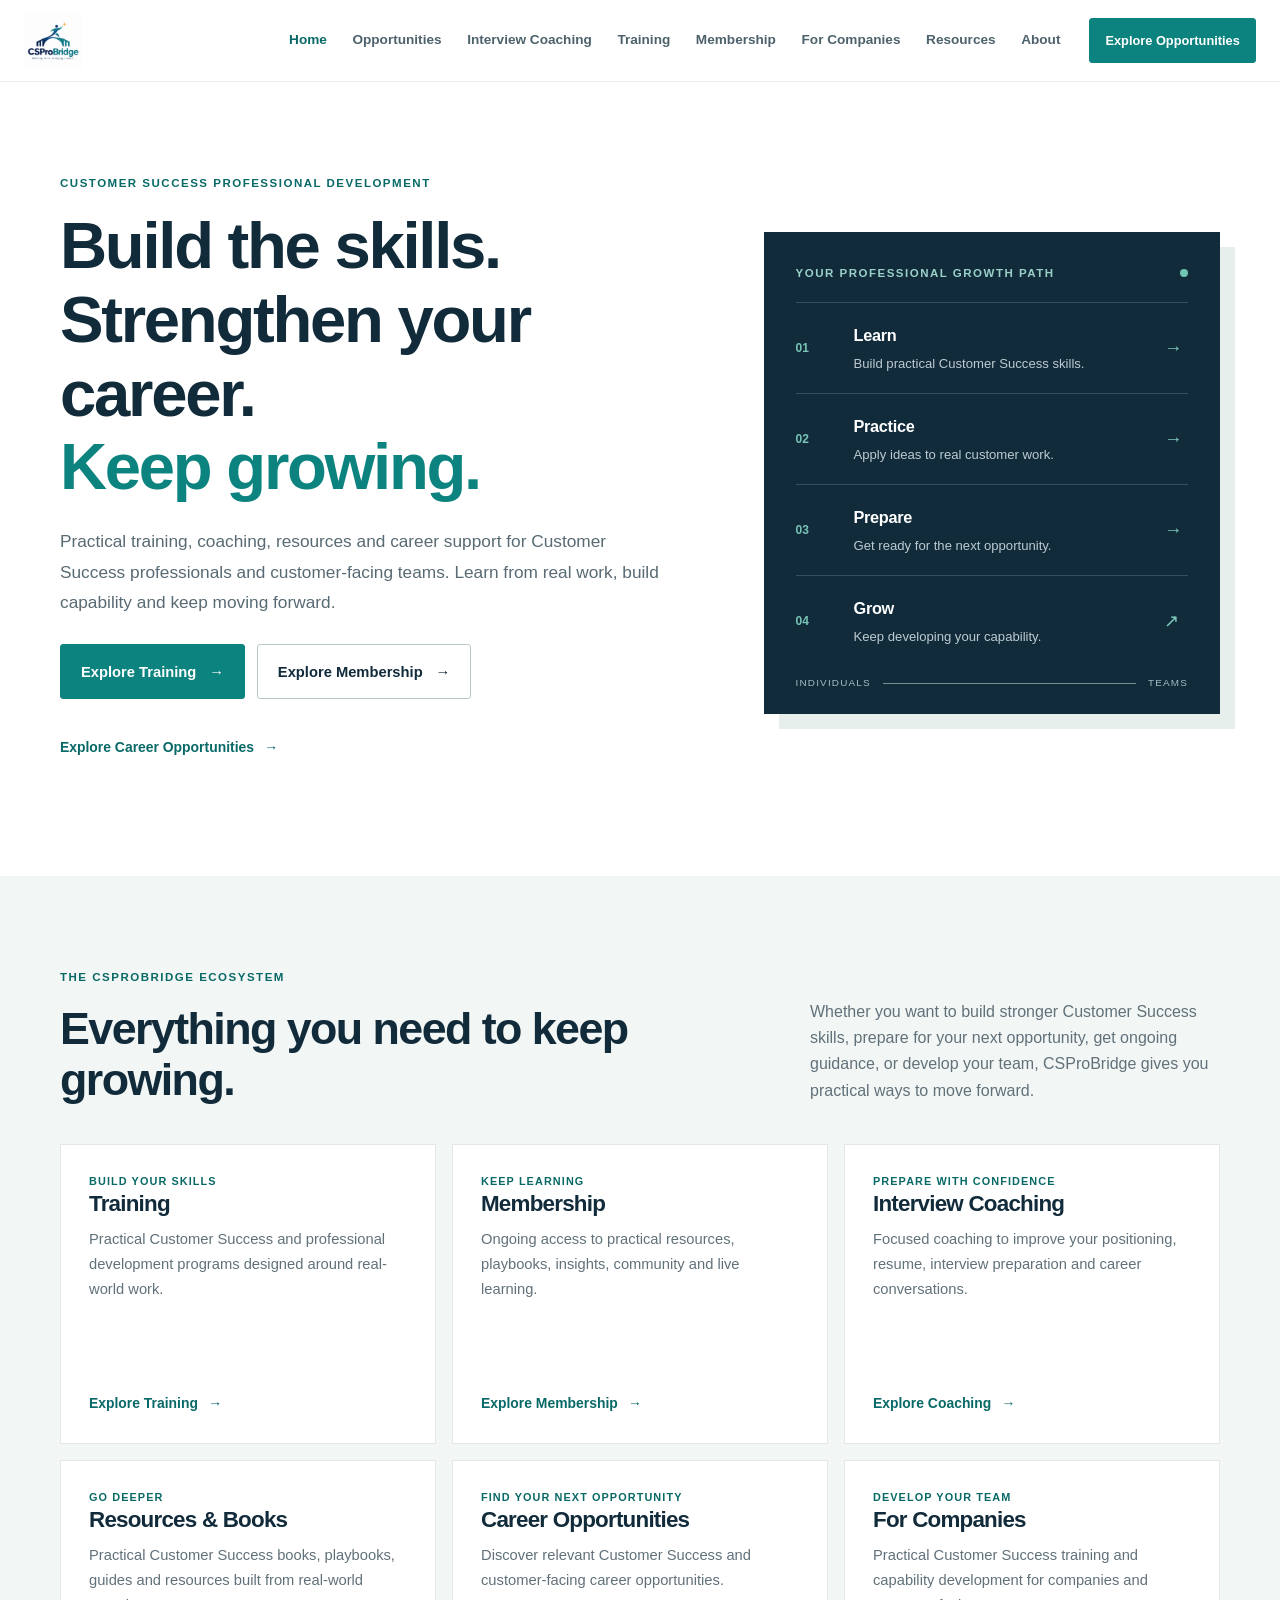
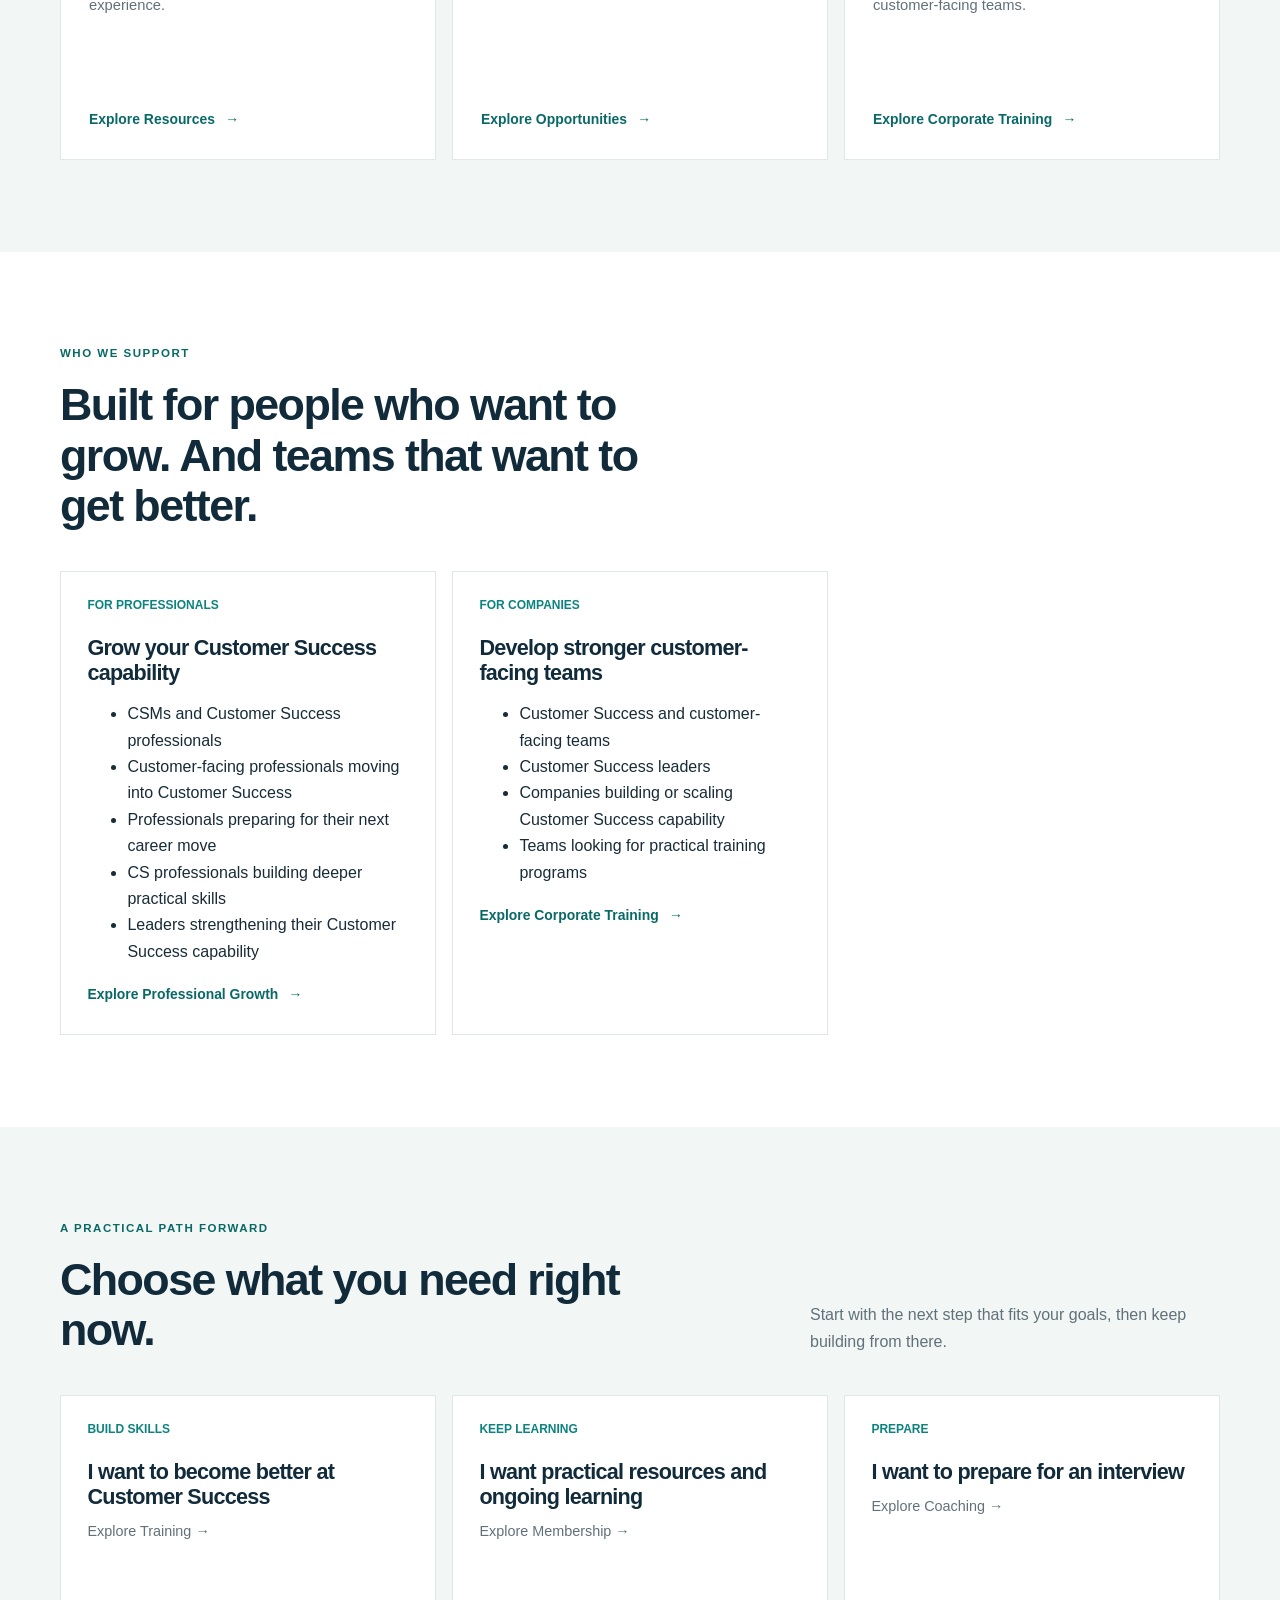
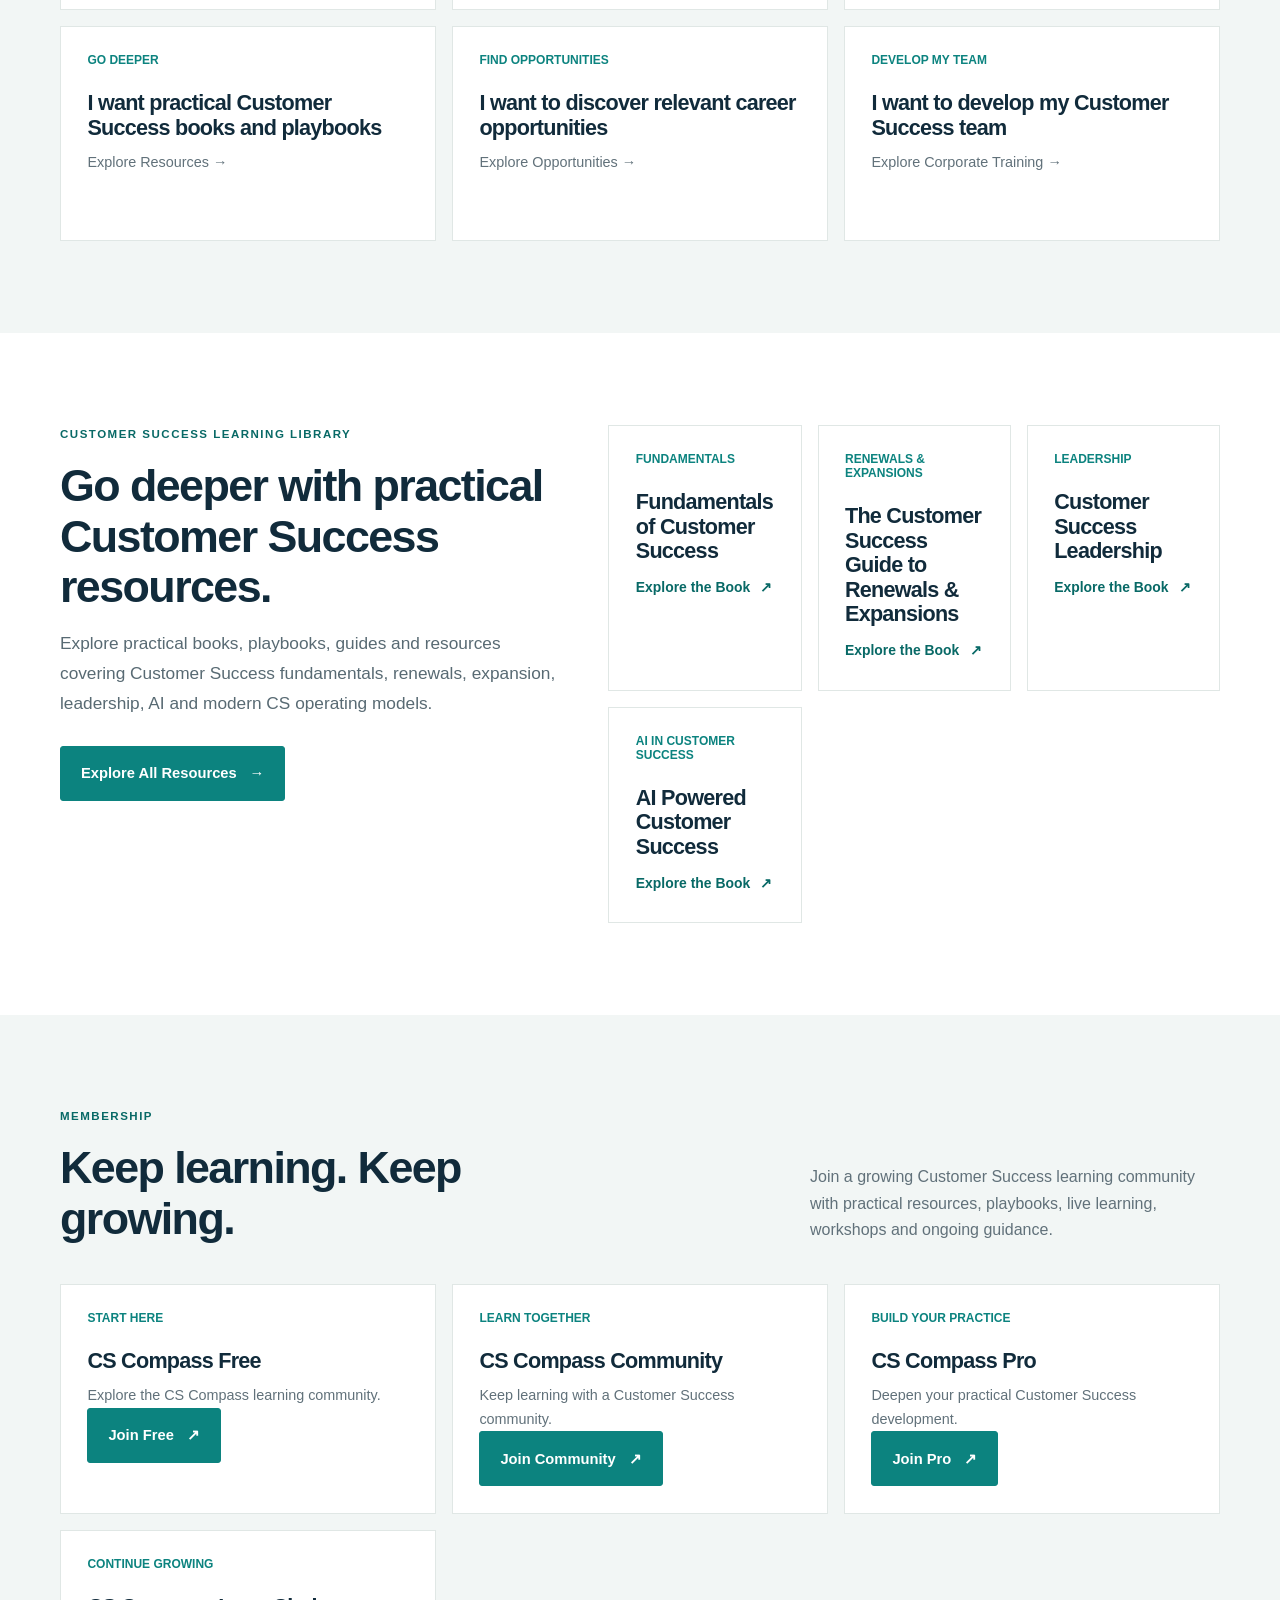
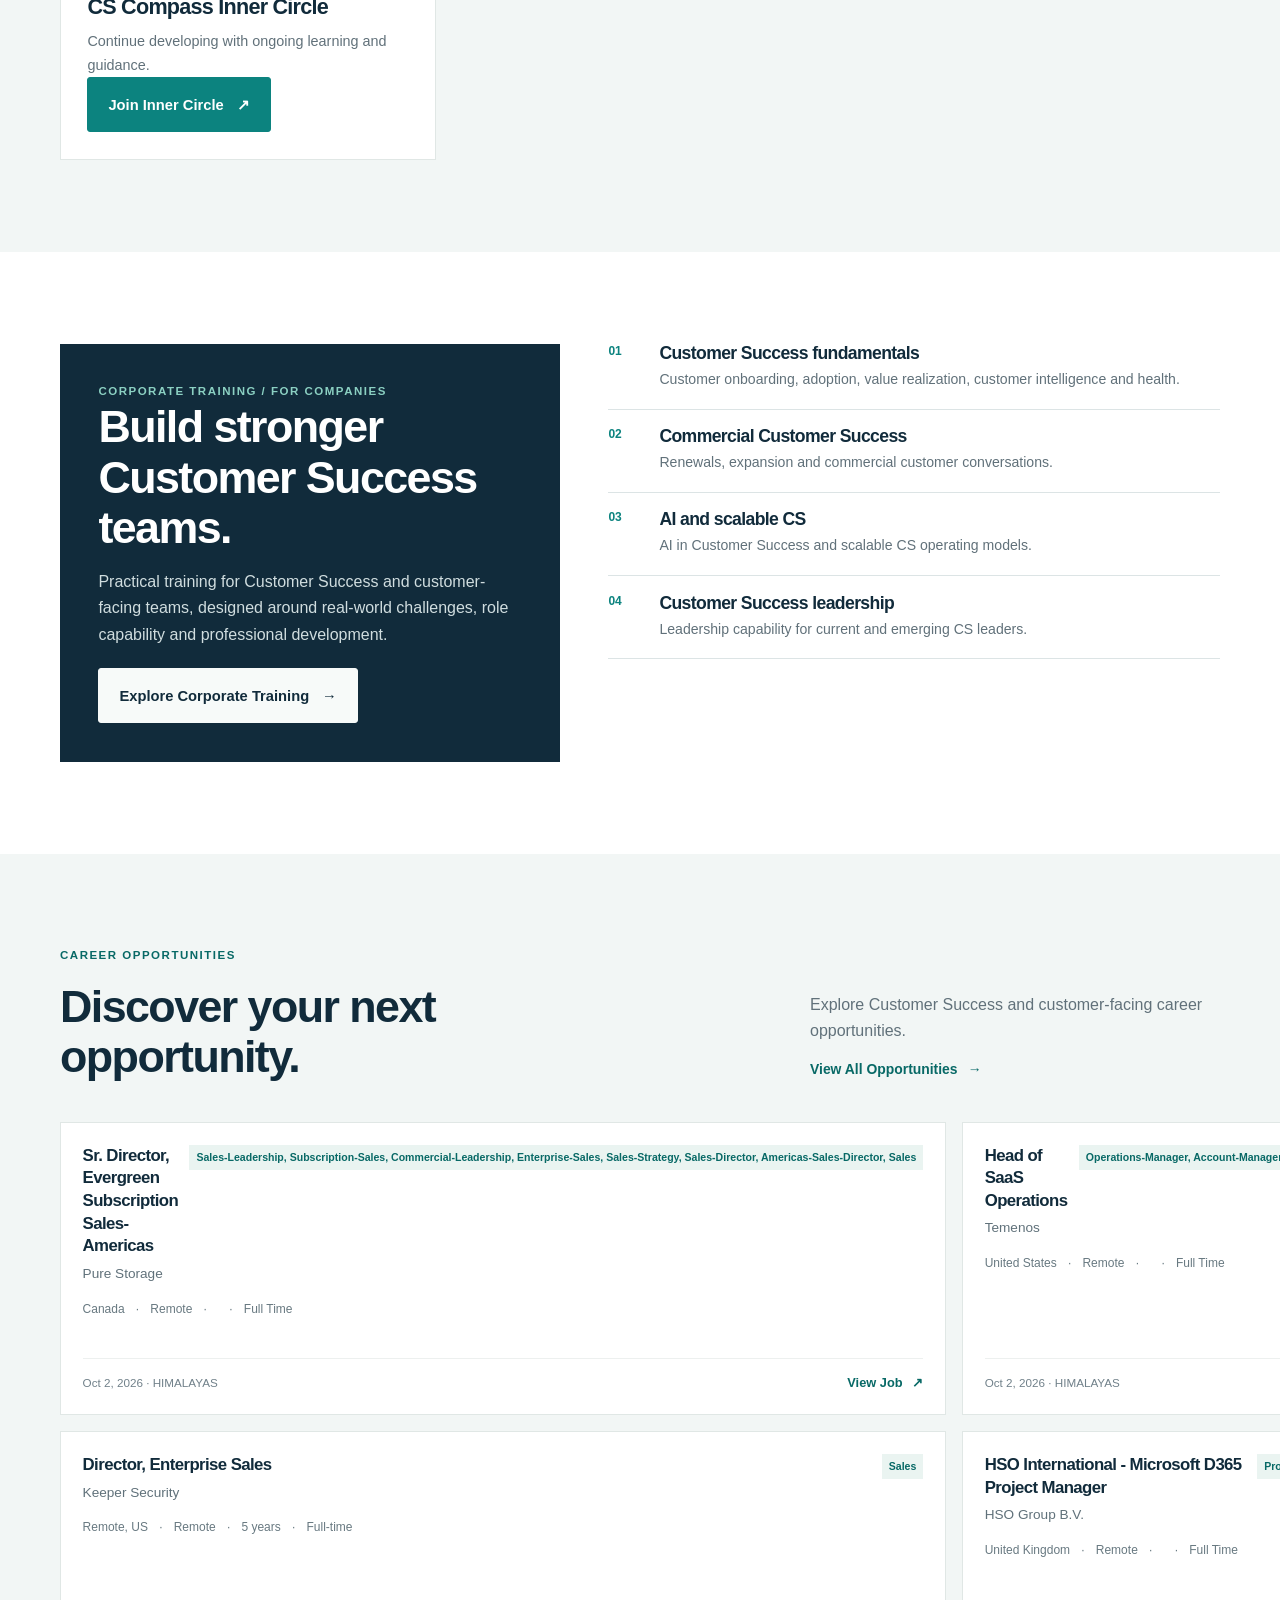
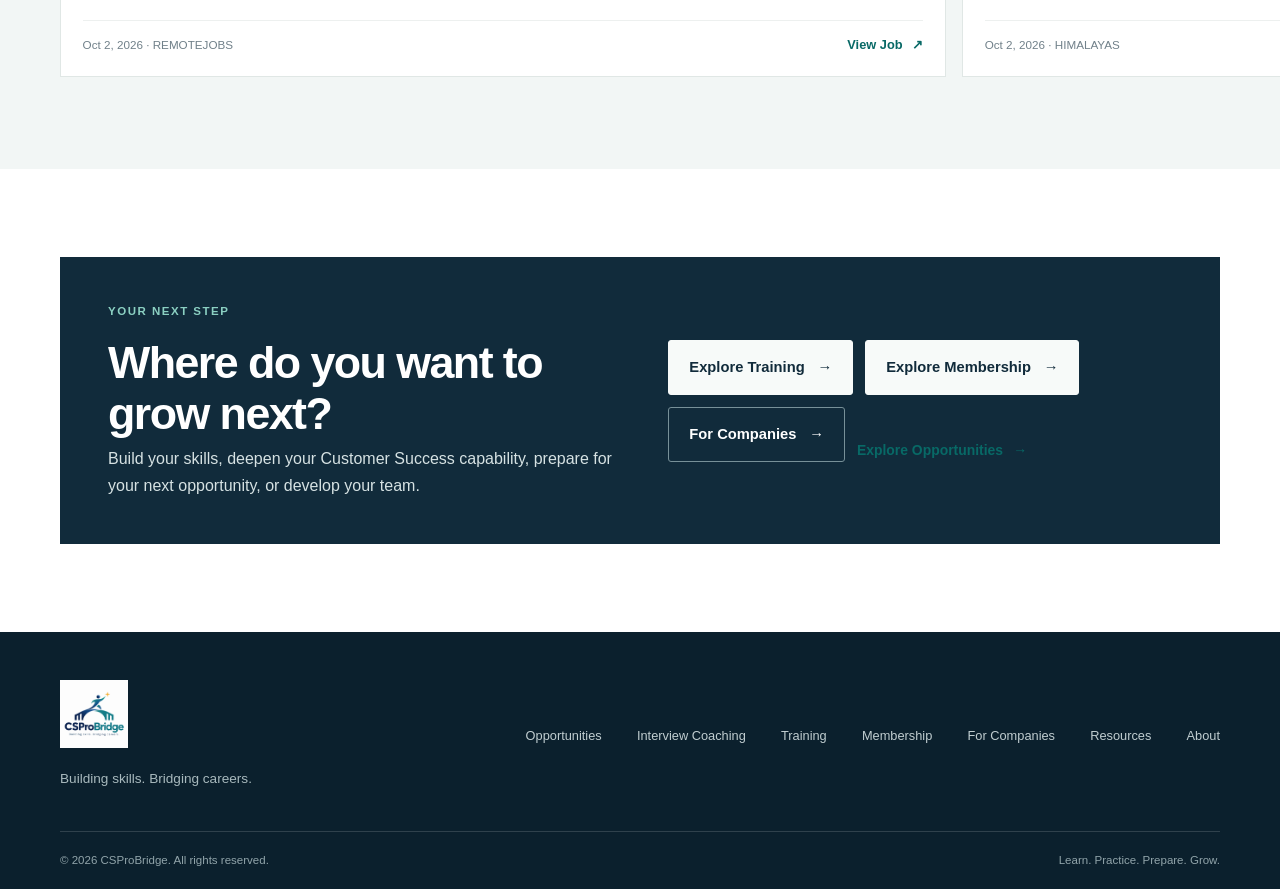
<file: index.html>
<!doctype html>
<html lang="en">
<head>
  <meta charset="utf-8">
  <meta name="viewport" content="width=device-width, initial-scale=1">
  <meta name="description" content="Practical Customer Success training, coaching, resources and career support for professionals and customer-facing teams.">
  <title>CSProBridge | Learn. Practice. Prepare. Grow.</title>
  <link rel="stylesheet" href="css/styles.css">
  <script src="js/main.js" defer></script>
  <script src="js/opportunities.js" defer></script>
</head>
<body>
  <a class="skip-link" href="#main">Skip to content</a>
  <header class="site-header"><div class="header-inner">
    <a class="brand" href="index.html"><img src="assets/images/csprobridge-logo.png" alt="CSProBridge"></a>
    <button class="menu-toggle" type="button" aria-expanded="false" aria-controls="primary-nav"><span class="sr-only">Open navigation</span><span></span><span></span><span></span></button>
    <nav class="primary-nav" id="primary-nav" aria-label="Main navigation">
      <a class="active" href="index.html" aria-current="page">Home</a><a href="opportunities.html">Opportunities</a><a href="interview-coaching.html">Interview Coaching</a><a href="training.html">Training</a><a href="membership.html">Membership</a><a href="companies.html">For Companies</a><a href="resources.html">Resources</a><a href="about.html">About</a>
      <a class="button button-small nav-cta" href="opportunities.html">Explore Opportunities</a>
    </nav>
  </div></header>
  <main id="main">
    <section class="hero wrap">
      <div class="hero-copy">
        <p class="eyebrow">Customer Success professional development</p>
        <h1>Build the skills.<br>Strengthen your career.<br><span>Keep growing.</span></h1>
        <p class="hero-text">Practical training, coaching, resources and career support for Customer Success professionals and customer-facing teams. Learn from real work, build capability and keep moving forward.</p>
        <div class="actions"><a class="button" href="training.html">Explore Training <span aria-hidden="true">→</span></a><a class="button button-outline" href="membership.html">Explore Membership <span aria-hidden="true">→</span></a></div>
        <p class="hero-note"><a class="text-link" href="opportunities.html">Explore Career Opportunities <span aria-hidden="true">→</span></a></p>
      </div>
      <div class="hero-panel" aria-label="The CSProBridge learning and growth path">
        <div class="panel-top"><span class="eyebrow">Your professional growth path</span><span class="panel-dot"></span></div>
        <div class="journey-step"><span class="step-no">01</span><div><strong>Learn</strong><p>Build practical Customer Success skills.</p></div><span class="step-symbol" aria-hidden="true">→</span></div>
        <div class="journey-step"><span class="step-no">02</span><div><strong>Practice</strong><p>Apply ideas to real customer work.</p></div><span class="step-symbol" aria-hidden="true">→</span></div>
        <div class="journey-step"><span class="step-no">03</span><div><strong>Prepare</strong><p>Get ready for the next opportunity.</p></div><span class="step-symbol" aria-hidden="true">→</span></div>
        <div class="journey-step"><span class="step-no">04</span><div><strong>Grow</strong><p>Keep developing your capability.</p></div><span class="step-symbol" aria-hidden="true">↗</span></div>
        <div class="panel-foot"><span>Individuals</span><span class="bridge-rule"></span><span>Teams</span></div>
      </div>
    </section>

    <section class="section section-soft"><div class="wrap">
      <div class="section-heading"><div><p class="eyebrow">The CSProBridge ecosystem</p><h2>Everything you need to keep growing.</h2></div><p>Whether you want to build stronger Customer Success skills, prepare for your next opportunity, get ongoing guidance, or develop your team, CSProBridge gives you practical ways to move forward.</p></div>
      <div class="pillar-grid">
        <article class="pillar-card"><div class="card-index">BUILD YOUR SKILLS</div><h3>Training</h3><p>Practical Customer Success and professional development programs designed around real-world work.</p><a class="text-link" href="training.html">Explore Training <span aria-hidden="true">→</span></a></article>
        <article class="pillar-card"><div class="card-index">KEEP LEARNING</div><h3>Membership</h3><p>Ongoing access to practical resources, playbooks, insights, community and live learning.</p><a class="text-link" href="membership.html">Explore Membership <span aria-hidden="true">→</span></a></article>
        <article class="pillar-card"><div class="card-index">PREPARE WITH CONFIDENCE</div><h3>Interview Coaching</h3><p>Focused coaching to improve your positioning, resume, interview preparation and career conversations.</p><a class="text-link" href="interview-coaching.html">Explore Coaching <span aria-hidden="true">→</span></a></article>
        <article class="pillar-card"><div class="card-index">GO DEEPER</div><h3>Resources &amp; Books</h3><p>Practical Customer Success books, playbooks, guides and resources built from real-world experience.</p><a class="text-link" href="resources.html">Explore Resources <span aria-hidden="true">→</span></a></article>
        <article class="pillar-card"><div class="card-index">FIND YOUR NEXT OPPORTUNITY</div><h3>Career Opportunities</h3><p>Discover relevant Customer Success and customer-facing career opportunities.</p><a class="text-link" href="opportunities.html">Explore Opportunities <span aria-hidden="true">→</span></a></article>
        <article class="pillar-card"><div class="card-index">DEVELOP YOUR TEAM</div><h3>For Companies</h3><p>Practical Customer Success training and capability development for companies and customer-facing teams.</p><a class="text-link" href="companies.html">Explore Corporate Training <span aria-hidden="true">→</span></a></article>
      </div>
    </div></section>

    <section class="section wrap">
      <div class="section-heading"><div><p class="eyebrow">Who we support</p><h2>Built for people who want to grow. And teams that want to get better.</h2></div></div>
      <div class="service-grid">
        <article class="service-card"><span>FOR PROFESSIONALS</span><h3>Grow your Customer Success capability</h3><ul><li>CSMs and Customer Success professionals</li><li>Customer-facing professionals moving into Customer Success</li><li>Professionals preparing for their next career move</li><li>CS professionals building deeper practical skills</li><li>Leaders strengthening their Customer Success capability</li></ul><a class="text-link" href="training.html">Explore Professional Growth <span aria-hidden="true">→</span></a></article>
        <article class="service-card"><span>FOR COMPANIES</span><h3>Develop stronger customer-facing teams</h3><ul><li>Customer Success and customer-facing teams</li><li>Customer Success leaders</li><li>Companies building or scaling Customer Success capability</li><li>Teams looking for practical training programs</li></ul><a class="text-link" href="companies.html">Explore Corporate Training <span aria-hidden="true">→</span></a></article>
      </div>
    </section>

    <section class="section section-soft"><div class="wrap">
      <div class="section-heading"><div><p class="eyebrow">A practical path forward</p><h2>Choose what you need right now.</h2></div><p>Start with the next step that fits your goals, then keep building from there.</p></div>
      <div class="service-grid">
        <a class="service-card" href="training.html"><span>BUILD SKILLS</span><h3>I want to become better at Customer Success</h3><p>Explore Training <span aria-hidden="true">→</span></p></a>
        <a class="service-card" href="membership.html"><span>KEEP LEARNING</span><h3>I want practical resources and ongoing learning</h3><p>Explore Membership <span aria-hidden="true">→</span></p></a>
        <a class="service-card" href="interview-coaching.html"><span>PREPARE</span><h3>I want to prepare for an interview</h3><p>Explore Coaching <span aria-hidden="true">→</span></p></a>
        <a class="service-card" href="resources.html"><span>GO DEEPER</span><h3>I want practical Customer Success books and playbooks</h3><p>Explore Resources <span aria-hidden="true">→</span></p></a>
        <a class="service-card" href="opportunities.html"><span>FIND OPPORTUNITIES</span><h3>I want to discover relevant career opportunities</h3><p>Explore Opportunities <span aria-hidden="true">→</span></p></a>
        <a class="service-card" href="companies.html"><span>DEVELOP MY TEAM</span><h3>I want to develop my Customer Success team</h3><p>Explore Corporate Training <span aria-hidden="true">→</span></p></a>
      </div>
    </div></section>

    <section class="section wrap"><div class="company-layout">
      <div><p class="eyebrow">Customer Success learning library</p><h2>Go deeper with practical Customer Success resources.</h2><p class="hero-text">Explore practical books, playbooks, guides and resources covering Customer Success fundamentals, renewals, expansion, leadership, AI and modern CS operating models.</p><a class="button" href="resources.html">Explore All Resources <span aria-hidden="true">→</span></a></div>
      <div class="service-grid">
        <article class="service-card"><span>FUNDAMENTALS</span><h3>Fundamentals of Customer Success</h3><a class="text-link" href="https://topmate.io/karthickjl/1568576" target="_blank" rel="noopener noreferrer">Explore the Book <span aria-hidden="true">↗</span></a></article>
        <article class="service-card"><span>RENEWALS &amp; EXPANSIONS</span><h3>The Customer Success Guide to Renewals &amp; Expansions</h3><a class="text-link" href="https://topmate.io/karthickjl/1744084" target="_blank" rel="noopener noreferrer">Explore the Book <span aria-hidden="true">↗</span></a></article>
        <article class="service-card"><span>LEADERSHIP</span><h3>Customer Success Leadership</h3><a class="text-link" href="https://topmate.io/karthickjl/1628465" target="_blank" rel="noopener noreferrer">Explore the Book <span aria-hidden="true">↗</span></a></article>
        <article class="service-card"><span>AI IN CUSTOMER SUCCESS</span><h3>AI Powered Customer Success</h3><a class="text-link" href="https://topmate.io/karthickjl/2012513" target="_blank" rel="noopener noreferrer">Explore the Book <span aria-hidden="true">↗</span></a></article>
      </div>
    </div></section>

    <section class="section section-soft"><div class="wrap">
      <div class="section-heading"><div><p class="eyebrow">Membership</p><h2>Keep learning. Keep growing.</h2></div><p>Join a growing Customer Success learning community with practical resources, playbooks, live learning, workshops and ongoing guidance.</p></div>
      <div class="service-grid">
        <article class="service-card"><span>START HERE</span><h3>CS Compass Free</h3><p>Explore the CS Compass learning community.</p><a class="button" href="https://topmate.io/karthickjl/membership/203" target="_blank" rel="noopener noreferrer">Join Free <span aria-hidden="true">↗</span></a></article>
        <article class="service-card"><span>LEARN TOGETHER</span><h3>CS Compass Community</h3><p>Keep learning with a Customer Success community.</p><a class="button" href="https://topmate.io/karthickjl/membership/200" target="_blank" rel="noopener noreferrer">Join Community <span aria-hidden="true">↗</span></a></article>
        <article class="service-card"><span>BUILD YOUR PRACTICE</span><h3>CS Compass Pro</h3><p>Deepen your practical Customer Success development.</p><a class="button" href="https://topmate.io/karthickjl/membership/201" target="_blank" rel="noopener noreferrer">Join Pro <span aria-hidden="true">↗</span></a></article>
        <article class="service-card"><span>CONTINUE GROWING</span><h3>CS Compass Inner Circle</h3><p>Continue developing with ongoing learning and guidance.</p><a class="button" href="https://topmate.io/karthickjl/membership/202" target="_blank" rel="noopener noreferrer">Join Inner Circle <span aria-hidden="true">↗</span></a></article>
      </div>
    </div></section>

    <section class="section wrap"><div class="company-layout">
      <div class="company-callout"><p class="eyebrow">Corporate training / For Companies</p><h2 style="color:#fff">Build stronger Customer Success teams.</h2><p>Practical training for Customer Success and customer-facing teams, designed around real-world challenges, role capability and professional development.</p><p style="margin-top:1.25rem"><a class="button button-light" href="companies.html">Explore Corporate Training <span aria-hidden="true">→</span></a></p></div>
      <div class="company-points">
        <article><span>01</span><div><h3>Customer Success fundamentals</h3><p>Customer onboarding, adoption, value realization, customer intelligence and health.</p></div></article>
        <article><span>02</span><div><h3>Commercial Customer Success</h3><p>Renewals, expansion and commercial customer conversations.</p></div></article>
        <article><span>03</span><div><h3>AI and scalable CS</h3><p>AI in Customer Success and scalable CS operating models.</p></div></article>
        <article><span>04</span><div><h3>Customer Success leadership</h3><p>Leadership capability for current and emerging CS leaders.</p></div></article>
      </div>
    </div></section>

    <section class="section section-soft"><div class="wrap">
      <div class="section-heading"><div><p class="eyebrow">Career opportunities</p><h2>Discover your next opportunity.</h2></div><div><p>Explore Customer Success and customer-facing career opportunities.</p><a class="text-link" href="opportunities.html">View All Opportunities <span aria-hidden="true">→</span></a></div></div>
      <div class="job-grid" data-featured-jobs><p class="loading-message">Loading opportunities…</p></div>
    </div></section>

    <section class="closing-cta wrap"><div><p class="eyebrow">Your next step</p><h2>Where do you want to grow next?</h2><p>Build your skills, deepen your Customer Success capability, prepare for your next opportunity, or develop your team.</p></div><div class="actions"><a class="button button-light" href="training.html">Explore Training <span aria-hidden="true">→</span></a><a class="button button-light" href="membership.html">Explore Membership <span aria-hidden="true">→</span></a><a class="button button-outline" href="companies.html">For Companies <span aria-hidden="true">→</span></a><a class="text-link" href="opportunities.html">Explore Opportunities <span aria-hidden="true">→</span></a></div></section>
  </main>
  <footer class="site-footer"><div class="wrap"><div class="footer-main"><div class="footer-brand"><a class="brand brand-light" href="index.html"><img src="assets/images/csprobridge-logo.png" alt="CSProBridge"></a><p>Building skills. Bridging careers.</p></div><div class="footer-links"><a href="opportunities.html">Opportunities</a><a href="interview-coaching.html">Interview Coaching</a><a href="training.html">Training</a><a href="membership.html">Membership</a><a href="companies.html">For Companies</a><a href="resources.html">Resources</a><a href="about.html">About</a></div></div><div class="footer-bottom"><span>© 2026 CSProBridge. All rights reserved.</span><span>Learn. Practice. Prepare. Grow.</span></div></div></footer>
</body></html>
</file>
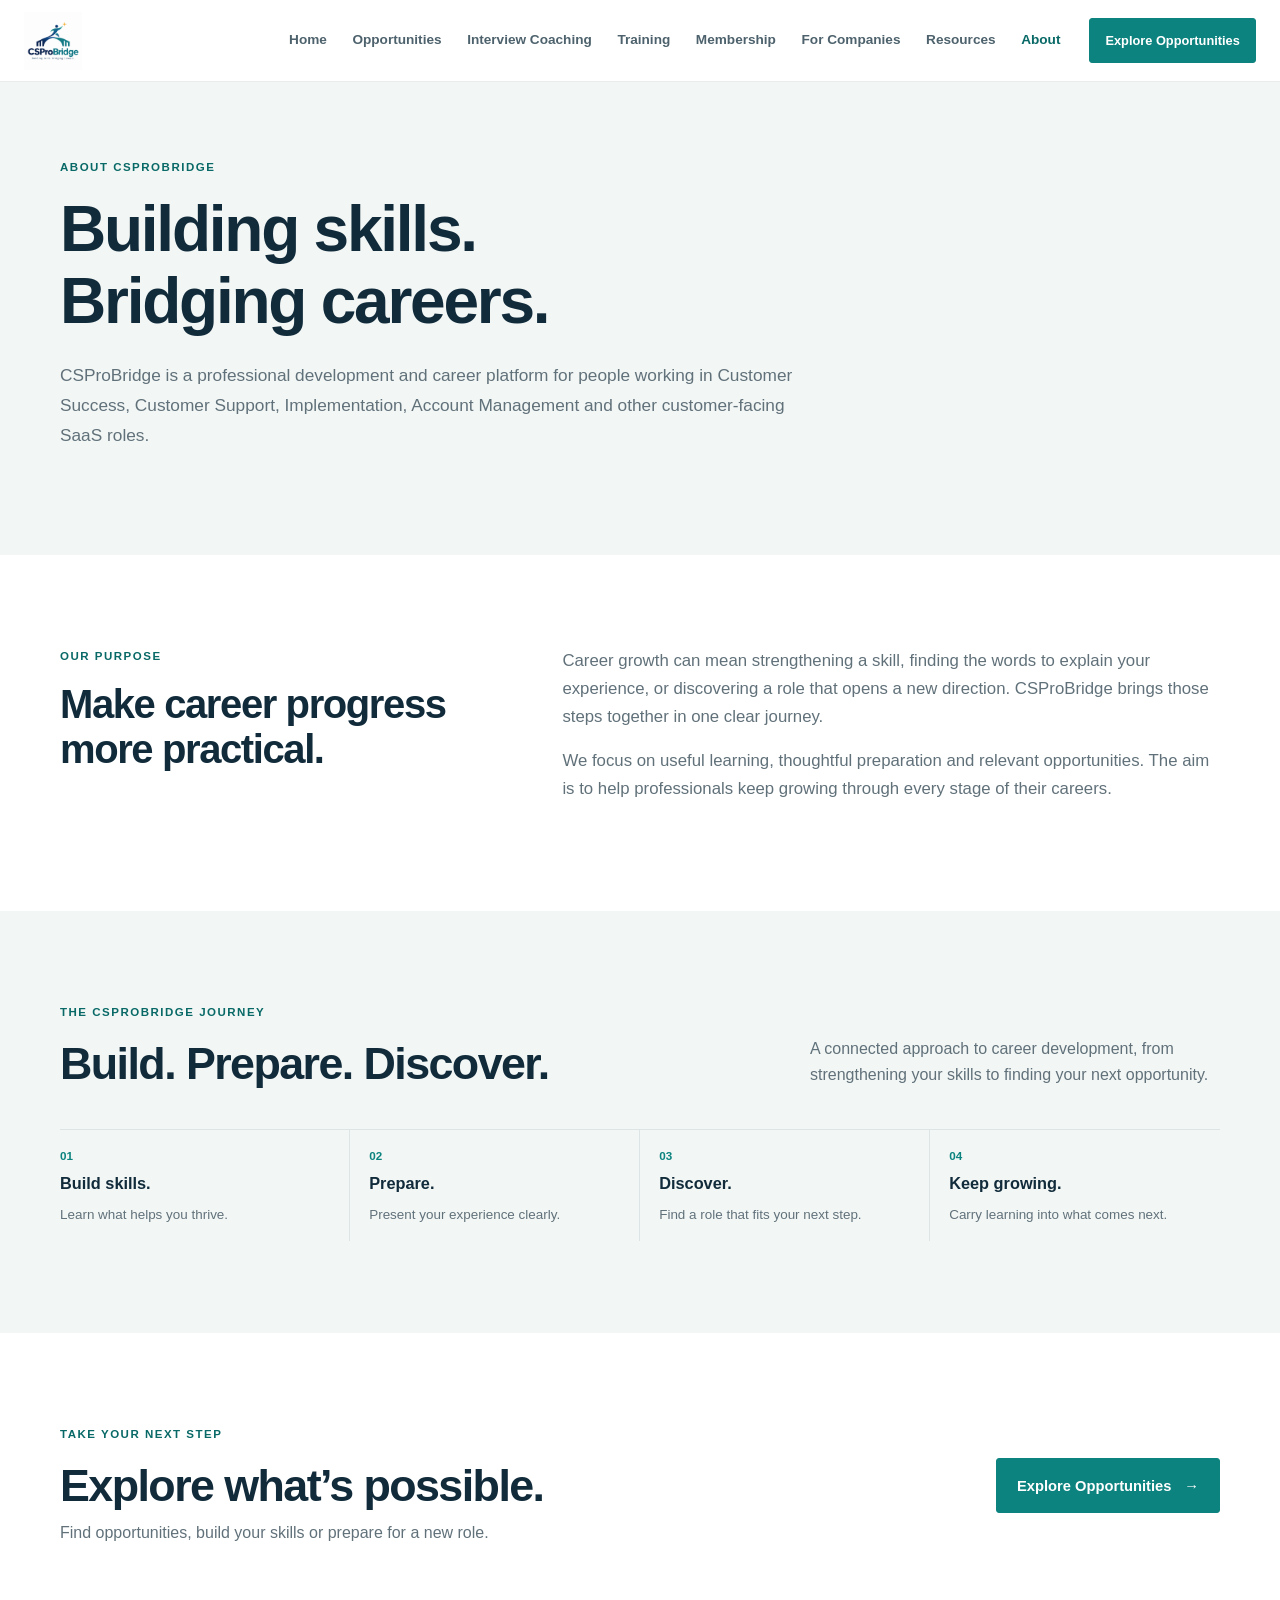
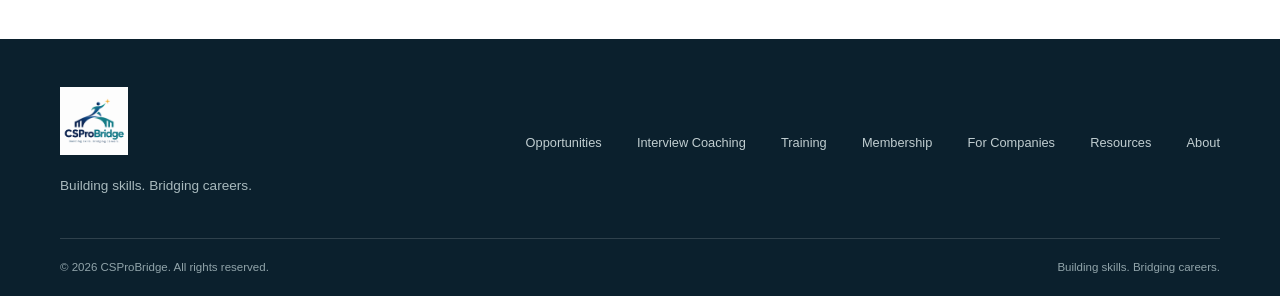
<file: about.html>
<!doctype html><html lang="en"><head><meta charset="utf-8"><meta name="viewport" content="width=device-width, initial-scale=1"><meta name="description" content="Learn about CSProBridge and our practical approach to career development."><title>About | CSProBridge</title><link rel="stylesheet" href="css/styles.css"><script src="js/main.js" defer></script></head><body><a class="skip-link" href="#main">Skip to content</a><header class="site-header"><div class="header-inner"><a class="brand" href="index.html"><img src="assets/images/csprobridge-logo.png" alt="CSProBridge"></a><button class="menu-toggle" type="button" aria-expanded="false" aria-controls="primary-nav"><span class="sr-only">Open navigation</span><span></span><span></span><span></span></button><nav class="primary-nav" id="primary-nav" aria-label="Main navigation"><a href="index.html">Home</a><a href="opportunities.html">Opportunities</a><a href="interview-coaching.html">Interview Coaching</a><a href="training.html">Training</a><a href="membership.html">Membership</a><a href="companies.html">For Companies</a><a href="resources.html">Resources</a><a class="active" href="about.html">About</a><a class="button button-small nav-cta" href="opportunities.html">Explore Opportunities</a></nav></div></header><main id="main"><section class="page-hero"><div class="wrap"><p class="eyebrow">About CSProBridge</p><h1>Building skills.<br>Bridging careers.</h1><p>CSProBridge is a professional development and career platform for people working in Customer Success, Customer Support, Implementation, Account Management and other customer-facing SaaS roles.</p></div></section><section class="section wrap about-content"><div><p class="eyebrow">Our purpose</p><h2>Make career progress more practical.</h2></div><div><p>Career growth can mean strengthening a skill, finding the words to explain your experience, or discovering a role that opens a new direction. CSProBridge brings those steps together in one clear journey.</p><p>We focus on useful learning, thoughtful preparation and relevant opportunities. The aim is to help professionals keep growing through every stage of their careers.</p></div></section><section class="section section-soft"><div class="wrap"><div class="section-heading"><div><p class="eyebrow">The CSProBridge journey</p><h2>Build. Prepare. Discover.</h2></div><p>A connected approach to career development, from strengthening your skills to finding your next opportunity.</p></div><div class="journey-list journey-horizontal"><div><span>01</span><strong>Build skills.</strong><small>Learn what helps you thrive.</small></div><div><span>02</span><strong>Prepare.</strong><small>Present your experience clearly.</small></div><div><span>03</span><strong>Discover.</strong><small>Find a role that fits your next step.</small></div><div><span>04</span><strong>Keep growing.</strong><small>Carry learning into what comes next.</small></div></div></div></section><section class="section wrap"><div class="inline-cta"><div><p class="eyebrow">Take your next step</p><h2>Explore what’s possible.</h2><p>Find opportunities, build your skills or prepare for a new role.</p></div><a class="button" href="opportunities.html">Explore Opportunities <span aria-hidden="true">→</span></a></div></section></main><footer class="site-footer"><div class="wrap"><div class="footer-main"><div class="footer-brand"><a class="brand brand-light" href="index.html"><img src="assets/images/csprobridge-logo.png" alt="CSProBridge"></a><p>Building skills. Bridging careers.</p></div><div class="footer-links"><a href="opportunities.html">Opportunities</a><a href="interview-coaching.html">Interview Coaching</a><a href="training.html">Training</a><a href="membership.html">Membership</a><a href="companies.html">For Companies</a><a href="resources.html">Resources</a><a href="about.html">About</a></div></div><div class="footer-bottom"><span>© 2026 CSProBridge. All rights reserved.</span><span>Building skills. Bridging careers.</span></div></div></footer></body></html>
</file>
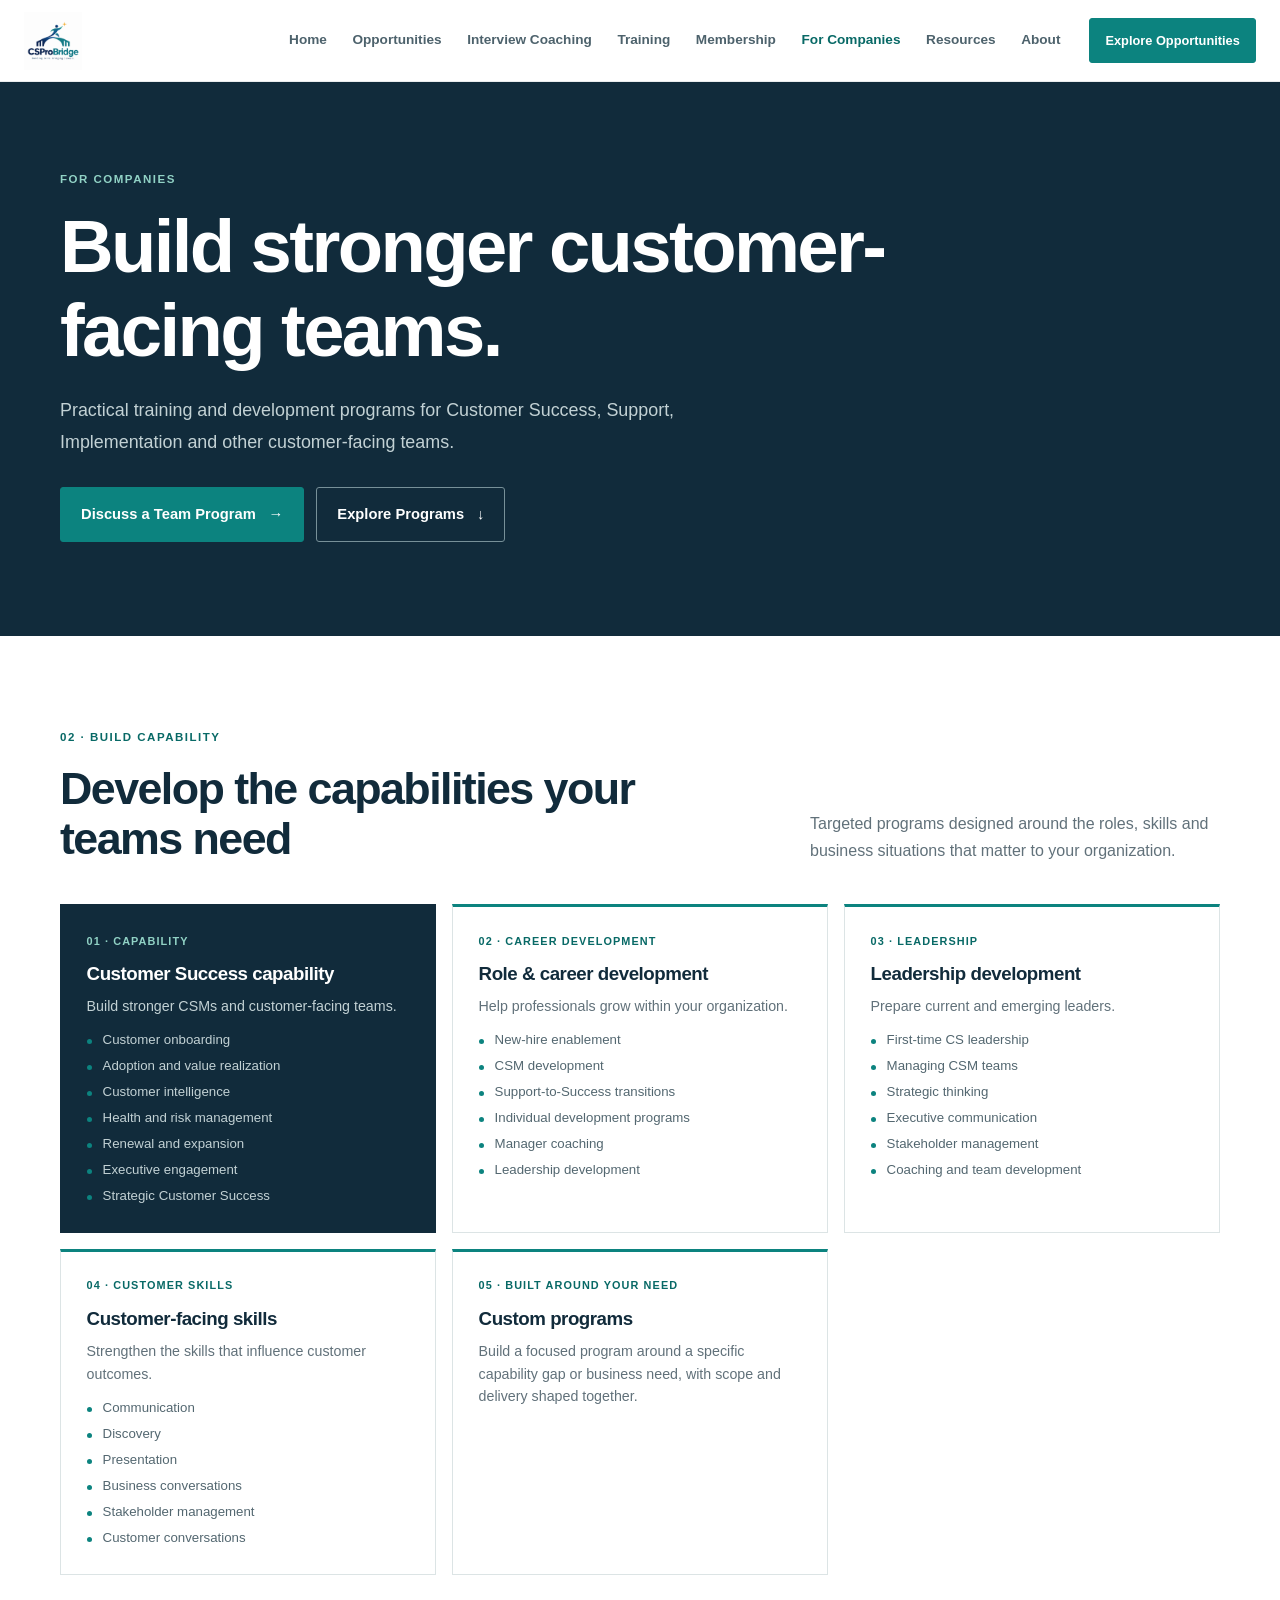
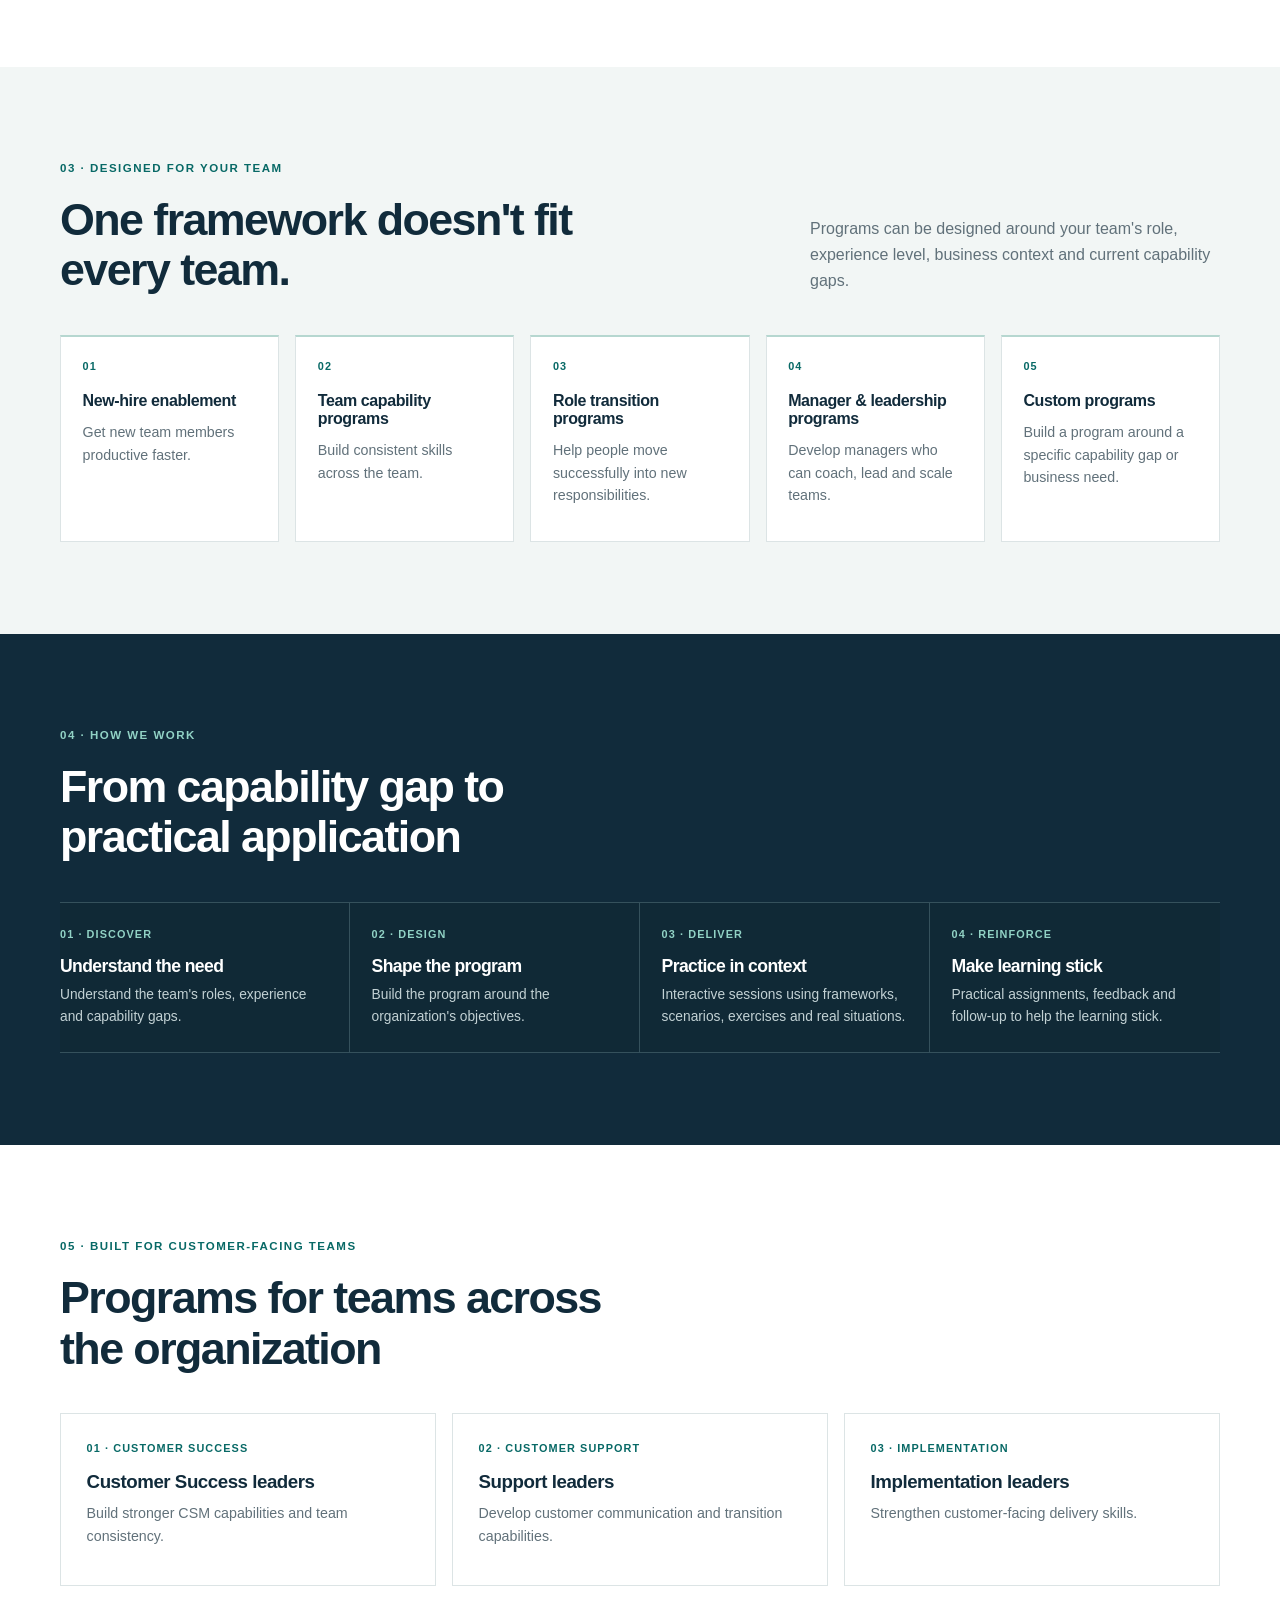
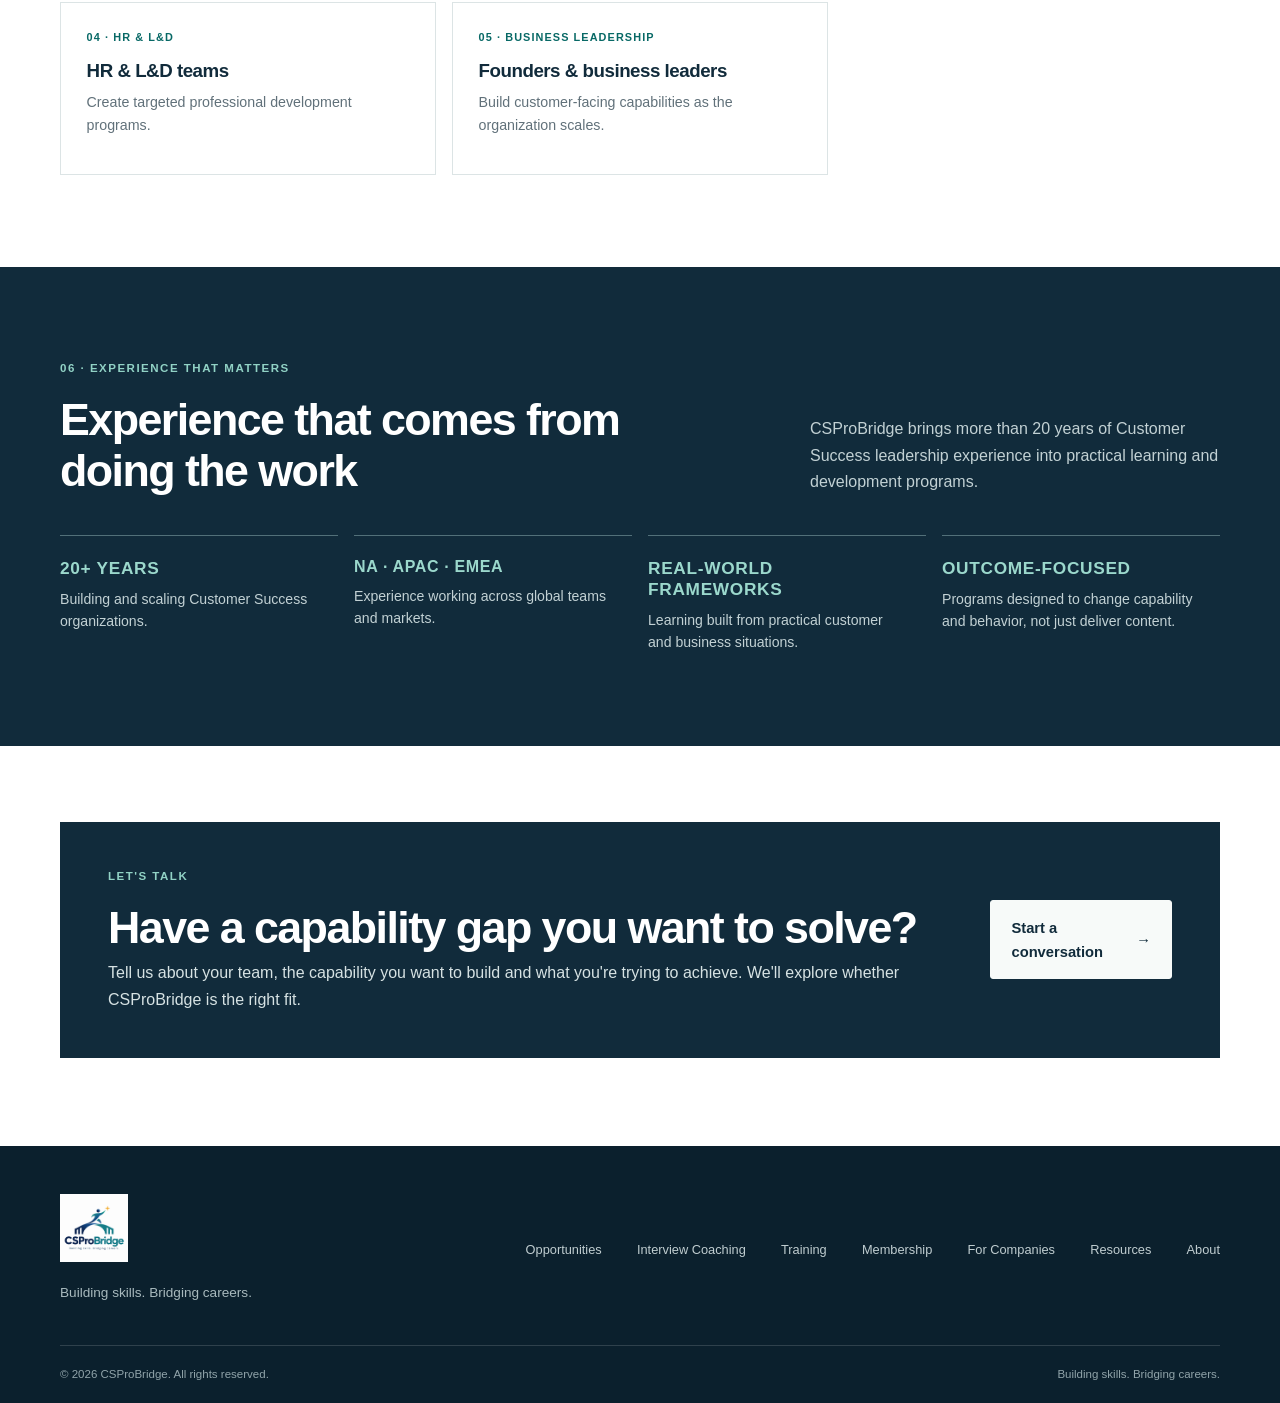
<file: companies.html>
<!doctype html>
<html lang="en">
<head>
  <meta charset="utf-8"><meta name="viewport" content="width=device-width, initial-scale=1">
  <meta name="description" content="Practical training and capability development for Customer Success, Support, Implementation and other customer-facing teams.">
  <title>For Companies | CSProBridge</title><link rel="stylesheet" href="css/styles.css"><script src="js/main.js" defer></script>
  <style>
    .b2b-hero{background:var(--navy);color:#d3e0e2;padding:88px 0 94px}
    .b2b-hero .eyebrow,.b2b-proof .eyebrow,.b2b-final .eyebrow{color:#91d2c5}
    .b2b-hero h1{color:#fff;max-width:850px}
    .b2b-hero p:not(.eyebrow){max-width:730px;color:#c2d1d4;font-size:1.12rem;line-height:1.75;margin-bottom:1.8rem}
    .b2b-hero .button-outline{color:#fff;border-color:#779098}
    .b2b-hero .button-outline:hover{border-color:var(--teal)}
    .b2b-card-grid{display:grid;grid-template-columns:repeat(3,minmax(0,1fr));gap:1rem}
    .b2b-card{background:#fff;border:1px solid var(--line);padding:1.6rem;min-width:0}
    .b2b-card h3{font-size:1.17rem;letter-spacing:-.025em;margin:.3rem 0 .65rem}
    .b2b-card p{color:var(--muted);font-size:.89rem;line-height:1.6;margin:0 0 .75rem}
    .b2b-card ul{list-style:none;padding:0;margin:.8rem 0 0;display:grid;gap:.38rem;color:#536770;font-size:.83rem;line-height:1.5}
    .b2b-card li{padding-left:1rem;position:relative}
    .b2b-card li:before{content:"";position:absolute;left:0;top:.65em;width:5px;height:5px;background:var(--teal);border-radius:50%}
    .b2b-card .card-index{display:block;margin-bottom:.8rem}
    .capability-grid .b2b-card{min-height:310px;border-top:3px solid var(--teal)}
    .capability-grid .b2b-card:first-child{background:var(--navy);border-color:var(--navy);color:#d3e0e2}
    .capability-grid .b2b-card:first-child h3{color:#fff}
    .capability-grid .b2b-card:first-child .card-index{color:#91d2c5}
    .capability-grid .b2b-card:first-child p,.capability-grid .b2b-card:first-child ul{color:#c2d1d4}
    .program-grid{grid-template-columns:repeat(5,minmax(0,1fr))}
    .program-grid .b2b-card{min-height:205px;background:#fff;border-top:2px solid #b6d7d0;padding:1.35rem}
    .program-grid h3{font-size:1rem}
    .program-grid .card-index{margin-bottom:1rem}
    .engagement{display:grid;grid-template-columns:repeat(4,minmax(0,1fr));gap:0;border-block:1px solid #35515c;background:#102936}
    .engagement-step{padding:1.45rem 1.35rem 1.5rem;border-right:1px solid #35515c;position:relative}
    .engagement-step:first-child{padding-left:0}
    .engagement-step:last-child{border:0}
    .engagement-step .card-index{display:block;color:#91d2c5;margin-bottom:.8rem}
    .engagement-step h3{color:#fff;font-size:1.1rem;margin-bottom:.45rem}
    .engagement-step p{color:#c2d1d4;font-size:.86rem;line-height:1.6;margin:0}
    .b2b-proof{background:var(--navy);color:#d3e0e2}
    .b2b-proof h2{color:#fff}
    .b2b-proof .section-heading>p{color:#c2d1d4}
    .proof-grid{display:grid;grid-template-columns:repeat(4,minmax(0,1fr));gap:1rem}
    .proof-item{border-top:1px solid #527079;padding:1.35rem 1rem 0 0}
    .proof-item strong{display:block;color:#9bd8cc;font:700 1.08rem var(--font-head);letter-spacing:.04em;margin-bottom:.55rem}
    .proof-item:nth-child(2) strong{font-size:1rem}
    .proof-item p{color:#c2d1d4;font-size:.88rem;line-height:1.6;margin:0}
    .b2b-final{margin-top:76px}
    @media(max-width:1000px){.program-grid{grid-template-columns:repeat(3,minmax(0,1fr))}.capability-grid{grid-template-columns:repeat(2,minmax(0,1fr))}}
    @media(max-width:800px){.engagement{grid-template-columns:repeat(2,minmax(0,1fr))}.engagement-step:nth-child(2){border-right:0}.engagement-step:nth-child(3){padding-left:0;border-top:1px solid #35515c}.engagement-step:nth-child(4){border-top:1px solid #35515c}.proof-grid{grid-template-columns:repeat(2,minmax(0,1fr))}}
    @media(max-width:600px){.b2b-hero{padding:58px 0 64px}.b2b-card-grid,.capability-grid,.program-grid{grid-template-columns:1fr}.capability-grid .b2b-card,.program-grid .b2b-card{min-height:0}.engagement{grid-template-columns:1fr}.engagement-step,.engagement-step:first-child,.engagement-step:nth-child(3){padding:1.2rem 0;border-right:0;border-bottom:1px solid #35515c;border-top:0}.engagement-step:last-child{border-bottom:0}.proof-grid{grid-template-columns:1fr 1fr}.proof-item{padding-right:.5rem}.b2b-final{margin-top:50px}}
  </style>
</head>
<body>
<a class="skip-link" href="#main">Skip to content</a>
<header class="site-header"><div class="header-inner"><a class="brand" href="index.html"><img src="assets/images/csprobridge-logo.png" alt="CSProBridge"></a><button class="menu-toggle" type="button" aria-expanded="false" aria-controls="primary-nav"><span class="sr-only">Open navigation</span><span></span><span></span><span></span></button><nav class="primary-nav" id="primary-nav" aria-label="Main navigation"><a href="index.html">Home</a><a href="opportunities.html">Opportunities</a><a href="interview-coaching.html">Interview Coaching</a><a href="training.html">Training</a><a href="membership.html">Membership</a><a class="active" href="companies.html" aria-current="page">For Companies</a><a href="resources.html">Resources</a><a href="about.html">About</a><a class="button button-small nav-cta" href="opportunities.html">Explore Opportunities</a></nav></div></header>
<main id="main">
  <section class="b2b-hero"><div class="wrap"><p class="eyebrow">FOR COMPANIES</p><h1>Build stronger customer-facing teams.</h1><p>Practical training and development programs for Customer Success, Support, Implementation and other customer-facing teams.</p><div class="actions"><a class="button" href="mailto:hello@csprobridge.com?subject=Team%20program%20enquiry">Discuss a Team Program <span aria-hidden="true">→</span></a><a class="button button-outline" href="#programs">Explore Programs <span aria-hidden="true">↓</span></a></div></div></section>
  <section class="section wrap" id="capabilities"><div class="section-heading"><div><p class="eyebrow">02 · BUILD CAPABILITY</p><h2>Develop the capabilities your teams need</h2></div><p>Targeted programs designed around the roles, skills and business situations that matter to your organization.</p></div><div class="b2b-card-grid capability-grid">
    <article class="b2b-card"><span class="card-index">01 · CAPABILITY</span><h3>Customer Success capability</h3><p>Build stronger CSMs and customer-facing teams.</p><ul><li>Customer onboarding</li><li>Adoption and value realization</li><li>Customer intelligence</li><li>Health and risk management</li><li>Renewal and expansion</li><li>Executive engagement</li><li>Strategic Customer Success</li></ul></article>
    <article class="b2b-card"><span class="card-index">02 · CAREER DEVELOPMENT</span><h3>Role &amp; career development</h3><p>Help professionals grow within your organization.</p><ul><li>New-hire enablement</li><li>CSM development</li><li>Support-to-Success transitions</li><li>Individual development programs</li><li>Manager coaching</li><li>Leadership development</li></ul></article>
    <article class="b2b-card"><span class="card-index">03 · LEADERSHIP</span><h3>Leadership development</h3><p>Prepare current and emerging leaders.</p><ul><li>First-time CS leadership</li><li>Managing CSM teams</li><li>Strategic thinking</li><li>Executive communication</li><li>Stakeholder management</li><li>Coaching and team development</li></ul></article>
    <article class="b2b-card"><span class="card-index">04 · CUSTOMER SKILLS</span><h3>Customer-facing skills</h3><p>Strengthen the skills that influence customer outcomes.</p><ul><li>Communication</li><li>Discovery</li><li>Presentation</li><li>Business conversations</li><li>Stakeholder management</li><li>Customer conversations</li></ul></article>
    <article class="b2b-card"><span class="card-index">05 · BUILT AROUND YOUR NEED</span><h3>Custom programs</h3><p>Build a focused program around a specific capability gap or business need, with scope and delivery shaped together.</p></article>
  </div></section>
  <section class="section section-soft" id="programs"><div class="wrap"><div class="section-heading"><div><p class="eyebrow">03 · DESIGNED FOR YOUR TEAM</p><h2>One framework doesn't fit every team.</h2></div><p>Programs can be designed around your team's role, experience level, business context and current capability gaps.</p></div><div class="b2b-card-grid program-grid">
    <article class="b2b-card"><span class="card-index">01</span><h3>New-hire enablement</h3><p>Get new team members productive faster.</p></article><article class="b2b-card"><span class="card-index">02</span><h3>Team capability programs</h3><p>Build consistent skills across the team.</p></article><article class="b2b-card"><span class="card-index">03</span><h3>Role transition programs</h3><p>Help people move successfully into new responsibilities.</p></article><article class="b2b-card"><span class="card-index">04</span><h3>Manager &amp; leadership programs</h3><p>Develop managers who can coach, lead and scale teams.</p></article><article class="b2b-card"><span class="card-index">05</span><h3>Custom programs</h3><p>Build a program around a specific capability gap or business need.</p></article>
  </div></div></section>
  <section class="section b2b-proof"><div class="wrap"><div class="section-heading"><div><p class="eyebrow">04 · HOW WE WORK</p><h2>From capability gap to practical application</h2></div></div><div class="engagement">
    <article class="engagement-step"><span class="card-index">01 · DISCOVER</span><h3>Understand the need</h3><p>Understand the team's roles, experience and capability gaps.</p></article><article class="engagement-step"><span class="card-index">02 · DESIGN</span><h3>Shape the program</h3><p>Build the program around the organization's objectives.</p></article><article class="engagement-step"><span class="card-index">03 · DELIVER</span><h3>Practice in context</h3><p>Interactive sessions using frameworks, scenarios, exercises and real situations.</p></article><article class="engagement-step"><span class="card-index">04 · REINFORCE</span><h3>Make learning stick</h3><p>Practical assignments, feedback and follow-up to help the learning stick.</p></article>
  </div></div></section>
  <section class="section wrap"><div class="section-heading"><div><p class="eyebrow">05 · BUILT FOR CUSTOMER-FACING TEAMS</p><h2>Programs for teams across the organization</h2></div></div><div class="b2b-card-grid">
    <article class="b2b-card"><span class="card-index">01 · CUSTOMER SUCCESS</span><h3>Customer Success leaders</h3><p>Build stronger CSM capabilities and team consistency.</p></article><article class="b2b-card"><span class="card-index">02 · CUSTOMER SUPPORT</span><h3>Support leaders</h3><p>Develop customer communication and transition capabilities.</p></article><article class="b2b-card"><span class="card-index">03 · IMPLEMENTATION</span><h3>Implementation leaders</h3><p>Strengthen customer-facing delivery skills.</p></article><article class="b2b-card"><span class="card-index">04 · HR &amp; L&amp;D</span><h3>HR &amp; L&amp;D teams</h3><p>Create targeted professional development programs.</p></article><article class="b2b-card"><span class="card-index">05 · BUSINESS LEADERSHIP</span><h3>Founders &amp; business leaders</h3><p>Build customer-facing capabilities as the organization scales.</p></article>
  </div></section>
  <section class="section b2b-proof"><div class="wrap"><div class="section-heading"><div><p class="eyebrow">06 · EXPERIENCE THAT MATTERS</p><h2>Experience that comes from doing the work</h2></div><p>CSProBridge brings more than 20 years of Customer Success leadership experience into practical learning and development programs.</p></div><div class="proof-grid">
    <div class="proof-item"><strong>20+ YEARS</strong><p>Building and scaling Customer Success organizations.</p></div><div class="proof-item"><strong>NA · APAC · EMEA</strong><p>Experience working across global teams and markets.</p></div><div class="proof-item"><strong>REAL-WORLD FRAMEWORKS</strong><p>Learning built from practical customer and business situations.</p></div><div class="proof-item"><strong>OUTCOME-FOCUSED</strong><p>Programs designed to change capability and behavior, not just deliver content.</p></div>
  </div></div></section>
  <section class="closing-cta wrap b2b-final"><div><p class="eyebrow">LET'S TALK</p><h2>Have a capability gap you want to solve?</h2><p>Tell us about your team, the capability you want to build and what you're trying to achieve. We'll explore whether CSProBridge is the right fit.</p></div><div class="actions"><a class="button button-light" href="mailto:hello@csprobridge.com?subject=Team%20capability%20enquiry">Start a conversation <span aria-hidden="true">→</span></a></div></section>
</main>
<footer class="site-footer"><div class="wrap"><div class="footer-main"><div class="footer-brand"><a class="brand brand-light" href="index.html"><img src="assets/images/csprobridge-logo.png" alt="CSProBridge"></a><p>Building skills. Bridging careers.</p></div><div class="footer-links"><a href="opportunities.html">Opportunities</a><a href="interview-coaching.html">Interview Coaching</a><a href="training.html">Training</a><a href="membership.html">Membership</a><a href="companies.html">For Companies</a><a href="resources.html">Resources</a><a href="about.html">About</a></div></div><div class="footer-bottom"><span>© 2026 CSProBridge. All rights reserved.</span><span>Building skills. Bridging careers.</span></div></div></footer>
</body></html>
</file>
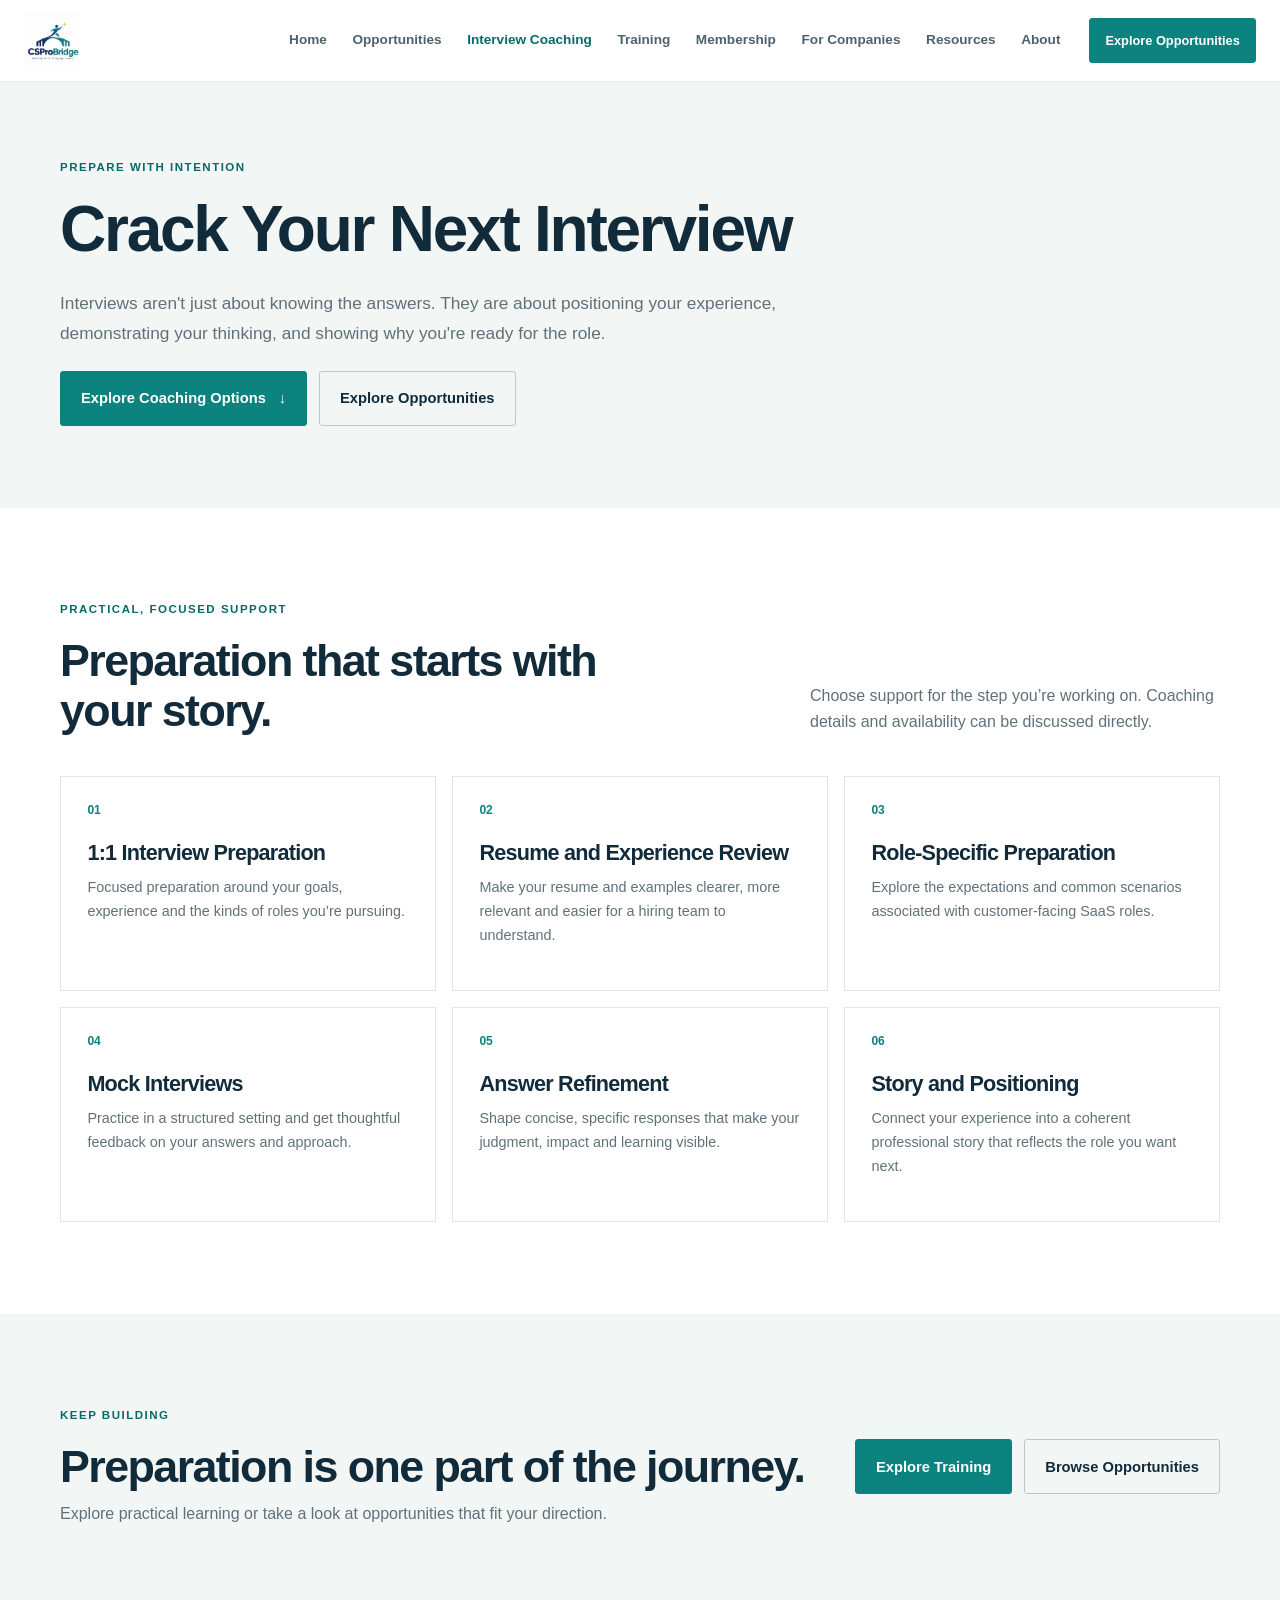
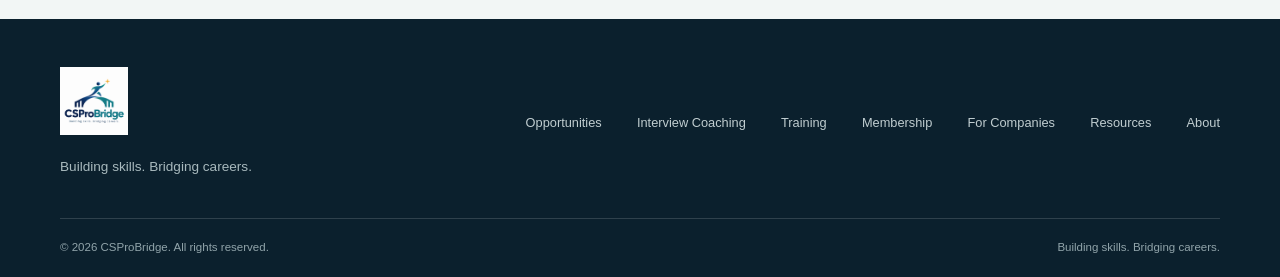
<file: interview-coaching.html>
<!doctype html><html lang="en"><head><meta charset="utf-8"><meta name="viewport" content="width=device-width, initial-scale=1"><meta name="description" content="Prepare for customer-facing SaaS interviews with role-focused coaching from CSProBridge."><title>Interview Coaching | CSProBridge</title><link rel="stylesheet" href="css/styles.css"><script src="js/main.js" defer></script></head><body><a class="skip-link" href="#main">Skip to content</a><header class="site-header"><div class="header-inner"><a class="brand" href="index.html"><img src="assets/images/csprobridge-logo.png" alt="CSProBridge"></a><button class="menu-toggle" type="button" aria-expanded="false" aria-controls="primary-nav"><span class="sr-only">Open navigation</span><span></span><span></span><span></span></button><nav class="primary-nav" id="primary-nav" aria-label="Main navigation"><a href="index.html">Home</a><a href="opportunities.html">Opportunities</a><a class="active" href="interview-coaching.html">Interview Coaching</a><a href="training.html">Training</a><a href="membership.html">Membership</a><a href="companies.html">For Companies</a><a href="resources.html">Resources</a><a href="about.html">About</a><a class="button button-small nav-cta" href="opportunities.html">Explore Opportunities</a></nav></div></header><main id="main"><section class="page-hero"><div class="wrap"><p class="eyebrow">Prepare with intention</p><h1>Crack Your Next Interview</h1><p>Interviews aren't just about knowing the answers. They are about positioning your experience, demonstrating your thinking, and showing why you're ready for the role.</p><div class="actions"><a class="button" href="#coaching-options">Explore Coaching Options <span aria-hidden="true">↓</span></a><a class="button button-outline" href="opportunities.html">Explore Opportunities</a></div></div></section><section class="section wrap" id="coaching-options"><div class="section-heading"><div><p class="eyebrow">Practical, focused support</p><h2>Preparation that starts with your story.</h2></div><p>Choose support for the step you’re working on. Coaching details and availability can be discussed directly.</p></div><div class="service-grid"><article class="service-card"><span>01</span><h3>1:1 Interview Preparation</h3><p>Focused preparation around your goals, experience and the kinds of roles you’re pursuing.</p></article><article class="service-card"><span>02</span><h3>Resume and Experience Review</h3><p>Make your resume and examples clearer, more relevant and easier for a hiring team to understand.</p></article><article class="service-card"><span>03</span><h3>Role-Specific Preparation</h3><p>Explore the expectations and common scenarios associated with customer-facing SaaS roles.</p></article><article class="service-card"><span>04</span><h3>Mock Interviews</h3><p>Practice in a structured setting and get thoughtful feedback on your answers and approach.</p></article><article class="service-card"><span>05</span><h3>Answer Refinement</h3><p>Shape concise, specific responses that make your judgment, impact and learning visible.</p></article><article class="service-card"><span>06</span><h3>Story and Positioning</h3><p>Connect your experience into a coherent professional story that reflects the role you want next.</p></article></div></section><section class="section section-soft"><div class="wrap inline-cta"><div><p class="eyebrow">Keep building</p><h2>Preparation is one part of the journey.</h2><p>Explore practical learning or take a look at opportunities that fit your direction.</p></div><div class="actions"><a class="button" href="training.html">Explore Training</a><a class="button button-outline" href="opportunities.html">Browse Opportunities</a></div></div></section></main><footer class="site-footer"><div class="wrap"><div class="footer-main"><div class="footer-brand"><a class="brand brand-light" href="index.html"><img src="assets/images/csprobridge-logo.png" alt="CSProBridge"></a><p>Building skills. Bridging careers.</p></div><div class="footer-links"><a href="opportunities.html">Opportunities</a><a href="interview-coaching.html">Interview Coaching</a><a href="training.html">Training</a><a href="membership.html">Membership</a><a href="companies.html">For Companies</a><a href="resources.html">Resources</a><a href="about.html">About</a></div></div><div class="footer-bottom"><span>© 2026 CSProBridge. All rights reserved.</span><span>Building skills. Bridging careers.</span></div></div></footer></body></html>
</file>
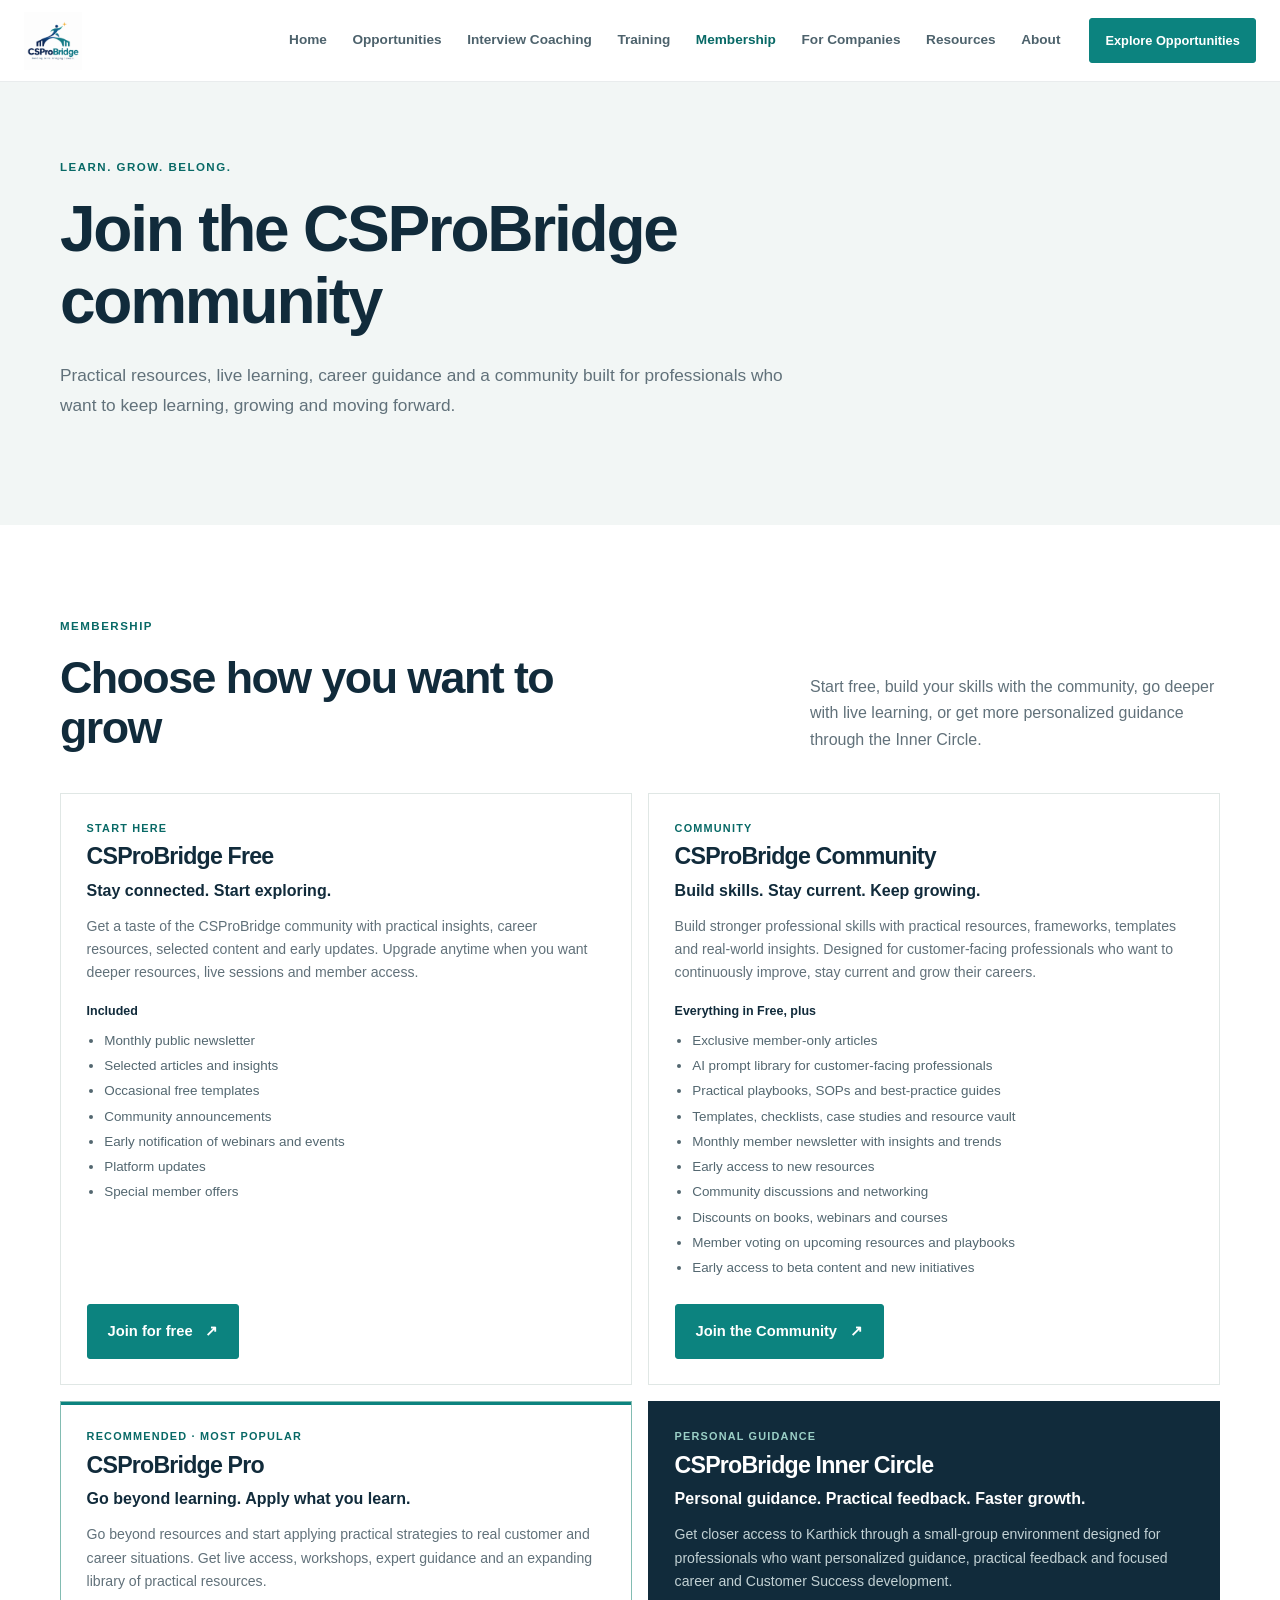
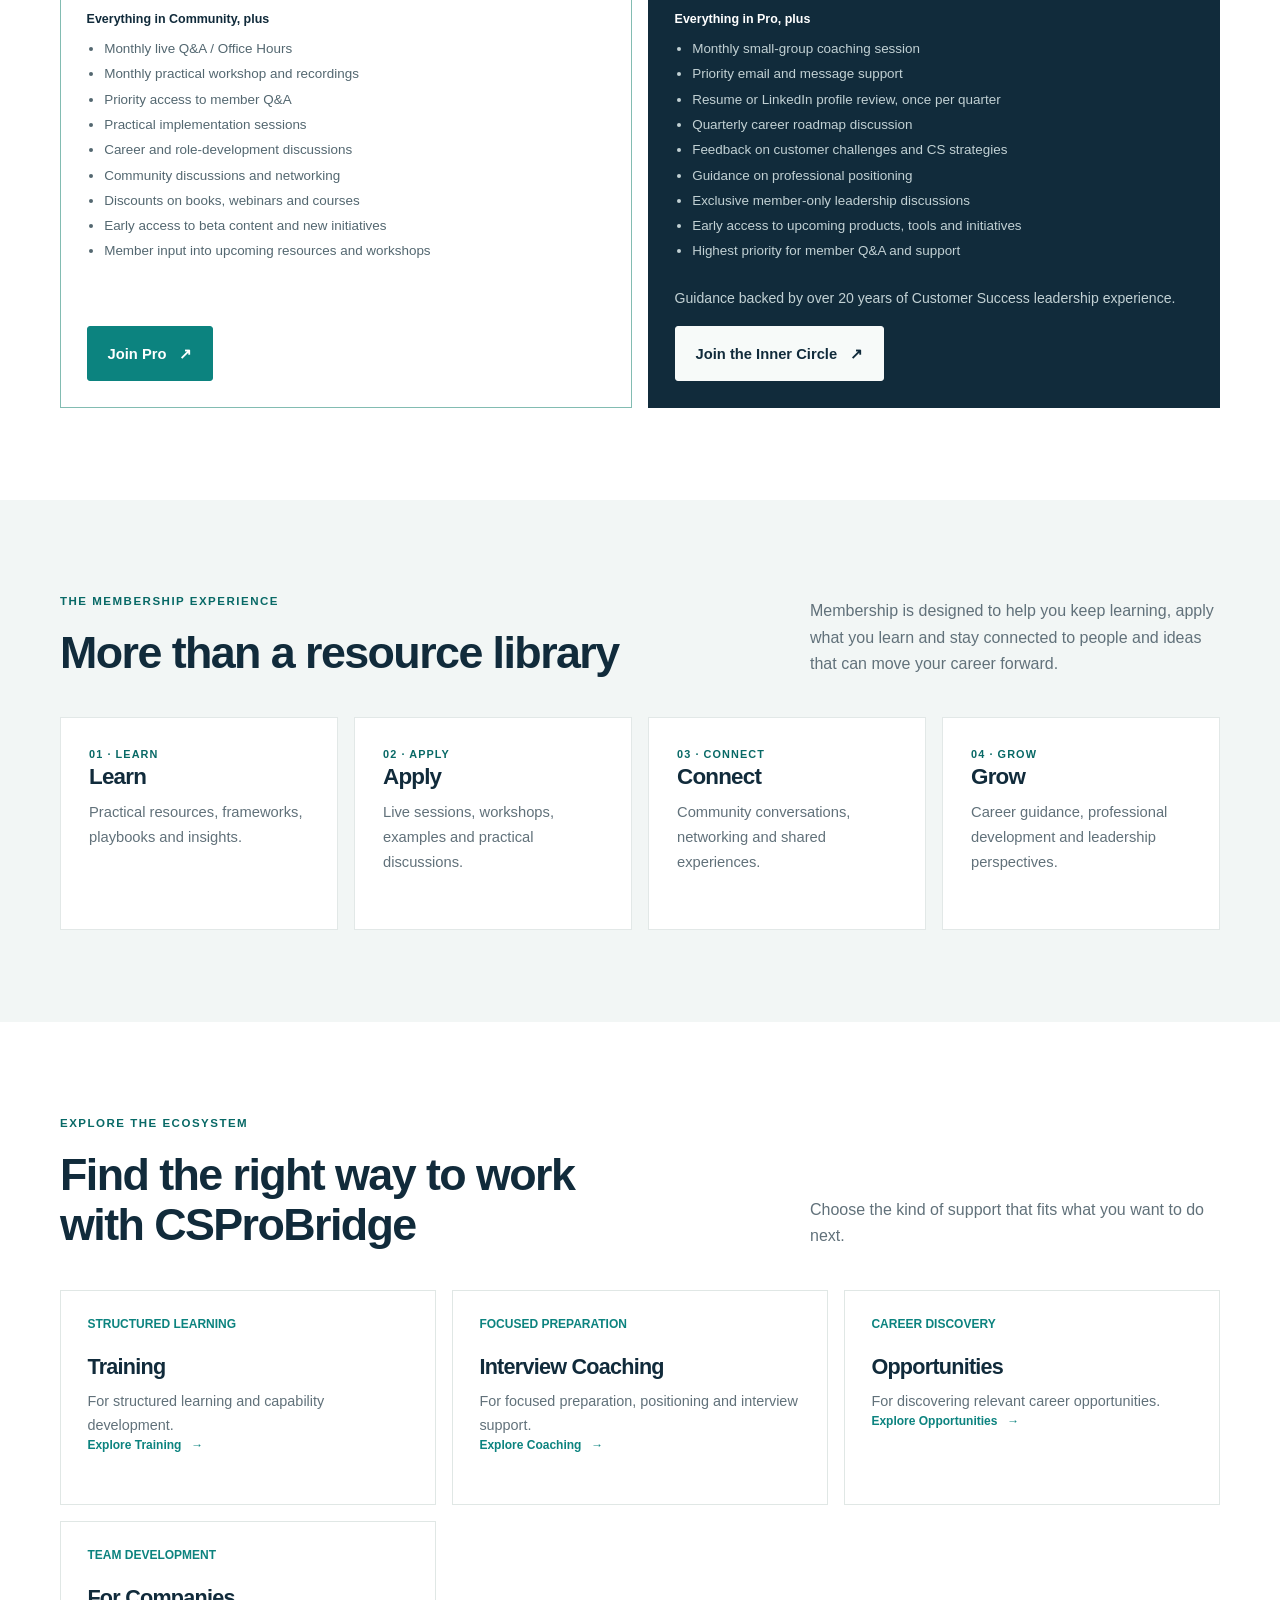
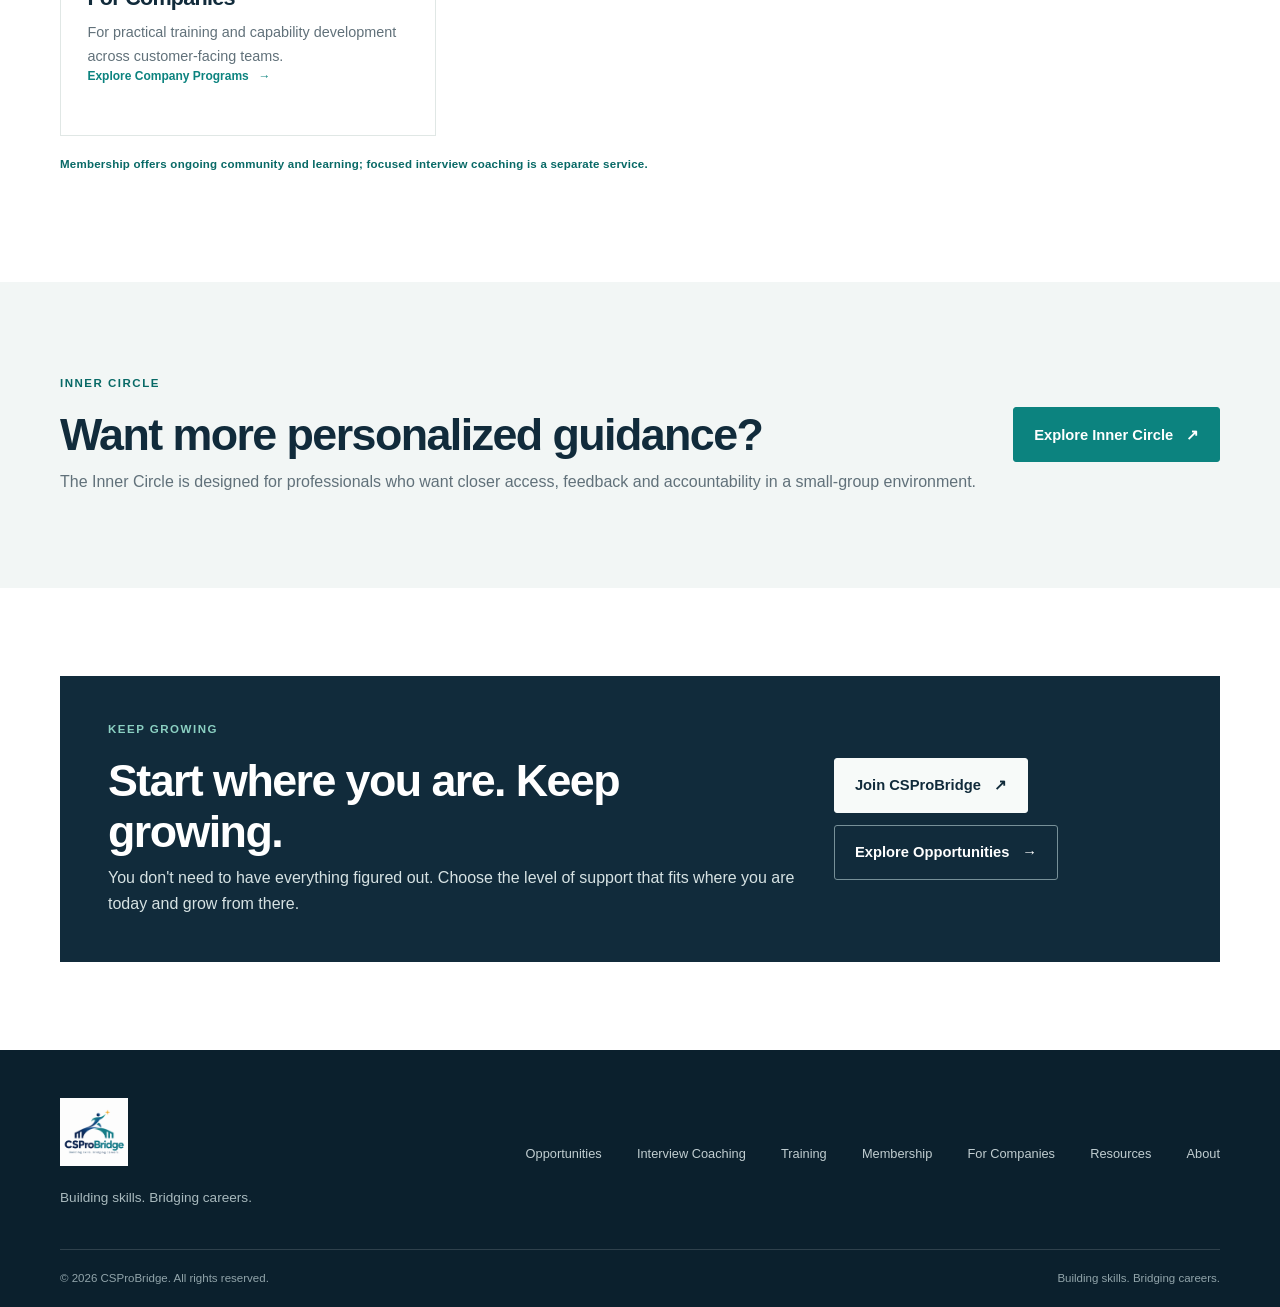
<file: membership.html>
<!doctype html>
<html lang="en">
<head>
  <meta charset="utf-8"><meta name="viewport" content="width=device-width, initial-scale=1">
  <meta name="description" content="An ongoing community for professionals who want to keep learning, growing and moving forward.">
  <title>Membership | CSProBridge</title>
  <link rel="stylesheet" href="css/styles.css"><script src="js/main.js" defer></script>
  <style>
    .membership-grid{display:grid;grid-template-columns:repeat(2,minmax(0,1fr));gap:1rem}
    .membership-card{background:#fff;border:1px solid #e0e7e5;padding:1.6rem;display:flex;flex-direction:column;min-width:0}
    .membership-card h3{font-size:1.45rem;margin:.35rem 0 .6rem}
    .membership-card .positioning{font:650 1rem/1.45 var(--font-head);color:var(--navy);margin:0 0 .8rem}
    .membership-card .description{color:var(--muted);font-size:.88rem;line-height:1.65;margin-bottom:1rem}
    .membership-card ul{padding-left:1.1rem;margin:.45rem 0 1.4rem;color:#536770;font-size:.84rem;line-height:1.55}
    .membership-card li{padding:.14rem 0}
    .membership-card .button{align-self:flex-start;margin-top:auto}
    .membership-card .tier-label{color:var(--teal-dark);font-size:.68rem;font-weight:700;letter-spacing:.11em;text-transform:uppercase}
    .membership-card .included-label{font-size:.78rem;color:var(--navy);font-weight:700;margin:0}
    .membership-popular{border-color:#82bcb2;box-shadow:inset 0 3px 0 var(--teal)}
    .membership-popular .tier-label{color:var(--teal-dark)}
    .membership-inner{background:var(--navy);border-color:var(--navy);color:#d1dfe0}
    .membership-inner h3,.membership-inner .positioning,.membership-inner .included-label{color:#fff}
    .membership-inner .description,.membership-inner ul{color:#c2d1d4}
    .membership-inner .tier-label{color:#9bd0c7}
    .membership-value{display:grid;grid-template-columns:repeat(4,1fr);gap:1rem}
    .membership-value .pillar-card{min-height:0}
    @media(max-width:800px){.membership-value{grid-template-columns:repeat(2,1fr)}}
    @media(max-width:600px){.membership-grid,.membership-value{grid-template-columns:1fr}.membership-card{padding:1.35rem}.membership-card .button{width:100%}}
  </style>
</head>
<body>
<a class="skip-link" href="#main">Skip to content</a>
<header class="site-header"><div class="header-inner"><a class="brand" href="index.html"><img src="assets/images/csprobridge-logo.png" alt="CSProBridge"></a><button class="menu-toggle" type="button" aria-expanded="false" aria-controls="primary-nav"><span class="sr-only">Open navigation</span><span></span><span></span><span></span></button><nav class="primary-nav" id="primary-nav" aria-label="Main navigation"><a href="index.html">Home</a><a href="opportunities.html">Opportunities</a><a href="interview-coaching.html">Interview Coaching</a><a href="training.html">Training</a><a class="active" href="membership.html" aria-current="page">Membership</a><a href="companies.html">For Companies</a><a href="resources.html">Resources</a><a href="about.html">About</a><a class="button button-small nav-cta" href="opportunities.html">Explore Opportunities</a></nav></div></header>
<main id="main">
  <section class="page-hero"><div class="wrap"><p class="eyebrow">LEARN. GROW. BELONG.</p><h1>Join the CSProBridge community</h1><p>Practical resources, live learning, career guidance and a community built for professionals who want to keep learning, growing and moving forward.</p></div></section>
  <section class="section wrap"><div class="section-heading"><div><p class="eyebrow">Membership</p><h2>Choose how you want to grow</h2></div><p>Start free, build your skills with the community, go deeper with live learning, or get more personalized guidance through the Inner Circle.</p></div>
    <div class="membership-grid">
      <article class="membership-card"><span class="tier-label">Start here</span><h3>CSProBridge Free</h3><p class="positioning">Stay connected. Start exploring.</p><p class="description">Get a taste of the CSProBridge community with practical insights, career resources, selected content and early updates. Upgrade anytime when you want deeper resources, live sessions and member access.</p><p class="included-label">Included</p><ul><li>Monthly public newsletter</li><li>Selected articles and insights</li><li>Occasional free templates</li><li>Community announcements</li><li>Early notification of webinars and events</li><li>Platform updates</li><li>Special member offers</li></ul><a class="button" href="https://topmate.io/karthickjl/membership/203" target="_blank" rel="noopener noreferrer">Join for free <span aria-hidden="true">↗</span></a></article>
      <article class="membership-card"><span class="tier-label">Community</span><h3>CSProBridge Community</h3><p class="positioning">Build skills. Stay current. Keep growing.</p><p class="description">Build stronger professional skills with practical resources, frameworks, templates and real-world insights. Designed for customer-facing professionals who want to continuously improve, stay current and grow their careers.</p><p class="included-label">Everything in Free, plus</p><ul><li>Exclusive member-only articles</li><li>AI prompt library for customer-facing professionals</li><li>Practical playbooks, SOPs and best-practice guides</li><li>Templates, checklists, case studies and resource vault</li><li>Monthly member newsletter with insights and trends</li><li>Early access to new resources</li><li>Community discussions and networking</li><li>Discounts on books, webinars and courses</li><li>Member voting on upcoming resources and playbooks</li><li>Early access to beta content and new initiatives</li></ul><a class="button" href="https://topmate.io/karthickjl/membership/200" target="_blank" rel="noopener noreferrer">Join the Community <span aria-hidden="true">↗</span></a></article>
      <article class="membership-card membership-popular"><span class="tier-label">Recommended · Most popular</span><h3>CSProBridge Pro</h3><p class="positioning">Go beyond learning. Apply what you learn.</p><p class="description">Go beyond resources and start applying practical strategies to real customer and career situations. Get live access, workshops, expert guidance and an expanding library of practical resources.</p><p class="included-label">Everything in Community, plus</p><ul><li>Monthly live Q&amp;A / Office Hours</li><li>Monthly practical workshop and recordings</li><li>Priority access to member Q&amp;A</li><li>Practical implementation sessions</li><li>Career and role-development discussions</li><li>Community discussions and networking</li><li>Discounts on books, webinars and courses</li><li>Early access to beta content and new initiatives</li><li>Member input into upcoming resources and workshops</li></ul><a class="button" href="https://topmate.io/karthickjl/membership/201" target="_blank" rel="noopener noreferrer">Join Pro <span aria-hidden="true">↗</span></a></article>
      <article class="membership-card membership-inner"><span class="tier-label">Personal guidance</span><h3>CSProBridge Inner Circle</h3><p class="positioning">Personal guidance. Practical feedback. Faster growth.</p><p class="description">Get closer access to Karthick through a small-group environment designed for professionals who want personalized guidance, practical feedback and focused career and Customer Success development.</p><p class="included-label">Everything in Pro, plus</p><ul><li>Monthly small-group coaching session</li><li>Priority email and message support</li><li>Resume or LinkedIn profile review, once per quarter</li><li>Quarterly career roadmap discussion</li><li>Feedback on customer challenges and CS strategies</li><li>Guidance on professional positioning</li><li>Exclusive member-only leadership discussions</li><li>Early access to upcoming products, tools and initiatives</li><li>Highest priority for member Q&amp;A and support</li></ul><p class="description">Guidance backed by over 20 years of Customer Success leadership experience.</p><a class="button button-light" href="https://topmate.io/karthickjl/membership/202" target="_blank" rel="noopener noreferrer">Join the Inner Circle <span aria-hidden="true">↗</span></a></article>
    </div>
  </section>
  <section class="section section-soft"><div class="wrap"><div class="section-heading"><div><p class="eyebrow">The membership experience</p><h2>More than a resource library</h2></div><p>Membership is designed to help you keep learning, apply what you learn and stay connected to people and ideas that can move your career forward.</p></div><div class="membership-value"><article class="pillar-card"><span class="card-index">01 · LEARN</span><h3>Learn</h3><p>Practical resources, frameworks, playbooks and insights.</p></article><article class="pillar-card"><span class="card-index">02 · APPLY</span><h3>Apply</h3><p>Live sessions, workshops, examples and practical discussions.</p></article><article class="pillar-card"><span class="card-index">03 · CONNECT</span><h3>Connect</h3><p>Community conversations, networking and shared experiences.</p></article><article class="pillar-card"><span class="card-index">04 · GROW</span><h3>Grow</h3><p>Career guidance, professional development and leadership perspectives.</p></article></div></div></section>
  <section class="section wrap"><div class="section-heading"><div><p class="eyebrow">Explore the ecosystem</p><h2>Find the right way to work with CSProBridge</h2></div><p>Choose the kind of support that fits what you want to do next.</p></div><div class="service-grid"><a class="service-card" href="training.html"><span>STRUCTURED LEARNING</span><h3>Training</h3><p>For structured learning and capability development.</p><span class="text-link">Explore Training <span aria-hidden="true">→</span></span></a><a class="service-card" href="interview-coaching.html"><span>FOCUSED PREPARATION</span><h3>Interview Coaching</h3><p>For focused preparation, positioning and interview support.</p><span class="text-link">Explore Coaching <span aria-hidden="true">→</span></span></a><a class="service-card" href="opportunities.html"><span>CAREER DISCOVERY</span><h3>Opportunities</h3><p>For discovering relevant career opportunities.</p><span class="text-link">Explore Opportunities <span aria-hidden="true">→</span></span></a><a class="service-card" href="companies.html"><span>TEAM DEVELOPMENT</span><h3>For Companies</h3><p>For practical training and capability development across customer-facing teams.</p><span class="text-link">Explore Company Programs <span aria-hidden="true">→</span></span></a></div><p class="eyebrow" style="margin-top:1.2rem;letter-spacing:.02em;text-transform:none">Membership offers ongoing community and learning; focused interview coaching is a separate service.</p></section>
  <section class="section section-soft"><div class="wrap inline-cta"><div><p class="eyebrow">Inner Circle</p><h2>Want more personalized guidance?</h2><p>The Inner Circle is designed for professionals who want closer access, feedback and accountability in a small-group environment.</p></div><a class="button" href="https://topmate.io/karthickjl/membership/202" target="_blank" rel="noopener noreferrer">Explore Inner Circle <span aria-hidden="true">↗</span></a></div></section>
  <section class="closing-cta wrap"><div><p class="eyebrow">Keep growing</p><h2>Start where you are. Keep growing.</h2><p>You don't need to have everything figured out. Choose the level of support that fits where you are today and grow from there.</p></div><div class="actions"><a class="button button-light" href="https://topmate.io/karthickjl/membership/203" target="_blank" rel="noopener noreferrer">Join CSProBridge <span aria-hidden="true">↗</span></a><a class="button button-outline" href="opportunities.html">Explore Opportunities <span aria-hidden="true">→</span></a></div></section>
</main>
<footer class="site-footer"><div class="wrap"><div class="footer-main"><div class="footer-brand"><a class="brand brand-light" href="index.html"><img src="assets/images/csprobridge-logo.png" alt="CSProBridge"></a><p>Building skills. Bridging careers.</p></div><div class="footer-links"><a href="opportunities.html">Opportunities</a><a href="interview-coaching.html">Interview Coaching</a><a href="training.html">Training</a><a href="membership.html">Membership</a><a href="companies.html">For Companies</a><a href="resources.html">Resources</a><a href="about.html">About</a></div></div><div class="footer-bottom"><span>© 2026 CSProBridge. All rights reserved.</span><span>Building skills. Bridging careers.</span></div></div></footer>
</body></html>
</file>
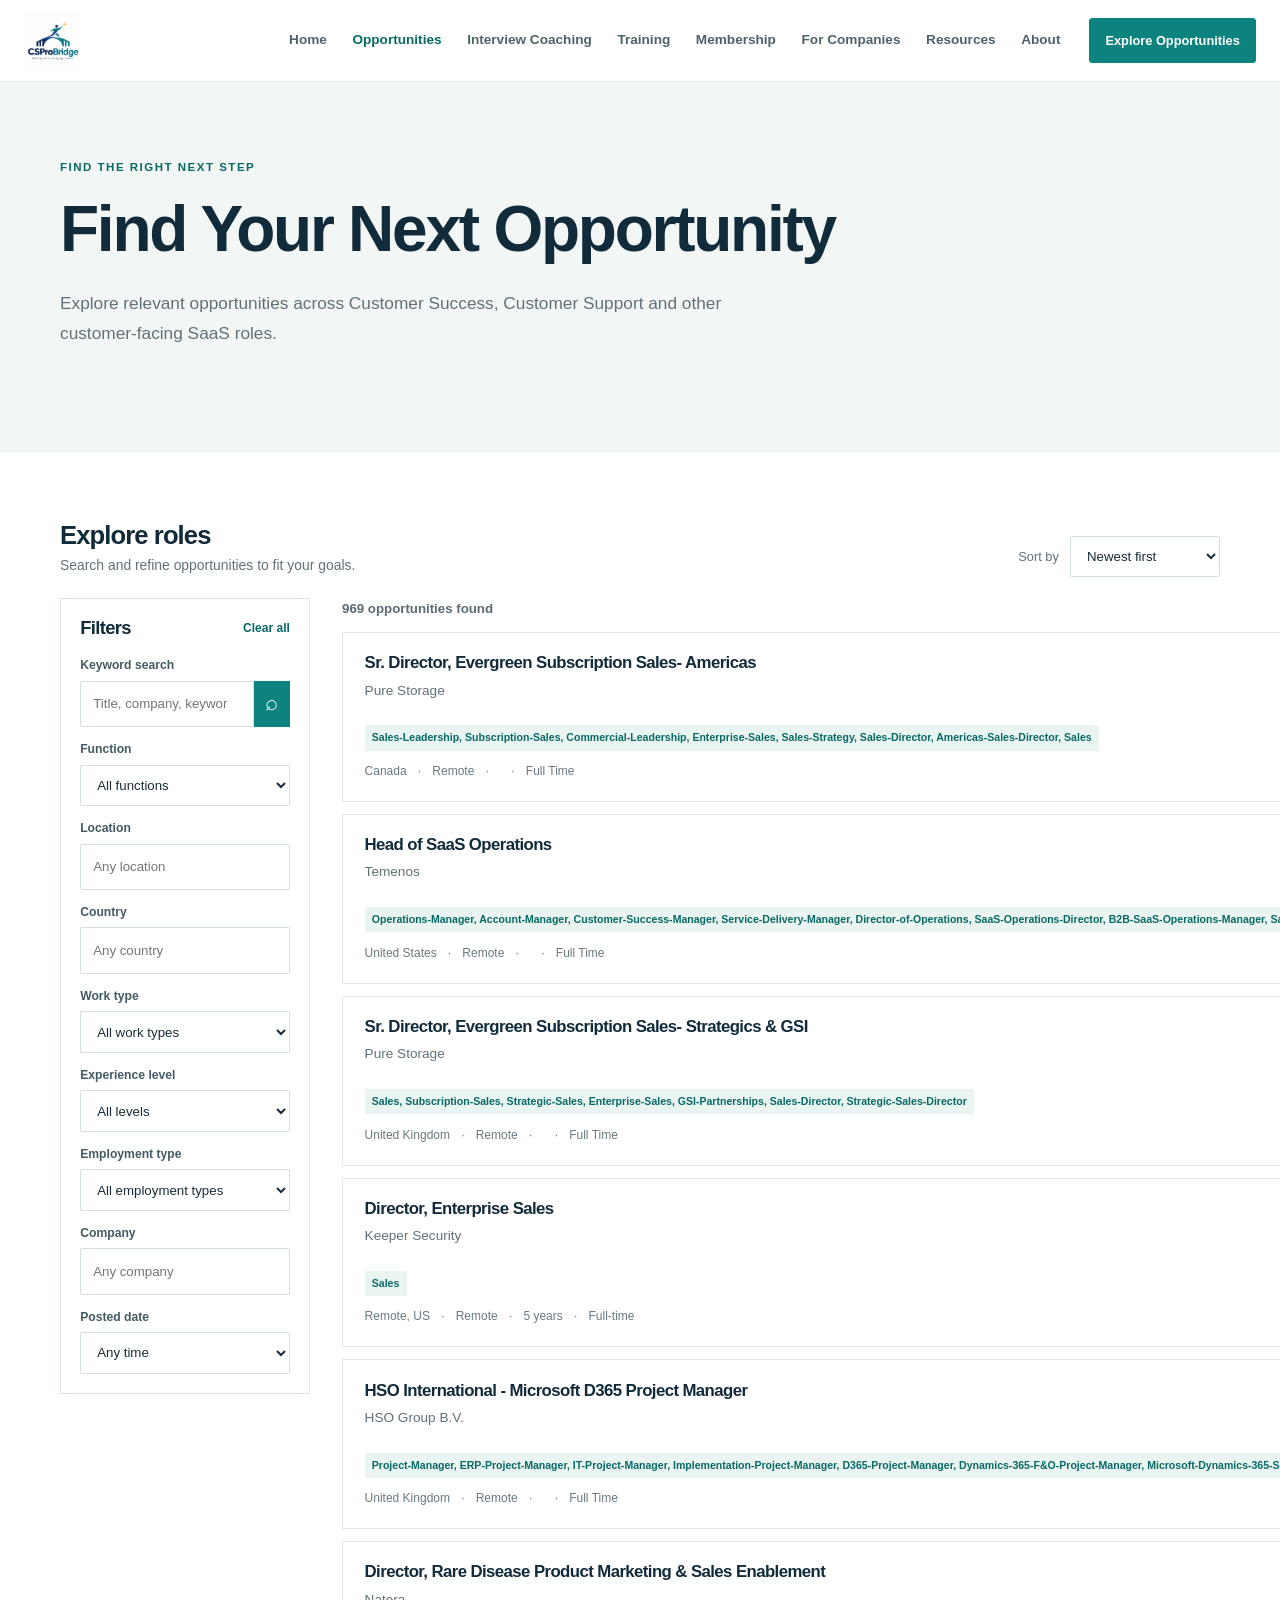
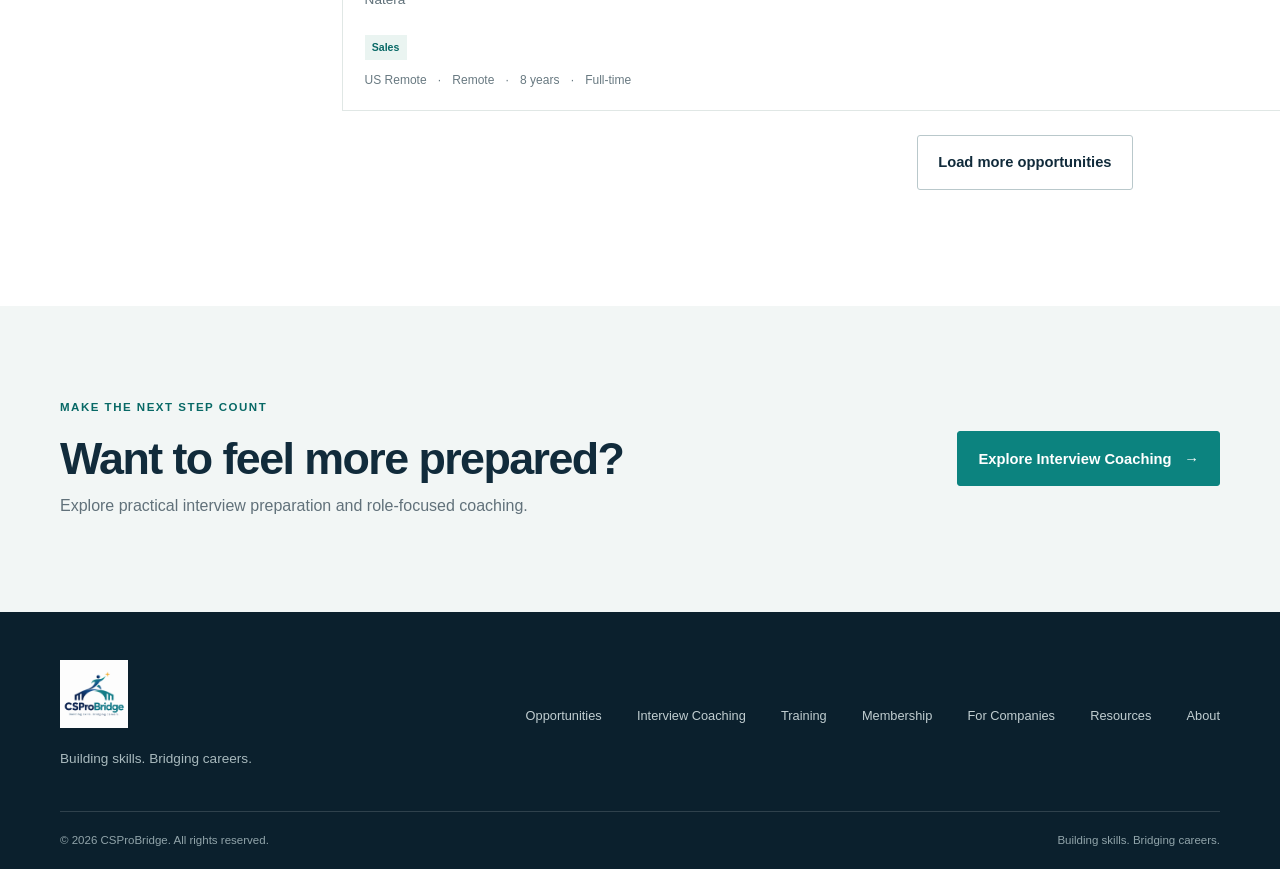
<file: opportunities.html>
<!doctype html>
<html lang="en"><head><meta charset="utf-8"><meta name="viewport" content="width=device-width, initial-scale=1"><meta name="description" content="Explore customer-facing SaaS career opportunities with CSProBridge."><title>Opportunities | CSProBridge</title><link rel="stylesheet" href="css/styles.css"><script src="js/main.js" defer></script><script src="js/opportunities.js" defer></script></head><body>
<a class="skip-link" href="#main">Skip to content</a><header class="site-header"><div class="header-inner"><a class="brand" href="index.html"><img src="assets/images/csprobridge-logo.png" alt="CSProBridge"></a><button class="menu-toggle" type="button" aria-expanded="false" aria-controls="primary-nav"><span class="sr-only">Open navigation</span><span></span><span></span><span></span></button><nav class="primary-nav" id="primary-nav" aria-label="Main navigation"><a href="index.html">Home</a><a class="active" href="opportunities.html">Opportunities</a><a href="interview-coaching.html">Interview Coaching</a><a href="training.html">Training</a><a href="membership.html">Membership</a><a href="companies.html">For Companies</a><a href="resources.html">Resources</a><a href="about.html">About</a><a class="button button-small nav-cta" href="opportunities.html">Explore Opportunities</a></nav></div></header>
<main id="main"><section class="page-hero"><div class="wrap"><p class="eyebrow">Find the right next step</p><h1>Find Your Next Opportunity</h1><p>Explore relevant opportunities across Customer Success, Customer Support and other customer-facing SaaS roles.</p></div></section>
<section class="section wrap jobs-section"><div class="jobs-toolbar"><div><h2>Explore roles</h2><p>Search and refine opportunities to fit your goals.</p></div><label class="sort-control">Sort by<select id="job-sort"><option value="newest">Newest first</option><option value="oldest">Oldest first</option></select></label></div><div class="job-browser"><aside class="filters" aria-label="Filter opportunities"><div class="filter-heading"><h3>Filters</h3><button class="clear-button" type="button" data-clear-filters>Clear all</button></div><label class="search-label" for="job-search">Keyword search</label><div class="search-control"><input id="job-search" type="search" placeholder="Title, company, keyword"><button type="button" class="search-button" data-search aria-label="Search">⌕</button></div>
<label class="filter-label" for="filter-function">Function</label><select id="filter-function" data-filter="category"><option value="">All functions</option><option>Customer Success</option><option>Customer Support</option><option>Implementation</option><option>Account Management</option><option>Other</option></select>
<label class="filter-label" for="filter-location">Location</label><input id="filter-location" data-filter="location" type="search" placeholder="Any location">
<label class="filter-label" for="filter-country">Country</label><input id="filter-country" data-filter="country" type="search" placeholder="Any country">
<label class="filter-label" for="filter-work">Work type</label><select id="filter-work" data-filter="work_type"><option value="">All work types</option><option>Remote</option><option>Hybrid</option><option>On-site</option></select>
<label class="filter-label" for="filter-experience">Experience level</label><select id="filter-experience" data-filter="experience_level"><option value="">All levels</option><option>Entry</option><option>Associate</option><option>Mid-level</option><option>Senior</option><option>Leadership</option></select>
<label class="filter-label" for="filter-employment">Employment type</label><select id="filter-employment" data-filter="employment_type"><option value="">All employment types</option><option>Full-time</option><option>Part-time</option><option>Contract</option><option>Internship</option></select>
<label class="filter-label" for="filter-company">Company</label><input id="filter-company" data-filter="company" type="search" placeholder="Any company">
<label class="filter-label" for="filter-date">Posted date</label><select id="filter-date"><option value="">Any time</option><option value="7">Past 7 days</option><option value="30">Past 30 days</option><option value="90">Past 3 months</option></select></aside>
<div class="results-area"><div class="results-meta"><p data-result-count aria-live="polite">Loading opportunities…</p><span>Demo listings</span></div><div class="job-list" data-all-jobs><p class="loading-message">Loading opportunities…</p></div><div class="pagination"><button class="button button-outline" data-load-more type="button" hidden>Load more opportunities</button></div></div></div></section>
<section class="section section-soft"><div class="wrap inline-cta"><div><p class="eyebrow">Make the next step count</p><h2>Want to feel more prepared?</h2><p>Explore practical interview preparation and role-focused coaching.</p></div><a class="button" href="interview-coaching.html">Explore Interview Coaching <span aria-hidden="true">→</span></a></div></section></main>
<footer class="site-footer"><div class="wrap"><div class="footer-main"><div class="footer-brand"><a class="brand brand-light" href="index.html"><img src="assets/images/csprobridge-logo.png" alt="CSProBridge"></a><p>Building skills. Bridging careers.</p></div><div class="footer-links"><a href="opportunities.html">Opportunities</a><a href="interview-coaching.html">Interview Coaching</a><a href="training.html">Training</a><a href="membership.html">Membership</a><a href="companies.html">For Companies</a><a href="resources.html">Resources</a><a href="about.html">About</a></div></div><div class="footer-bottom"><span>© 2026 CSProBridge. All rights reserved.</span><span>Building skills. Bridging careers.</span></div></div></footer></body></html>
</file>
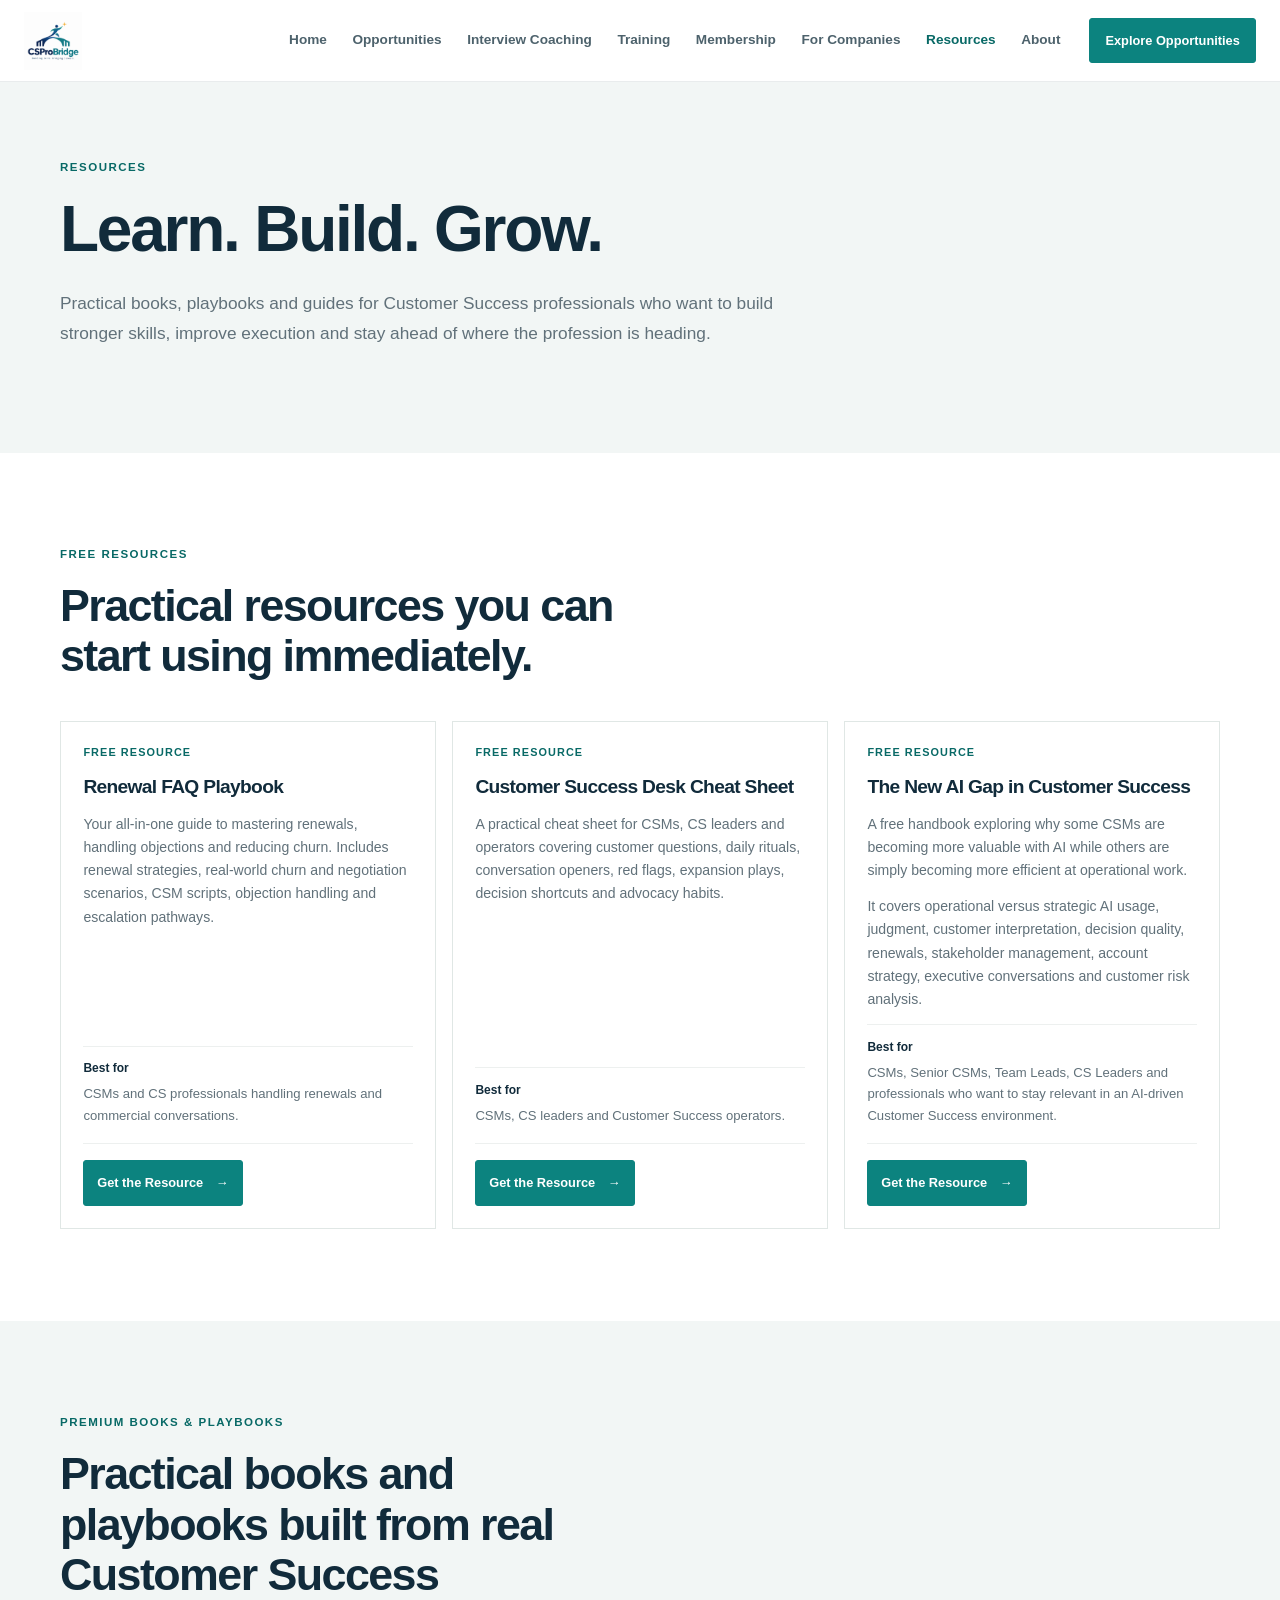
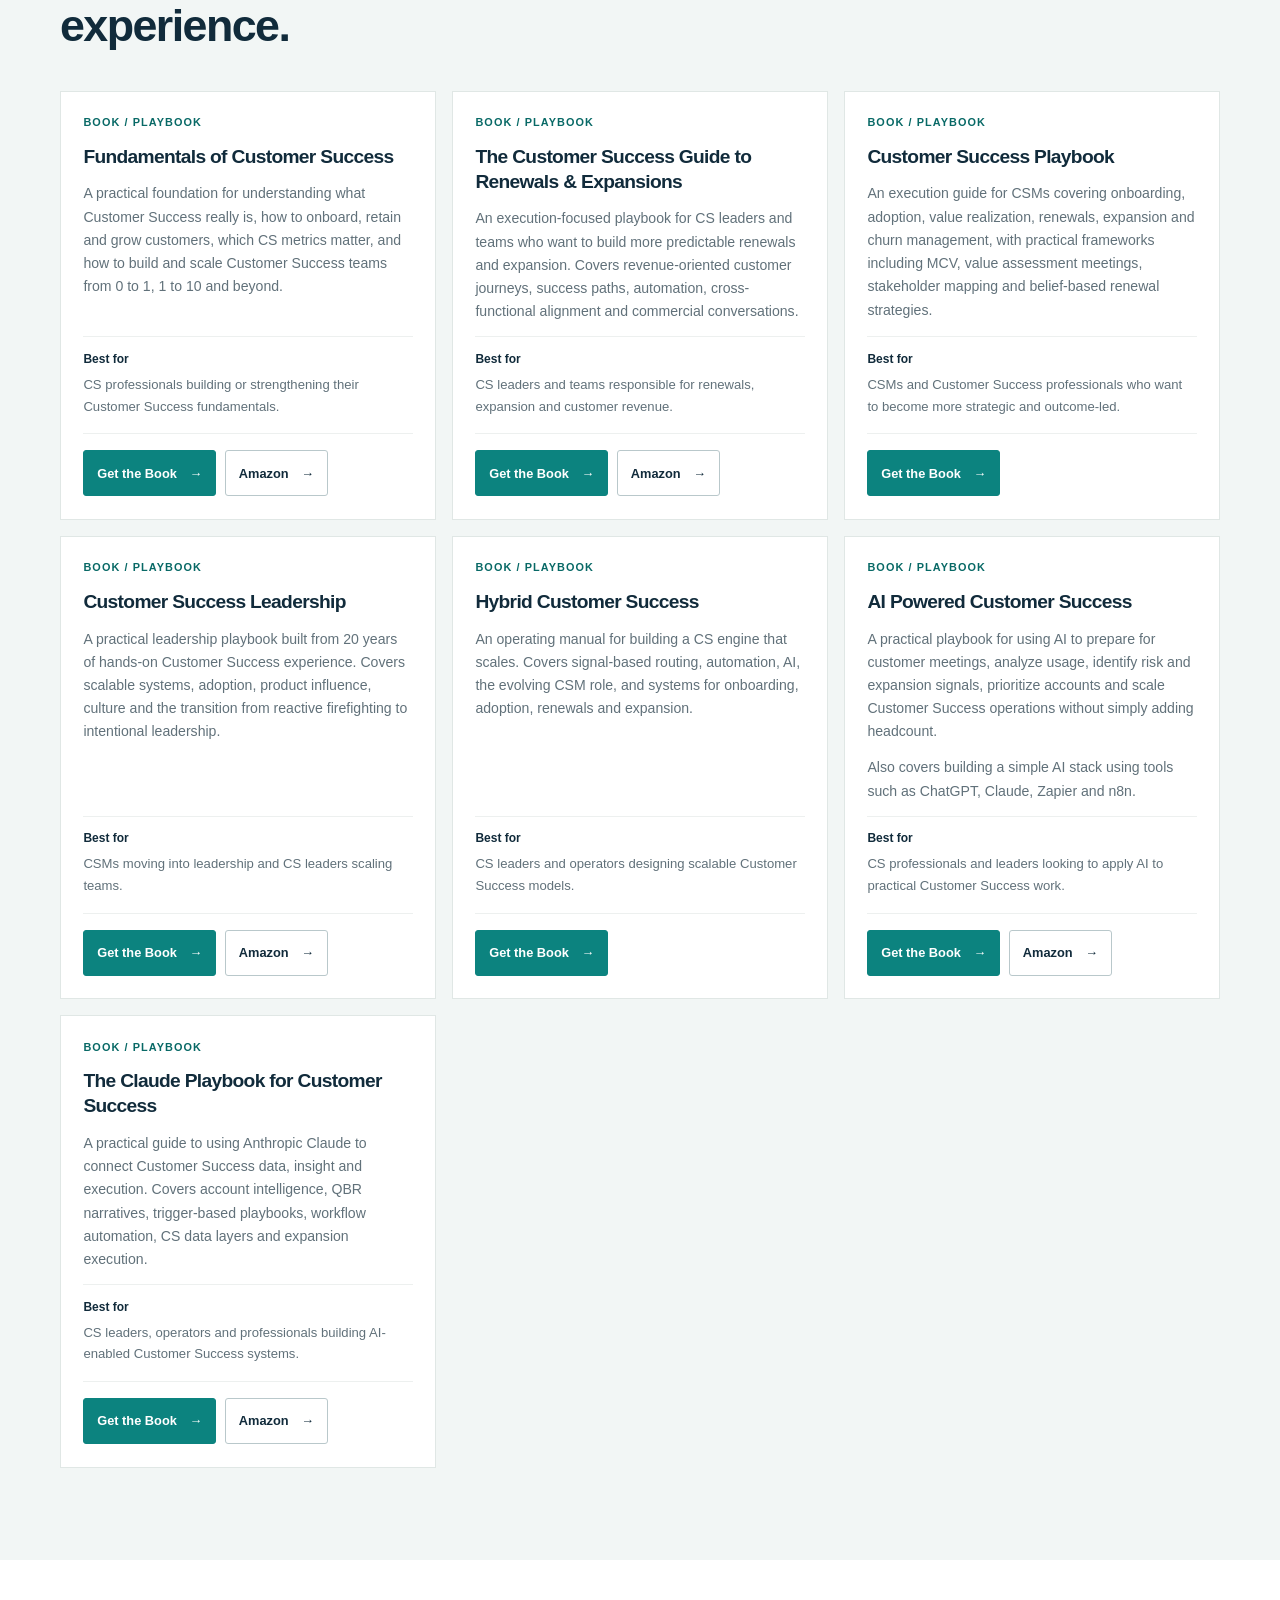
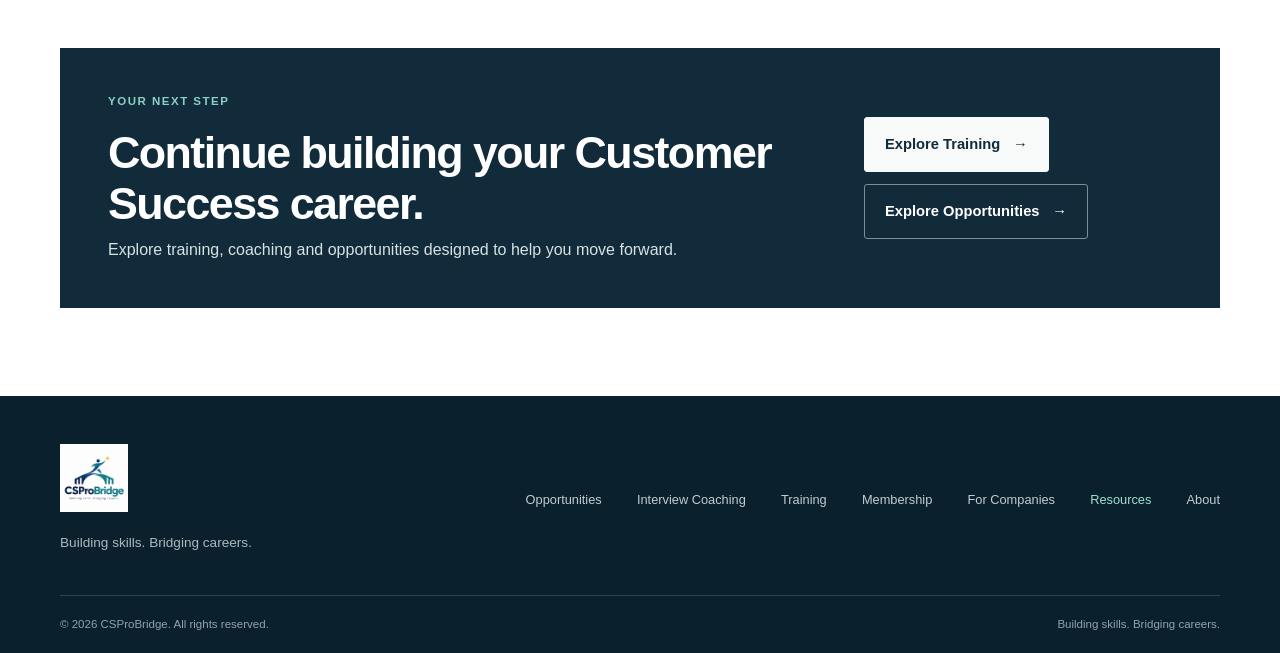
<file: resources.html>
<!doctype html>
<html lang="en">
<head>
  <meta charset="utf-8">
  <meta name="viewport" content="width=device-width, initial-scale=1">
  <meta name="description" content="Practical Customer Success books, playbooks and free resources from CSProBridge.">
  <title>Resources | CSProBridge</title>
  <link rel="stylesheet" href="css/styles.css">
  <script src="js/main.js" defer></script>
</head>
<body>
  <a class="skip-link" href="#main">Skip to content</a>
  <header class="site-header"><div class="header-inner">
    <a class="brand" href="index.html"><img src="assets/images/csprobridge-logo.png" alt="CSProBridge"></a>
    <button class="menu-toggle" type="button" aria-expanded="false" aria-controls="primary-nav"><span class="sr-only">Open navigation</span><span></span><span></span><span></span></button>
    <nav class="primary-nav" id="primary-nav" aria-label="Main navigation">
      <a href="index.html">Home</a><a href="opportunities.html">Opportunities</a><a href="interview-coaching.html">Interview Coaching</a><a href="training.html">Training</a><a href="membership.html">Membership</a><a href="companies.html">For Companies</a><span class="active" aria-current="page">Resources</span><a href="about.html">About</a>
      <a class="button button-small nav-cta" href="opportunities.html">Explore Opportunities</a>
    </nav>
  </div></header>
  <main id="main">
    <section class="page-hero"><div class="wrap">
      <p class="eyebrow">RESOURCES</p>
      <h1>Learn. Build. Grow.</h1>
      <p>Practical books, playbooks and guides for Customer Success professionals who want to build stronger skills, improve execution and stay ahead of where the profession is heading.</p>
    </div></section>

    <section class="section wrap" id="free-resources">
      <div class="section-heading"><div><p class="eyebrow">FREE RESOURCES</p><h2>Practical resources you can start using immediately.</h2></div></div>
      <div class="resource-grid">
        <article class="resource-card"><span class="card-index">FREE RESOURCE</span><h3>Renewal FAQ Playbook</h3><p>Your all-in-one guide to mastering renewals, handling objections and reducing churn. Includes renewal strategies, real-world churn and negotiation scenarios, CSM scripts, objection handling and escalation pathways.</p><div class="resource-best"><strong>Best for</strong><p>CSMs and CS professionals handling renewals and commercial conversations.</p></div><div class="resource-actions"><a class="button" href="https://topmate.io/karthickjl/1778462" target="_blank" rel="noopener noreferrer">Get the Resource <span aria-hidden="true">→</span></a></div></article>
        <article class="resource-card"><span class="card-index">FREE RESOURCE</span><h3>Customer Success Desk Cheat Sheet</h3><p>A practical cheat sheet for CSMs, CS leaders and operators covering customer questions, daily rituals, conversation openers, red flags, expansion plays, decision shortcuts and advocacy habits.</p><div class="resource-best"><strong>Best for</strong><p>CSMs, CS leaders and Customer Success operators.</p></div><div class="resource-actions"><a class="button" href="https://topmate.io/karthickjl/1666636" target="_blank" rel="noopener noreferrer">Get the Resource <span aria-hidden="true">→</span></a></div></article>
        <article class="resource-card"><span class="card-index">FREE RESOURCE</span><h3>The New AI Gap in Customer Success</h3><p>A free handbook exploring why some CSMs are becoming more valuable with AI while others are simply becoming more efficient at operational work.</p><p>It covers operational versus strategic AI usage, judgment, customer interpretation, decision quality, renewals, stakeholder management, account strategy, executive conversations and customer risk analysis.</p><div class="resource-best"><strong>Best for</strong><p>CSMs, Senior CSMs, Team Leads, CS Leaders and professionals who want to stay relevant in an AI-driven Customer Success environment.</p></div><div class="resource-actions"><a class="button" href="https://topmate.io/karthickjl/2127847" target="_blank" rel="noopener noreferrer">Get the Resource <span aria-hidden="true">→</span></a></div></article>
      </div>
    </section>

    <section class="section section-soft" id="books"><div class="wrap">
      <div class="section-heading"><div><p class="eyebrow">PREMIUM BOOKS &amp; PLAYBOOKS</p><h2>Practical books and playbooks built from real Customer Success experience.</h2></div></div>
      <div class="resource-grid book-grid">
        <article class="resource-card"><span class="card-index">BOOK / PLAYBOOK</span><h3>Fundamentals of Customer Success</h3><p>A practical foundation for understanding what Customer Success really is, how to onboard, retain and grow customers, which CS metrics matter, and how to build and scale Customer Success teams from 0 to 1, 1 to 10 and beyond.</p><div class="resource-best"><strong>Best for</strong><p>CS professionals building or strengthening their Customer Success fundamentals.</p></div><div class="resource-actions"><a class="button" href="https://topmate.io/karthickjl/1568576" target="_blank" rel="noopener noreferrer">Get the Book <span aria-hidden="true">→</span></a><a class="button button-outline" href="https://www.amazon.com/Fundamentals-Customer-Success-Outcome-Driven-Relationships/dp/B0FCD8F792" target="_blank" rel="noopener noreferrer">Amazon <span aria-hidden="true">→</span></a></div></article>
        <article class="resource-card"><span class="card-index">BOOK / PLAYBOOK</span><h3>The Customer Success Guide to Renewals &amp; Expansions</h3><p>An execution-focused playbook for CS leaders and teams who want to build more predictable renewals and expansion. Covers revenue-oriented customer journeys, success paths, automation, cross-functional alignment and commercial conversations.</p><div class="resource-best"><strong>Best for</strong><p>CS leaders and teams responsible for renewals, expansion and customer revenue.</p></div><div class="resource-actions"><a class="button" href="https://topmate.io/karthickjl/1744084" target="_blank" rel="noopener noreferrer">Get the Book <span aria-hidden="true">→</span></a><a class="button button-outline" href="https://www.amazon.com/Customer-Success-Guide-Renewals-Expansions-ebook/dp/B0FX1CRXT3" target="_blank" rel="noopener noreferrer">Amazon <span aria-hidden="true">→</span></a></div></article>
        <article class="resource-card"><span class="card-index">BOOK / PLAYBOOK</span><h3>Customer Success Playbook</h3><p>An execution guide for CSMs covering onboarding, adoption, value realization, renewals, expansion and churn management, with practical frameworks including MCV, value assessment meetings, stakeholder mapping and belief-based renewal strategies.</p><div class="resource-best"><strong>Best for</strong><p>CSMs and Customer Success professionals who want to become more strategic and outcome-led.</p></div><div class="resource-actions"><a class="button" href="https://topmate.io/karthickjl/1606370" target="_blank" rel="noopener noreferrer">Get the Book <span aria-hidden="true">→</span></a></div></article>
        <article class="resource-card"><span class="card-index">BOOK / PLAYBOOK</span><h3>Customer Success Leadership</h3><p>A practical leadership playbook built from 20 years of hands-on Customer Success experience. Covers scalable systems, adoption, product influence, culture and the transition from reactive firefighting to intentional leadership.</p><div class="resource-best"><strong>Best for</strong><p>CSMs moving into leadership and CS leaders scaling teams.</p></div><div class="resource-actions"><a class="button" href="https://topmate.io/karthickjl/1628465" target="_blank" rel="noopener noreferrer">Get the Book <span aria-hidden="true">→</span></a><a class="button button-outline" href="https://www.amazon.com/Customer-Success-Leadership-Practical-Inspiring-ebook/dp/B0FN6J418L" target="_blank" rel="noopener noreferrer">Amazon <span aria-hidden="true">→</span></a></div></article>
        <article class="resource-card"><span class="card-index">BOOK / PLAYBOOK</span><h3>Hybrid Customer Success</h3><p>An operating manual for building a CS engine that scales. Covers signal-based routing, automation, AI, the evolving CSM role, and systems for onboarding, adoption, renewals and expansion.</p><div class="resource-best"><strong>Best for</strong><p>CS leaders and operators designing scalable Customer Success models.</p></div><div class="resource-actions"><a class="button" href="https://topmate.io/karthickjl/1890614" target="_blank" rel="noopener noreferrer">Get the Book <span aria-hidden="true">→</span></a></div></article>
        <article class="resource-card"><span class="card-index">BOOK / PLAYBOOK</span><h3>AI Powered Customer Success</h3><p>A practical playbook for using AI to prepare for customer meetings, analyze usage, identify risk and expansion signals, prioritize accounts and scale Customer Success operations without simply adding headcount.</p><p>Also covers building a simple AI stack using tools such as ChatGPT, Claude, Zapier and n8n.</p><div class="resource-best"><strong>Best for</strong><p>CS professionals and leaders looking to apply AI to practical Customer Success work.</p></div><div class="resource-actions"><a class="button" href="https://topmate.io/karthickjl/2012513" target="_blank" rel="noopener noreferrer">Get the Book <span aria-hidden="true">→</span></a><a class="button button-outline" href="https://www.amazon.com/AI-Powered-Customer-Success-Practical/dp/B0GWJ4LBYQ" target="_blank" rel="noopener noreferrer">Amazon <span aria-hidden="true">→</span></a></div></article>
        <article class="resource-card"><span class="card-index">BOOK / PLAYBOOK</span><h3>The Claude Playbook for Customer Success</h3><p>A practical guide to using Anthropic Claude to connect Customer Success data, insight and execution. Covers account intelligence, QBR narratives, trigger-based playbooks, workflow automation, CS data layers and expansion execution.</p><div class="resource-best"><strong>Best for</strong><p>CS leaders, operators and professionals building AI-enabled Customer Success systems.</p></div><div class="resource-actions"><a class="button" href="https://topmate.io/karthickjl/2068748" target="_blank" rel="noopener noreferrer">Get the Book <span aria-hidden="true">→</span></a><a class="button button-outline" href="https://www.amazon.com/Claude-Playbook-Customer-Success-Scalable/dp/B0H23JXYPB" target="_blank" rel="noopener noreferrer">Amazon <span aria-hidden="true">→</span></a></div></article>
      </div>
    </div></section>

    <section class="closing-cta wrap"><div><p class="eyebrow">Your next step</p><h2>Continue building your Customer Success career.</h2><p>Explore training, coaching and opportunities designed to help you move forward.</p></div><div class="actions"><a class="button button-light" href="training.html">Explore Training <span aria-hidden="true">→</span></a><a class="button button-outline" href="opportunities.html">Explore Opportunities <span aria-hidden="true">→</span></a></div></section>
  </main>
  <footer class="site-footer"><div class="wrap"><div class="footer-main"><div class="footer-brand"><a class="brand brand-light" href="index.html"><img src="assets/images/csprobridge-logo.png" alt="CSProBridge"></a><p>Building skills. Bridging careers.</p></div><div class="footer-links"><a href="opportunities.html">Opportunities</a><a href="interview-coaching.html">Interview Coaching</a><a href="training.html">Training</a><a href="membership.html">Membership</a><a href="companies.html">For Companies</a><span aria-current="page">Resources</span><a href="about.html">About</a></div></div><div class="footer-bottom"><span>© 2026 CSProBridge. All rights reserved.</span><span>Building skills. Bridging careers.</span></div></div></footer>
</body></html>
</file>
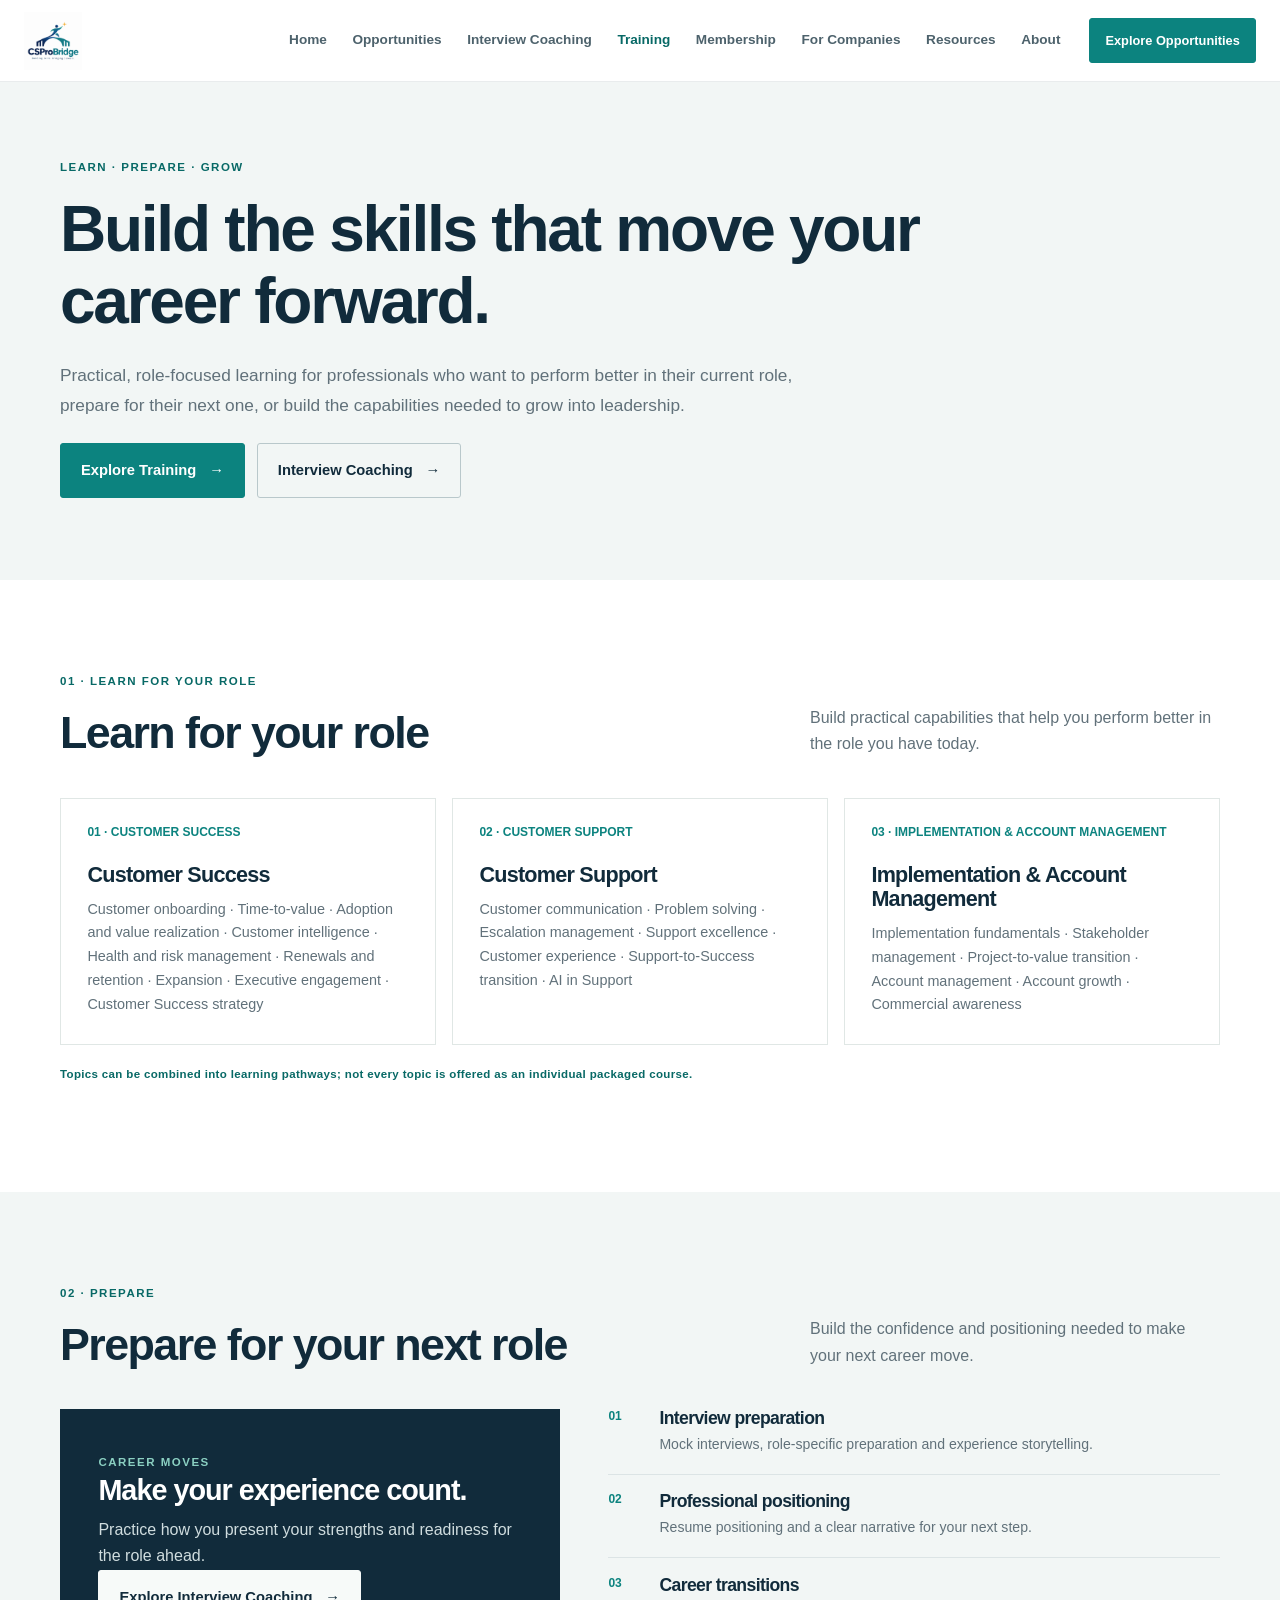
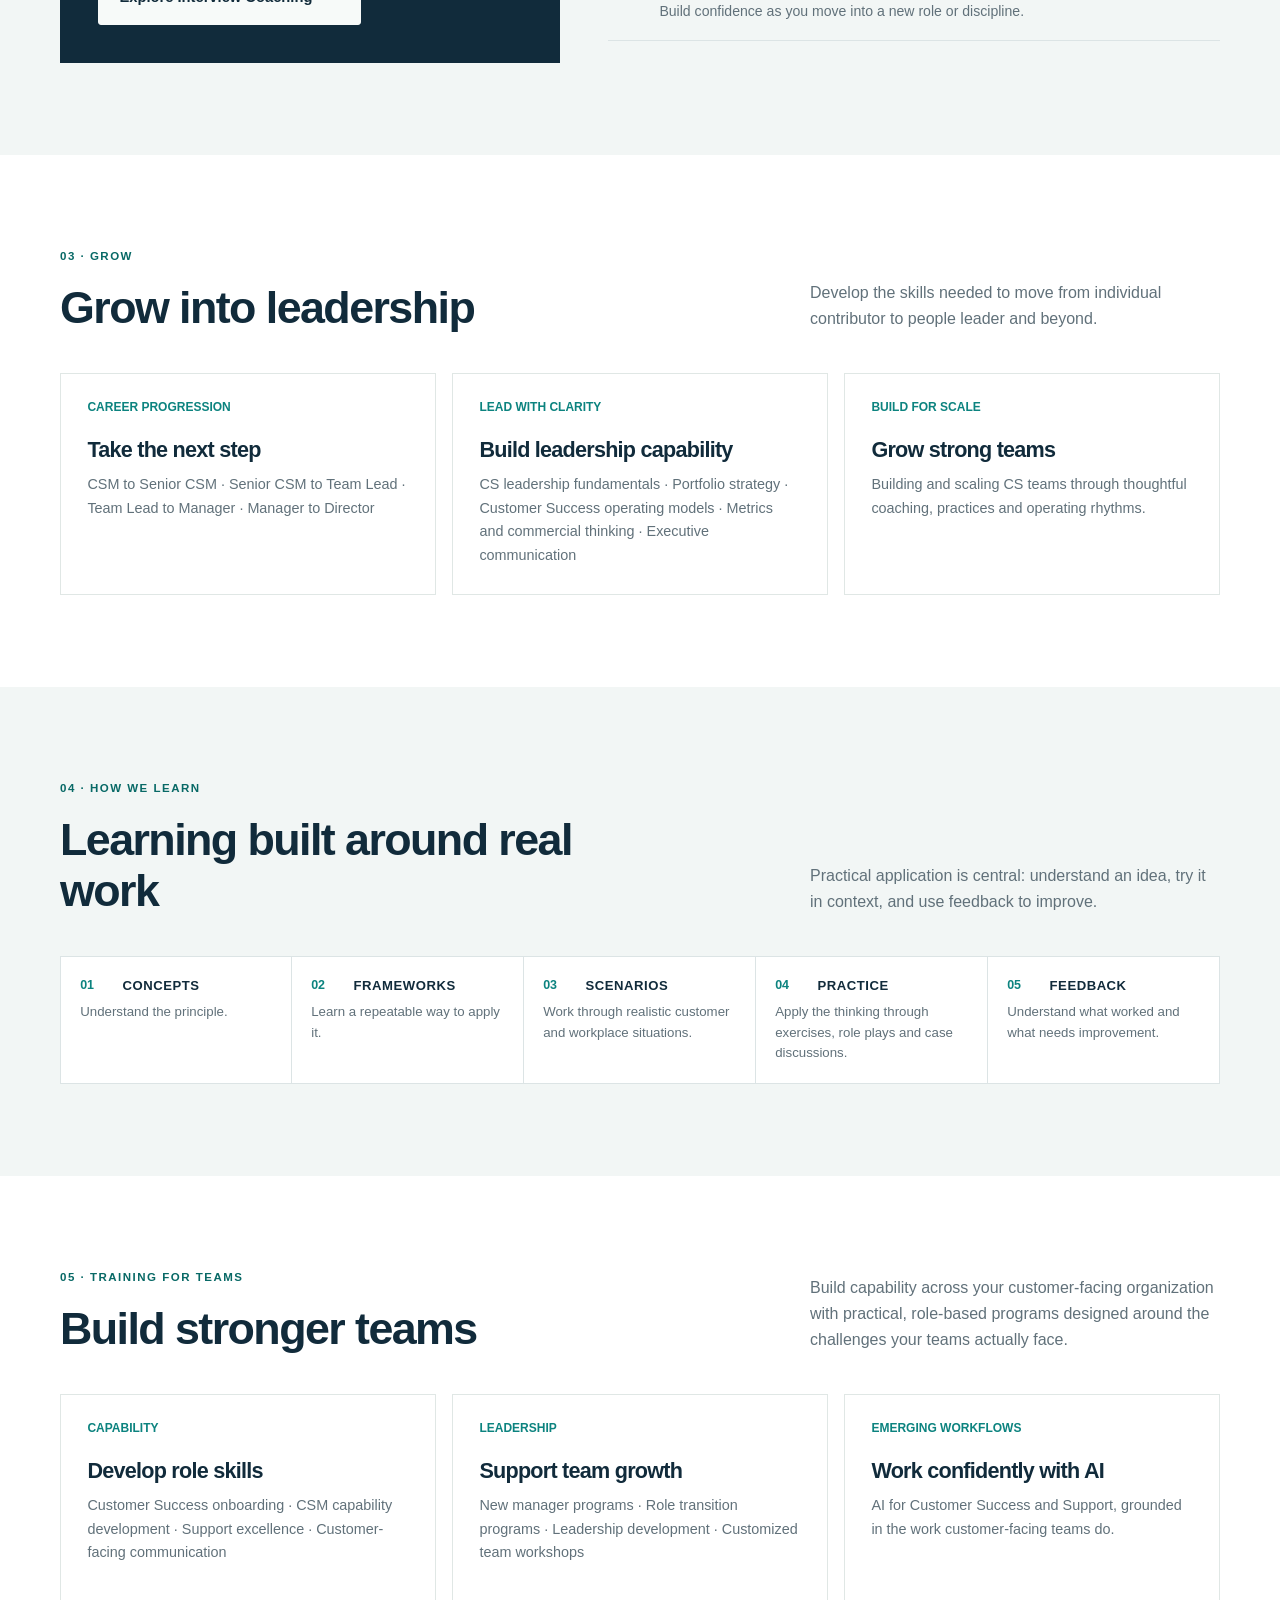
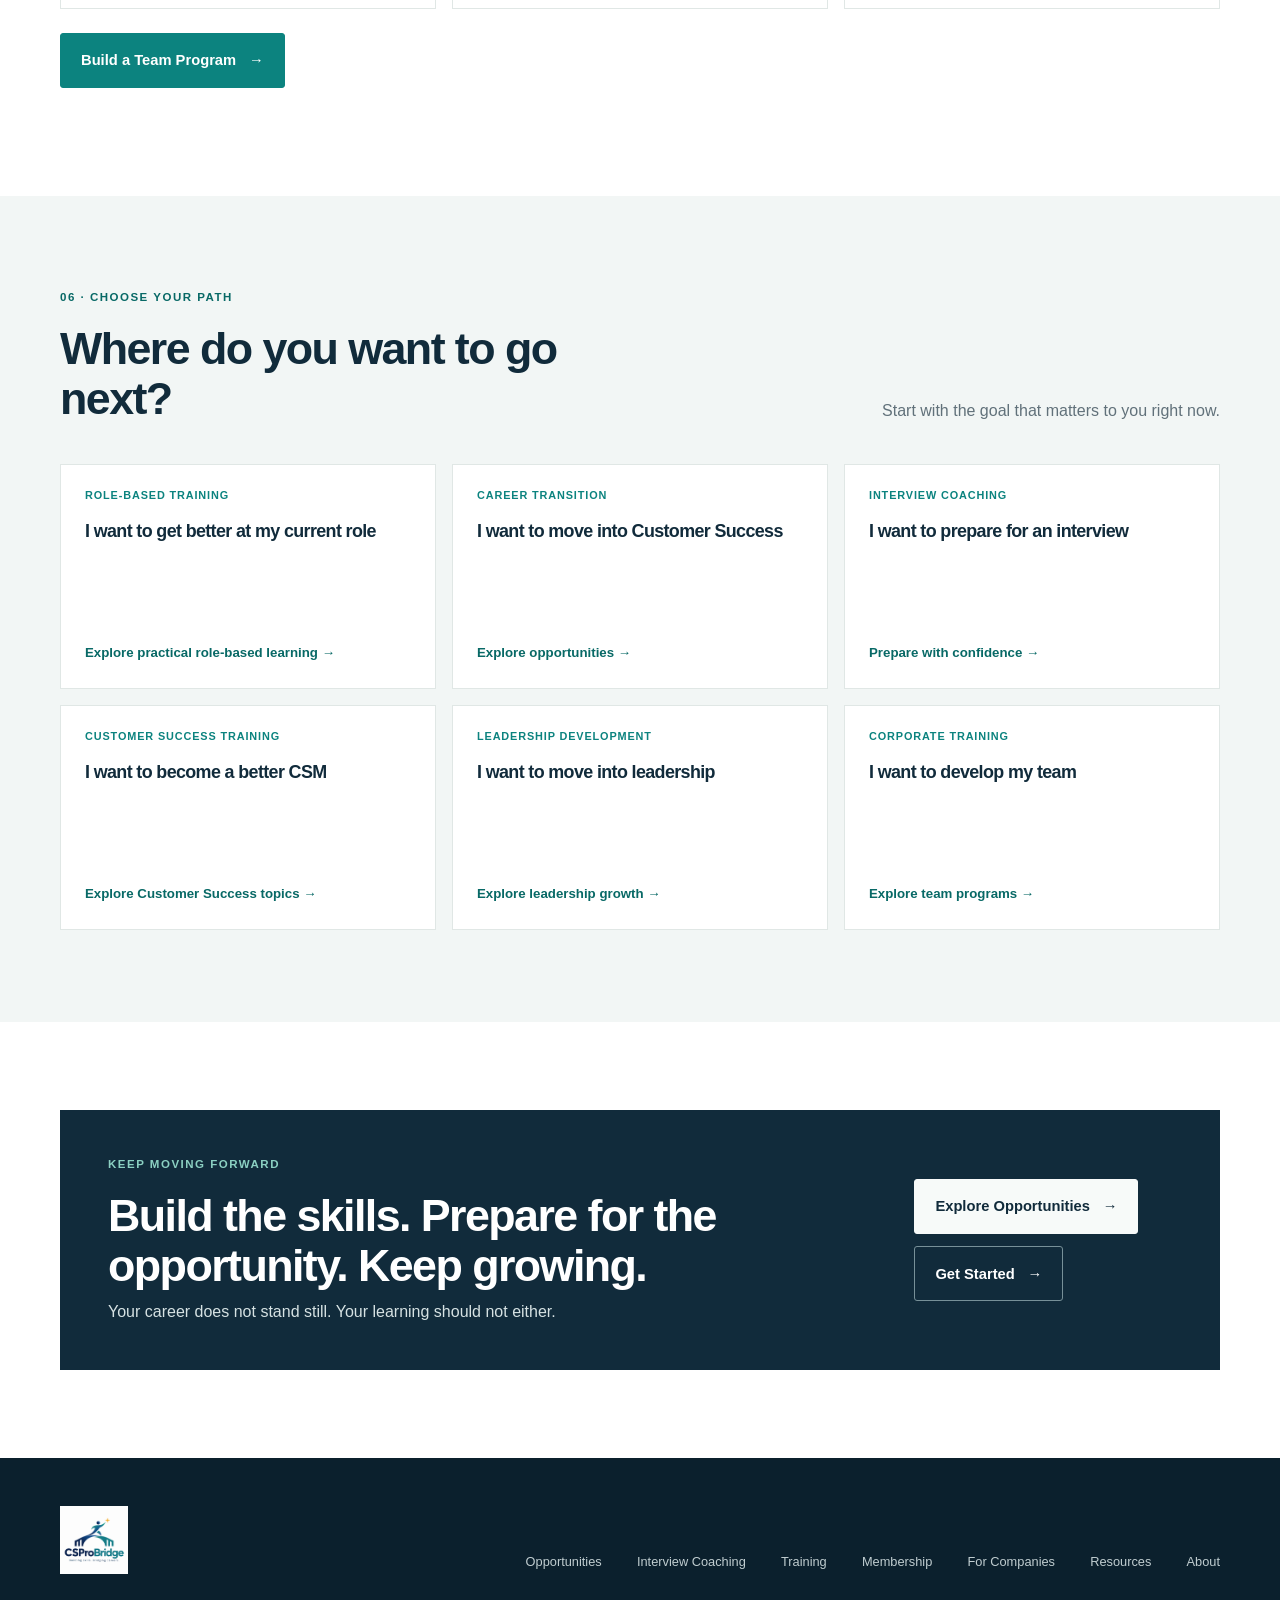
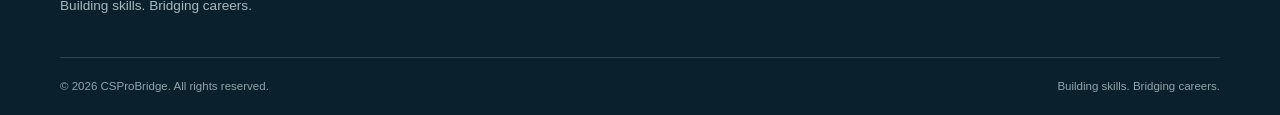
<file: training.html>
<!doctype html>
<html lang="en">
<head>
  <meta charset="utf-8"><meta name="viewport" content="width=device-width, initial-scale=1">
  <meta name="description" content="Practical, role-focused learning and capability development for customer-facing professionals.">
  <title>Training | CSProBridge</title><link rel="stylesheet" href="css/styles.css"><script src="js/main.js" defer></script>
</head>
<body>
<a class="skip-link" href="#main">Skip to content</a>
<header class="site-header"><div class="header-inner"><a class="brand" href="index.html"><img src="assets/images/csprobridge-logo.png" alt="CSProBridge"></a><button class="menu-toggle" type="button" aria-expanded="false" aria-controls="primary-nav"><span class="sr-only">Open navigation</span><span></span><span></span><span></span></button><nav class="primary-nav" id="primary-nav" aria-label="Main navigation"><a href="index.html">Home</a><a href="opportunities.html">Opportunities</a><a href="interview-coaching.html">Interview Coaching</a><a class="active" href="training.html">Training</a><a href="membership.html">Membership</a><a href="companies.html">For Companies</a><a href="resources.html">Resources</a><a href="about.html">About</a><a class="button button-small nav-cta" href="opportunities.html">Explore Opportunities</a></nav></div></header>
<main id="main">
  <section class="page-hero"><div class="wrap"><p class="eyebrow">Learn · Prepare · Grow</p><h1>Build the skills that move your career forward.</h1><p>Practical, role-focused learning for professionals who want to perform better in their current role, prepare for their next one, or build the capabilities needed to grow into leadership.</p><div class="actions"><a class="button" href="#learn">Explore Training <span aria-hidden="true">→</span></a><a class="button button-outline" href="interview-coaching.html">Interview Coaching <span aria-hidden="true">→</span></a></div></div></section>
  <section class="section wrap" id="learn"><div class="section-heading"><div><p class="eyebrow">01 · Learn for your role</p><h2>Learn for your role</h2></div><p>Build practical capabilities that help you perform better in the role you have today.</p></div><div class="service-grid">
    <article class="service-card"><span>01 · CUSTOMER SUCCESS</span><h3>Customer Success</h3><p>Customer onboarding · Time-to-value · Adoption and value realization · Customer intelligence · Health and risk management · Renewals and retention · Expansion · Executive engagement · Customer Success strategy</p></article>
    <article class="service-card"><span>02 · CUSTOMER SUPPORT</span><h3>Customer Support</h3><p>Customer communication · Problem solving · Escalation management · Support excellence · Customer experience · Support-to-Success transition · AI in Support</p></article>
    <article class="service-card"><span>03 · IMPLEMENTATION &amp; ACCOUNT MANAGEMENT</span><h3>Implementation &amp; Account Management</h3><p>Implementation fundamentals · Stakeholder management · Project-to-value transition · Account management · Account growth · Commercial awareness</p></article>
  </div><p class="eyebrow" style="margin-top:1.25rem;letter-spacing:.03em;text-transform:none">Topics can be combined into learning pathways; not every topic is offered as an individual packaged course.</p></section>
  <section class="section section-soft"><div class="wrap"><div class="section-heading"><div><p class="eyebrow">02 · Prepare</p><h2>Prepare for your next role</h2></div><p>Build the confidence and positioning needed to make your next career move.</p></div><div class="company-layout"><div class="company-callout"><span class="eyebrow">Career moves</span><h3>Make your experience count.</h3><p>Practice how you present your strengths and readiness for the role ahead.</p><a class="button button-light" href="interview-coaching.html">Explore Interview Coaching <span aria-hidden="true">→</span></a></div><div class="company-points"><article><span>01</span><div><h3>Interview preparation</h3><p>Mock interviews, role-specific preparation and experience storytelling.</p></div></article><article><span>02</span><div><h3>Professional positioning</h3><p>Resume positioning and a clear narrative for your next step.</p></div></article><article><span>03</span><div><h3>Career transitions</h3><p>Build confidence as you move into a new role or discipline.</p></div></article></div></div></div></section>
  <section class="section wrap" id="leadership"><div class="section-heading"><div><p class="eyebrow">03 · Grow</p><h2>Grow into leadership</h2></div><p>Develop the skills needed to move from individual contributor to people leader and beyond.</p></div><div class="service-grid">
    <article class="service-card"><span>CAREER PROGRESSION</span><h3>Take the next step</h3><p>CSM to Senior CSM · Senior CSM to Team Lead · Team Lead to Manager · Manager to Director</p></article>
    <article class="service-card"><span>LEAD WITH CLARITY</span><h3>Build leadership capability</h3><p>CS leadership fundamentals · Portfolio strategy · Customer Success operating models · Metrics and commercial thinking · Executive communication</p></article>
    <article class="service-card"><span>BUILD FOR SCALE</span><h3>Grow strong teams</h3><p>Building and scaling CS teams through thoughtful coaching, practices and operating rhythms.</p></article>
  </div></section>
  <section class="section section-soft"><div class="wrap"><div class="section-heading"><div><p class="eyebrow">04 · How we learn</p><h2>Learning built around real work</h2></div><p>Practical application is central: understand an idea, try it in context, and use feedback to improve.</p></div><div class="journey-horizontal training-method">
    <div><span>01</span><strong>CONCEPTS</strong><small>Understand the principle.</small></div><div><span>02</span><strong>FRAMEWORKS</strong><small>Learn a repeatable way to apply it.</small></div><div><span>03</span><strong>SCENARIOS</strong><small>Work through realistic customer and workplace situations.</small></div><div><span>04</span><strong>PRACTICE</strong><small>Apply the thinking through exercises, role plays and case discussions.</small></div><div><span>05</span><strong>FEEDBACK</strong><small>Understand what worked and what needs improvement.</small></div>
  </div></div></section>
  <section class="section wrap"><div class="section-heading"><div><p class="eyebrow">05 · Training for teams</p><h2>Build stronger teams</h2></div><p>Build capability across your customer-facing organization with practical, role-based programs designed around the challenges your teams actually face.</p></div><div class="service-grid">
    <article class="service-card"><span>CAPABILITY</span><h3>Develop role skills</h3><p>Customer Success onboarding · CSM capability development · Support excellence · Customer-facing communication</p></article>
    <article class="service-card"><span>LEADERSHIP</span><h3>Support team growth</h3><p>New manager programs · Role transition programs · Leadership development · Customized team workshops</p></article>
    <article class="service-card"><span>EMERGING WORKFLOWS</span><h3>Work confidently with AI</h3><p>AI for Customer Success and Support, grounded in the work customer-facing teams do.</p></article>
  </div><p style="margin-top:1.5rem"><a class="button" href="companies.html">Build a Team Program <span aria-hidden="true">→</span></a></p></section>
  <section class="section section-soft"><div class="wrap"><div class="section-heading"><div><p class="eyebrow">06 · Choose your path</p><h2>Where do you want to go next?</h2></div><p>Start with the goal that matters to you right now.</p></div><div class="service-grid">
    <a class="service-card" href="#learn"><span>ROLE-BASED TRAINING</span><h3>I want to get better at my current role</h3><p>Explore practical role-based learning →</p></a>
    <a class="service-card" href="opportunities.html"><span>CAREER TRANSITION</span><h3>I want to move into Customer Success</h3><p>Explore opportunities →</p></a>
    <a class="service-card" href="interview-coaching.html"><span>INTERVIEW COACHING</span><h3>I want to prepare for an interview</h3><p>Prepare with confidence →</p></a>
    <a class="service-card" href="#learn"><span>CUSTOMER SUCCESS TRAINING</span><h3>I want to become a better CSM</h3><p>Explore Customer Success topics →</p></a>
    <a class="service-card" href="#leadership"><span>LEADERSHIP DEVELOPMENT</span><h3>I want to move into leadership</h3><p>Explore leadership growth →</p></a>
    <a class="service-card" href="companies.html"><span>CORPORATE TRAINING</span><h3>I want to develop my team</h3><p>Explore team programs →</p></a>
  </div></div></section>
  <section class="closing-cta wrap"><div><p class="eyebrow">Keep moving forward</p><h2>Build the skills. Prepare for the opportunity. Keep growing.</h2><p>Your career does not stand still. Your learning should not either.</p></div><div class="actions"><a class="button button-light" href="opportunities.html">Explore Opportunities <span aria-hidden="true">→</span></a><a class="button button-outline" href="interview-coaching.html">Get Started <span aria-hidden="true">→</span></a></div></section>
</main>
<footer class="site-footer"><div class="wrap"><div class="footer-main"><div class="footer-brand"><a class="brand brand-light" href="index.html"><img src="assets/images/csprobridge-logo.png" alt="CSProBridge"></a><p>Building skills. Bridging careers.</p></div><div class="footer-links"><a href="opportunities.html">Opportunities</a><a href="interview-coaching.html">Interview Coaching</a><a href="training.html">Training</a><a href="membership.html">Membership</a><a href="companies.html">For Companies</a><a href="resources.html">Resources</a><a href="about.html">About</a></div></div><div class="footer-bottom"><span>© 2026 CSProBridge. All rights reserved.</span><span>Building skills. Bridging careers.</span></div></div></footer>
</body></html>
</file>
<file: css/styles.css>
:root{--navy:#112b3b;--navy-deep:#0b202d;--teal:#0c837f;--teal-dark:#086966;--ink:#172c38;--muted:#61717a;--line:#dce4e5;--mist:#f2f6f5;--paper:#fff;--sand:#e9eee9;--font-body:'DM Sans',Arial,sans-serif;--font-head:'Manrope','DM Sans',sans-serif}*{box-sizing:border-box}html{scroll-behavior:smooth}body{margin:0;background:var(--paper);color:var(--ink);font:16px/1.65 var(--font-body);-webkit-font-smoothing:antialiased}h1,h2,h3,p{margin-top:0}h1,h2,h3{font-family:var(--font-head);letter-spacing:-.035em;line-height:1.13;color:var(--navy)}h1{font-size:clamp(2.8rem,5.8vw,5.25rem);font-weight:700;margin-bottom:1.4rem}h2{font-size:clamp(2rem,3.5vw,3rem);font-weight:650;margin-bottom:1rem}h3{font-size:1.35rem;font-weight:650;margin-bottom:.65rem}a{color:inherit;text-decoration:none}button,input,select{font:inherit}.wrap{width:min(1160px,calc(100% - 48px));margin-inline:auto}.skip-link{position:absolute;left:1rem;top:-5rem;background:white;padding:.75rem;z-index:20}.skip-link:focus{top:1rem}.sr-only{position:absolute;width:1px;height:1px;padding:0;margin:-1px;overflow:hidden;clip:rect(0,0,0,0);white-space:nowrap;border:0}.site-header{height:82px;border-bottom:1px solid rgba(17,43,59,.09);background:rgba(255,255,255,.96);position:sticky;top:0;z-index:10}.header-inner{width:min(1280px,calc(100% - 48px));height:100%;margin:auto;display:flex;align-items:center;justify-content:space-between;gap:2rem}.brand{display:inline-flex;align-items:center;gap:.65rem;color:var(--navy);font:700 1.1rem var(--font-head);letter-spacing:-.04em;white-space:nowrap}.primary-nav{display:flex;align-items:center;gap:clamp(1rem,2vw,1.75rem);font-size:.85rem;font-weight:600;color:#4d626c}.primary-nav>a:not(.button){transition:color .2s}.primary-nav>a:hover,.primary-nav>a.active{color:var(--teal-dark)}.primary-nav .nav-cta{margin-left:.2rem}.menu-toggle{display:none;background:transparent;border:0;padding:.6rem;cursor:pointer}.menu-toggle span:not(.sr-only){display:block;width:22px;height:2px;background:var(--navy);margin:5px}.button{display:inline-flex;align-items:center;justify-content:center;gap:.8rem;background:var(--teal);border:1px solid var(--teal);color:white;padding:.9rem 1.25rem;font-weight:650;font-size:.92rem;border-radius:3px;transition:background .18s,border .18s,transform .18s}.button:hover{background:var(--teal-dark);border-color:var(--teal-dark);transform:translateY(-1px)}.button-small{padding:.68rem .95rem;font-size:.8rem}.button-outline{color:var(--navy);border-color:#b9c8cb;background:transparent}.button-outline:hover{color:#fff;border-color:var(--teal)}.button-light{background:#f7faf9;color:var(--navy);border-color:#f7faf9}.button-light:hover{background:#dfece9;border-color:#dfece9;color:var(--navy)}.hero{padding-block:92px 104px;display:grid;grid-template-columns:1.08fr .82fr;align-items:center;gap:clamp(3rem,8vw,8rem)}.eyebrow{font-size:.72rem;letter-spacing:.13em;text-transform:uppercase;color:var(--teal-dark);font-weight:700;margin-bottom:1rem}.hero h1{font-size:clamp(2.8rem,5.1vw,4.6rem)}.hero h1 span{color:var(--teal)}.hero-text{font-size:1.08rem;max-width:650px;color:#586a73;line-height:1.75;margin-bottom:1.7rem}.actions{display:flex;flex-wrap:wrap;align-items:center;gap:.75rem}.hero-note{display:flex;align-items:center;gap:.65rem;margin-top:2.3rem;font-size:.8rem;font-weight:650;color:#64767e}.hero-note>span:not(.note-line){color:var(--teal)}.note-line{height:1px;width:30px;background:var(--teal)}.hero-panel{background:var(--navy);color:#fff;padding:2rem 2rem 1.4rem;position:relative;box-shadow:15px 15px 0 #e6efec}.panel-top{display:flex;align-items:center;justify-content:space-between;margin-bottom:1.2rem}.panel-top .eyebrow{color:#9bd0c7;margin:0}.panel-dot{height:8px;width:8px;background:#6fc4b3;border-radius:50%}.journey-step{display:grid;grid-template-columns:42px 1fr 24px;gap:1rem;align-items:center;padding:1.25rem 0;border-top:1px solid rgba(255,255,255,.16)}.step-no{font:600 .75rem var(--font-head);color:#78c3b6}.journey-step strong{font:600 1.02rem var(--font-head);letter-spacing:-.02em}.journey-step p{font-size:.82rem;line-height:1.5;color:#bdcbd0;margin:.25rem 0 0}.step-symbol{color:#7fc9bb;font-size:1.15rem}.panel-foot{display:flex;align-items:center;gap:.75rem;text-transform:uppercase;letter-spacing:.12em;font-size:.62rem;color:#a8bdc3;margin-top:.55rem}.bridge-rule{height:1px;background:#72918f;flex:1}.section{padding-block:92px}.section-soft{background:var(--mist)}.section-heading{display:flex;justify-content:space-between;align-items:end;gap:3rem;margin-bottom:2.5rem}.section-heading h2{max-width:580px;margin:0}.section-heading>p,.section-heading>div+ p,.section-heading>div+div{max-width:410px;color:var(--muted);margin:0}.section-heading>div+div p{margin-bottom:.7rem}.pillar-grid{display:grid;grid-template-columns:repeat(3,1fr);gap:1rem}.pillar-card{background:white;border:1px solid #e2e8e7;padding:1.75rem;min-height:300px;display:flex;flex-direction:column;align-items:flex-start}.pillar-featured{background:var(--navy);border-color:var(--navy);color:#d3e0e2}.pillar-featured h3{color:#fff}.card-index{font-size:.68rem;font-weight:700;letter-spacing:.1em;color:var(--teal-dark)}.pillar-featured .card-index{color:#83cbbd}.pillar-icon{display:grid;place-items:center;width:43px;height:43px;margin:1.4rem 0 1rem;border:1px solid #cae0dc;color:var(--teal);font-size:1.4rem}.pillar-featured .pillar-icon{border-color:#47616b;color:#8ad0c1}.pillar-card h3{font-size:1.4rem}.pillar-card p{color:var(--muted);font-size:.92rem;line-height:1.7;margin-bottom:1.6rem}.pillar-featured p{color:#bdcbd0}.text-link{color:var(--teal-dark);font-size:.87rem;font-weight:700;margin-top:auto}.text-link span{padding-left:.4rem}.pillar-featured .text-link{color:#9bddd0}.journey-section{display:grid;grid-template-columns:.9fr 1fr;gap:clamp(3rem,10vw,9rem);align-items:center}.journey-intro h2{font-size:clamp(2.2rem,4vw,3.25rem)}.journey-intro>p:not(.eyebrow){max-width:480px;color:var(--muted);margin-bottom:1.4rem}.journey-list{border-top:1px solid var(--line)}.journey-list>div{display:grid;grid-template-columns:38px 1fr;gap:.3rem 1rem;padding:1.1rem 0;border-bottom:1px solid var(--line)}.journey-list>div>span{grid-row:span 2;color:var(--teal);font:700 .73rem var(--font-head);padding-top:.2rem}.journey-list strong{font:650 1.02rem var(--font-head);color:var(--navy)}.journey-list small{color:var(--muted);font-size:.84rem}.job-grid{display:grid;grid-template-columns:repeat(3,1fr);gap:1rem}.job-card{background:white;border:1px solid #e0e7e5;padding:1.35rem;display:flex;flex-direction:column;min-height:246px}.job-card:hover{border-color:#a5c7c0}.job-card-top{display:flex;justify-content:space-between;gap:.7rem;align-items:start}.job-card h3{font-size:1.05rem;line-height:1.35;margin-bottom:.3rem}.job-company{font-size:.85rem;color:#60717a;margin-bottom:.9rem}.job-tag{font-size:.66rem;font-weight:700;color:var(--teal-dark);background:#eaf4f1;padding:.25rem .45rem;white-space:nowrap}.job-details{display:flex;flex-wrap:wrap;gap:.4rem .7rem;color:#687981;font-size:.75rem;margin-bottom:1rem}.job-card-foot{border-top:1px solid #edf0ef;padding-top:.8rem;margin-top:auto;display:flex;justify-content:space-between;align-items:center;font-size:.73rem;color:#71818a}.job-card .text-link{font-size:.8rem}.loading-message{color:var(--muted);grid-column:1/-1}.closing-cta{margin-block:88px;background:var(--navy);color:#d6e2e3;padding:2.8rem 3rem;display:flex;align-items:center;justify-content:space-between;gap:2rem}.closing-cta h2{color:white;margin-bottom:.5rem}.closing-cta p:not(.eyebrow){margin:0}.closing-cta .eyebrow{color:#8bd0c2}.site-footer{background:var(--navy-deep);color:#d1dcde;padding:3rem 0 1.2rem}.footer-main{display:flex;justify-content:space-between;gap:2rem;padding-bottom:2.5rem}.brand-light{color:#fff}.footer-brand p{font-size:.85rem;color:#a8b9bd;margin:.75rem 0 0}.footer-links{display:flex;gap:clamp(1rem,3vw,2.2rem);align-items:center;flex-wrap:wrap;font-size:.8rem;color:#c0cdd0}.footer-links a:hover{color:#9ce0d1}.footer-bottom{border-top:1px solid rgba(255,255,255,.15);padding-top:1.2rem;display:flex;justify-content:space-between;color:#91a4aa;font-size:.72rem}.page-hero{background:var(--mist);padding:76px 0 82px}.page-hero h1{font-size:clamp(2.7rem,5vw,4.35rem);max-width:900px}.page-hero p:not(.eyebrow){color:var(--muted);font-size:1.08rem;line-height:1.75;max-width:740px;margin-bottom:1.4rem}.jobs-section{padding-top:68px}.jobs-toolbar{display:flex;justify-content:space-between;align-items:end;margin-bottom:1.3rem}.jobs-toolbar h2{font-size:1.6rem;margin:0 0 .3rem}.jobs-toolbar p{color:var(--muted);margin:0;font-size:.87rem}.sort-control{display:flex;align-items:center;gap:.7rem;color:var(--muted);font-size:.8rem}.sort-control select,.filters input,.filters select{border:1px solid #d5dfdf;background:#fff;padding:.7rem .75rem;color:var(--ink);border-radius:2px;width:100%;font-size:.83rem}.sort-control select{width:auto;min-width:150px}.job-browser{display:grid;grid-template-columns:250px 1fr;gap:2rem;align-items:start}.filters{border:1px solid var(--line);padding:1.2rem;display:flex;flex-direction:column}.filter-heading{display:flex;justify-content:space-between;align-items:center;margin-bottom:1rem}.filter-heading h3{margin:0;font-size:1.15rem}.clear-button{border:0;background:none;color:var(--teal-dark);font-size:.75rem;font-weight:700;cursor:pointer;padding:0}.filters label{font-size:.76rem;font-weight:650;color:#435b65;margin:.75rem 0 .35rem}.filters .search-label{margin-top:0}.search-control{display:flex}.search-control input{min-width:0}.search-button{border:0;background:var(--teal);color:white;width:42px;font-size:1.4rem;cursor:pointer}.results-meta{display:flex;justify-content:space-between;align-items:center;margin-bottom:.75rem;color:#5a6b74;font-size:.83rem}.results-meta p{margin:0;font-weight:600}.results-meta span{font-size:.7rem;color:#75848a}.job-list{display:grid;gap:.75rem}.job-list .job-card{min-height:auto;display:grid;grid-template-columns:1fr auto;gap:0 1rem;padding:1.2rem 1.35rem}.job-list .job-card-top{display:block}.job-list .job-tag{display:inline-block;margin-top:.55rem}.job-list .job-details{grid-column:1;margin:.7rem 0 0}.job-list .job-card-foot{grid-column:2;grid-row:1/3;align-self:center;min-width:92px;border:0;padding:0;display:flex;flex-direction:column;align-items:flex-end;gap:.8rem}.job-list .job-card-foot .posted{font-size:.72rem}.pagination{padding:1.5rem;text-align:center}.pagination .button[hidden]{display:none}.empty-state{padding:3rem 1rem;text-align:center;border:1px dashed #bfcfce;background:#fbfcfb}.empty-state h3{margin-bottom:.6rem}.empty-state p{color:var(--muted)}.inline-cta{display:flex;align-items:center;justify-content:space-between;gap:2rem}.inline-cta h2{margin-bottom:.6rem}.inline-cta p:not(.eyebrow){color:var(--muted);margin-bottom:0}.service-grid{display:grid;grid-template-columns:repeat(3,1fr);gap:1rem}.service-card{padding:1.65rem;background:#fff;border:1px solid #e0e7e5;min-height:215px}.service-card>span{display:block;color:var(--teal);font:700 .75rem var(--font-head);margin-bottom:1.5rem}.service-card p{color:var(--muted);font-size:.9rem;margin:0}.company-layout{display:grid;grid-template-columns:.9fr 1.1fr;gap:3rem}.company-callout{background:var(--navy);padding:2.4rem;color:#d0dddf;align-self:start}.company-callout .eyebrow{color:#8bd0c2}.company-callout h3{color:white;font-size:1.8rem}.company-callout p{margin:0}.company-points article{display:grid;grid-template-columns:35px 1fr;gap:1rem;padding:1.1rem 0;border-bottom:1px solid var(--line)}.company-points article:first-child{padding-top:0}.company-points article>span{color:var(--teal);font:700 .75rem var(--font-head)}.company-points h3{font-size:1.1rem;margin-bottom:.25rem}.company-points p{color:var(--muted);font-size:.88rem;margin:0}.about-content{display:grid;grid-template-columns:.8fr 1.2fr;gap:4rem}.about-content h2{font-size:2.5rem}.about-content>div+div{color:var(--muted);font-size:1.05rem}.journey-horizontal{display:grid;grid-template-columns:repeat(4,1fr);border-top:1px solid var(--line)}.journey-horizontal>div{border-bottom:0;border-right:1px solid var(--line);padding:1rem 1.2rem}.journey-horizontal>div:first-child{padding-left:0}.journey-horizontal>div:last-child{border-right:0}.journey-horizontal>div>span{grid-row:auto}.journey-horizontal strong,.journey-horizontal small{grid-column:1/-1}.journey-horizontal strong{margin:.45rem 0}.journey-horizontal small{line-height:1.5}
@media(max-width:1000px){.primary-nav{gap:.85rem;font-size:.78rem}.primary-nav .nav-cta{padding:.6rem .7rem}.hero{gap:3rem}.hero-panel{padding:1.5rem}.job-grid{grid-template-columns:repeat(2,1fr)}}@media(max-width:800px){.site-header{height:72px}.menu-toggle{display:block;z-index:12}.primary-nav{display:none;position:absolute;top:71px;left:0;right:0;padding:1rem 24px 1.5rem;background:white;border-bottom:1px solid var(--line);box-shadow:0 12px 20px rgba(17,43,59,.08);align-items:stretch;gap:0;flex-direction:column}.primary-nav.open{display:flex}.primary-nav>a:not(.button){padding:.8rem 0;border-bottom:1px solid #edf0ef;font-size:.9rem}.primary-nav .nav-cta{margin-top:1rem;align-self:flex-start}.hero{grid-template-columns:1fr;padding-block:65px 75px;gap:3rem}.hero-panel{max-width:560px;width:100%}.section{padding-block:68px}.section-heading{align-items:start;flex-direction:column;gap:1rem}.pillar-grid,.service-grid{grid-template-columns:repeat(2,1fr)}.journey-section{grid-template-columns:1fr;gap:2rem}.job-browser{grid-template-columns:220px 1fr;gap:1rem}.filters{padding:.9rem}.company-layout,.about-content{grid-template-columns:1fr;gap:2rem}.closing-cta{margin-block:60px;padding:2rem;align-items:flex-start;flex-direction:column}}@media(max-width:600px){.wrap,.header-inner{width:calc(100% - 36px)}h1{font-size:2.65rem}.hero{padding-block:52px 62px}.hero h1{font-size:2.7rem}.hero-text{font-size:1rem}.actions{align-items:stretch;flex-direction:column}.actions .button{width:100%}.hero-note{font-size:.7rem;gap:.45rem}.hero-panel{box-shadow:8px 8px 0 #e6efec;padding:1.3rem}.section{padding-block:58px}.section-heading{margin-bottom:1.6rem}.pillar-grid,.service-grid,.job-grid{grid-template-columns:1fr}.pillar-card{min-height:270px}.journey-section{padding-block:65px}.job-grid{gap:.75rem}.closing-cta{margin-block:50px;width:calc(100% - 36px);padding:1.7rem}.footer-main{flex-direction:column}.footer-links{display:grid;grid-template-columns:repeat(2,1fr);gap:.8rem}.footer-bottom{flex-direction:column;gap:.3rem}.page-hero{padding:55px 0 60px}.page-hero h1{font-size:2.65rem}.page-hero p:not(.eyebrow){font-size:1rem}.jobs-section{padding-top:45px}.jobs-toolbar{align-items:flex-start;flex-direction:column;gap:1rem}.sort-control{width:100%;justify-content:space-between}.job-browser{grid-template-columns:1fr}.filters{display:grid;grid-template-columns:1fr 1fr;gap:0 .65rem}.filter-heading,.search-label,.search-control{grid-column:1/-1}.filter-heading{margin-bottom:.3rem}.job-list .job-card{grid-template-columns:1fr}.job-list .job-card-foot{grid-column:1;grid-row:auto;flex-direction:row;justify-content:space-between;align-items:center;min-width:0;border-top:1px solid #edf0ef;padding-top:.8rem;margin-top:.7rem}.job-list .job-details{grid-column:1}.inline-cta{align-items:flex-start;flex-direction:column}.inline-cta .button{width:100%}.journey-horizontal{grid-template-columns:1fr 1fr}.journey-horizontal>div{border-right:0;border-bottom:1px solid var(--line);padding:1rem .7rem}.journey-horizontal>div:nth-child(odd){padding-left:0}.journey-horizontal>div:nth-child(even){border-left:1px solid var(--line)}.journey-horizontal>div:last-child{border-bottom:0}.about-content h2{font-size:2.1rem}}

.brand{display:inline-flex;align-items:center;flex:0 1 auto;min-width:0}.brand img{display:block;width:58px;height:58px;max-width:100%;object-fit:contain}.footer-brand .brand img{width:68px;height:68px}@media(max-width:800px){.brand img{width:52px;height:52px}}@media(max-width:600px){.brand img{width:48px;height:48px}.footer-brand .brand img{width:60px;height:60px}}
/* Focused refinements for the affected pages */
.closing-cta .button-outline{color:#fff;border-color:#779098}
.closing-cta .button-outline:hover,.closing-cta .button-outline:focus-visible{color:#fff;border-color:var(--teal);background:var(--teal-dark)}
.training-method{grid-template-columns:repeat(5,minmax(0,1fr));gap:0;border-top:0}
.training-method>div{display:grid;grid-template-columns:2rem minmax(0,1fr);align-content:start;gap:.45rem .65rem;padding:1.2rem;border:1px solid var(--line);background:#fff;min-width:0}
.training-method>div+div{border-left:0}
.training-method>div:first-child{padding-left:1.2rem}
.training-method>div:last-child{border-right:1px solid var(--line)}
.training-method>div>span{grid-row:1;color:var(--teal);font:700 .78rem var(--font-head);padding-top:.12rem}
.training-method strong{grid-column:2;margin:.05rem 0;color:var(--navy);font:700 .82rem/1.35 var(--font-head);letter-spacing:.04em}
.training-method small{grid-column:1/-1;color:var(--muted);font-size:.83rem;line-height:1.55}
#learn~.section-soft .service-grid a.service-card{display:flex;flex-direction:column;align-items:flex-start;min-height:225px;padding:1.5rem}
#learn~.section-soft .service-grid a.service-card>span{margin-bottom:1.1rem;font-size:.68rem;letter-spacing:.08em}
#learn~.section-soft .service-grid a.service-card h3{font-size:1.12rem;line-height:1.35;margin:0 0 .65rem}
#learn~.section-soft .service-grid a.service-card p{margin-top:auto;color:var(--teal-dark);font-weight:700;font-size:.83rem}
@media(max-width:1000px){.training-method{grid-template-columns:repeat(3,minmax(0,1fr));gap:.65rem}.training-method>div,.training-method>div+div{border:1px solid var(--line)}.training-method>div:first-child{padding-left:1.2rem}}
@media(max-width:800px){.training-method{grid-template-columns:repeat(2,minmax(0,1fr))}}
@media(max-width:600px){.training-method{grid-template-columns:1fr;gap:.6rem}.training-method>div{grid-template-columns:2rem minmax(0,1fr);padding:1rem}.training-method>div:first-child{padding-left:1rem}}

/* Resources page cards */
.resource-grid{display:grid;grid-template-columns:repeat(3,minmax(0,1fr));gap:1rem;align-items:stretch}
.resource-card{min-width:0;background:#fff;border:1px solid #e0e7e5;padding:1.4rem;display:flex;flex-direction:column;overflow-wrap:anywhere}
.resource-card h3{font-size:1.2rem;line-height:1.3;margin:.8rem 0}
.resource-card>p{color:var(--muted);font-size:.88rem;line-height:1.65;margin:0 0 .8rem}
.resource-best{border-top:1px solid #edf0ef;padding-top:.8rem;margin-top:auto;color:var(--muted);font-size:.82rem}
.resource-best strong{display:block;color:var(--navy);font-size:.75rem;margin-bottom:.25rem}
.resource-best p{margin:0}
.resource-actions{display:flex;flex-wrap:wrap;gap:.55rem;margin-top:1rem;padding-top:1rem;border-top:1px solid #edf0ef}
.resource-actions .button{font-size:.8rem;padding:.72rem .8rem}
.resource-actions .button-outline{background:#fff}
.resource-actions .button-outline:hover,.resource-actions .button-outline:focus-visible{color:var(--navy);background:#fff;border-color:#b9c8cb}
.primary-nav>span.active{color:var(--teal-dark);font-weight:700}
.footer-links>span[aria-current="page"]{color:#9ce0d1}
@media(max-width:1000px){.resource-grid{grid-template-columns:repeat(2,minmax(0,1fr))}}
@media(max-width:600px){.resource-grid{grid-template-columns:1fr}.resource-card{padding:1.25rem}.resource-actions{align-items:stretch;flex-direction:column}.resource-actions .button{width:100%}}
@media(max-width:800px){.primary-nav>span.active{padding:.8rem 0;border-bottom:1px solid #edf0ef;font-size:.9rem}}
</file>
